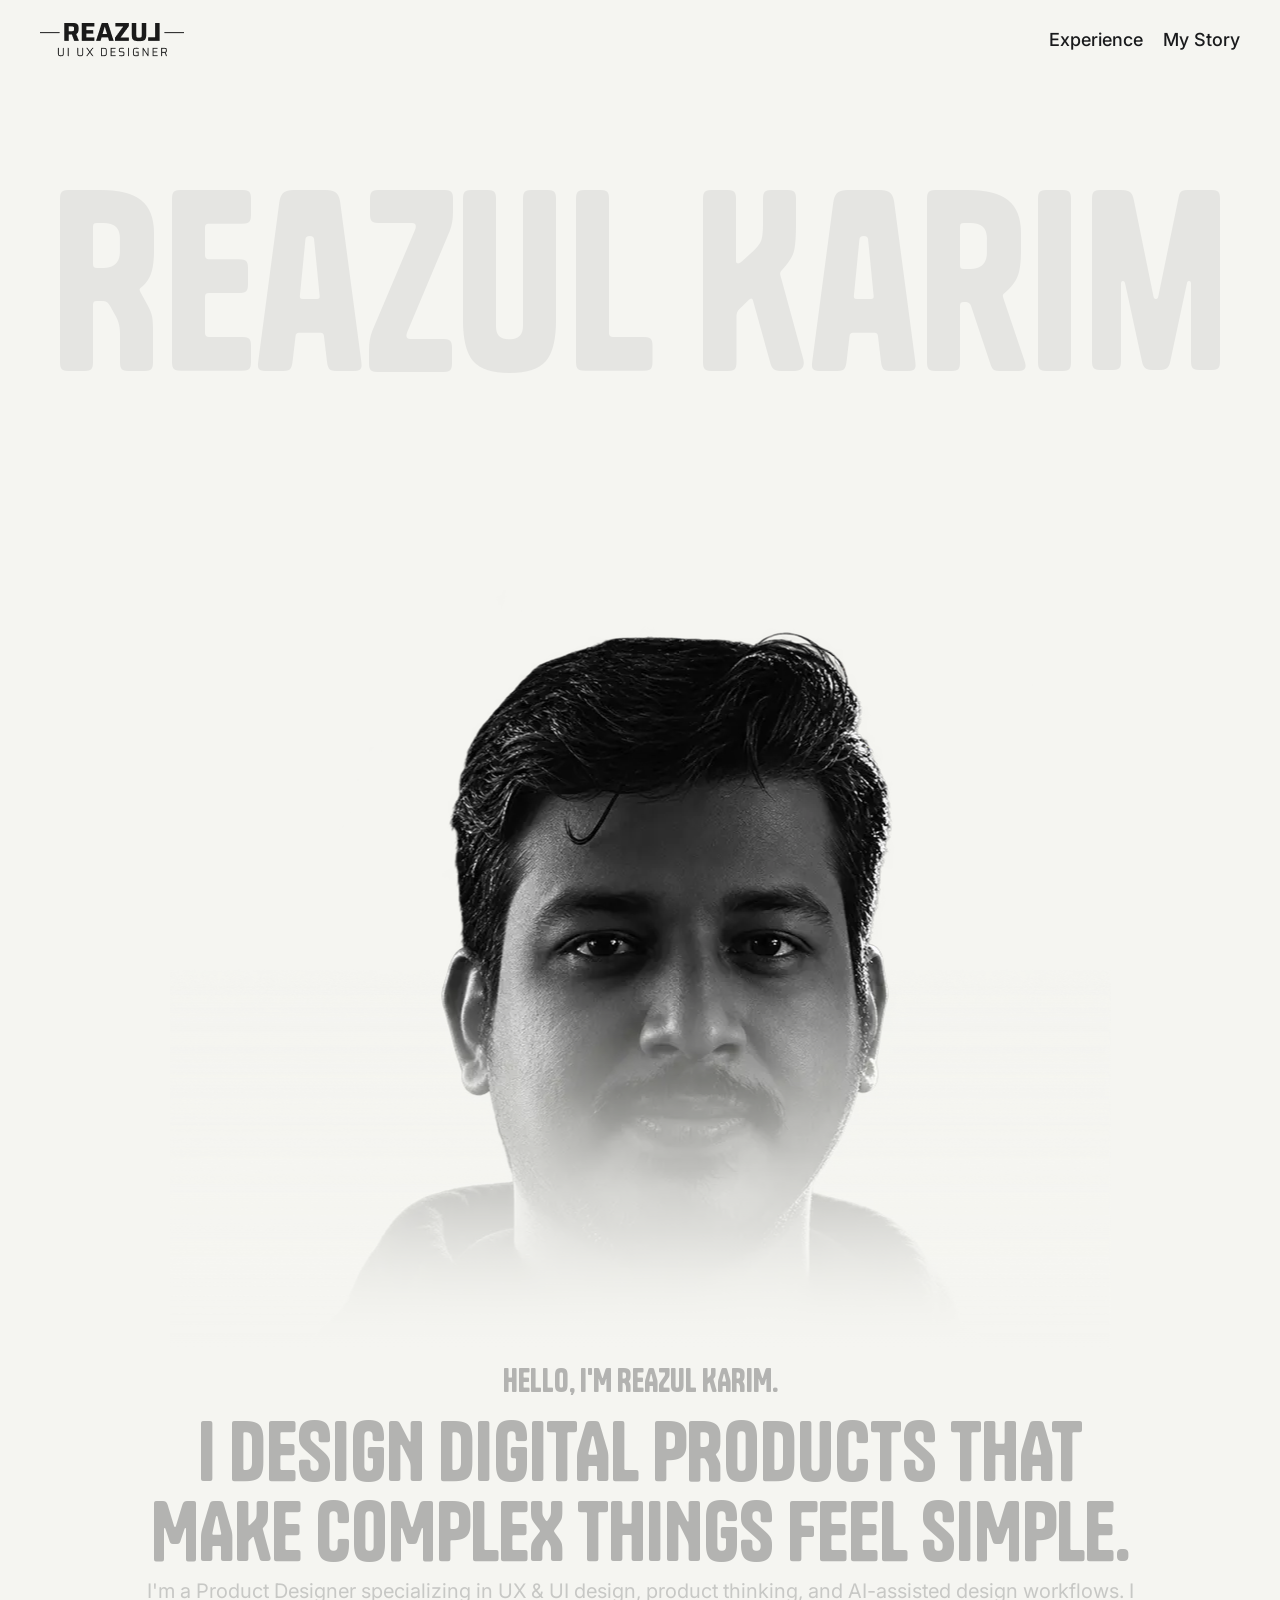
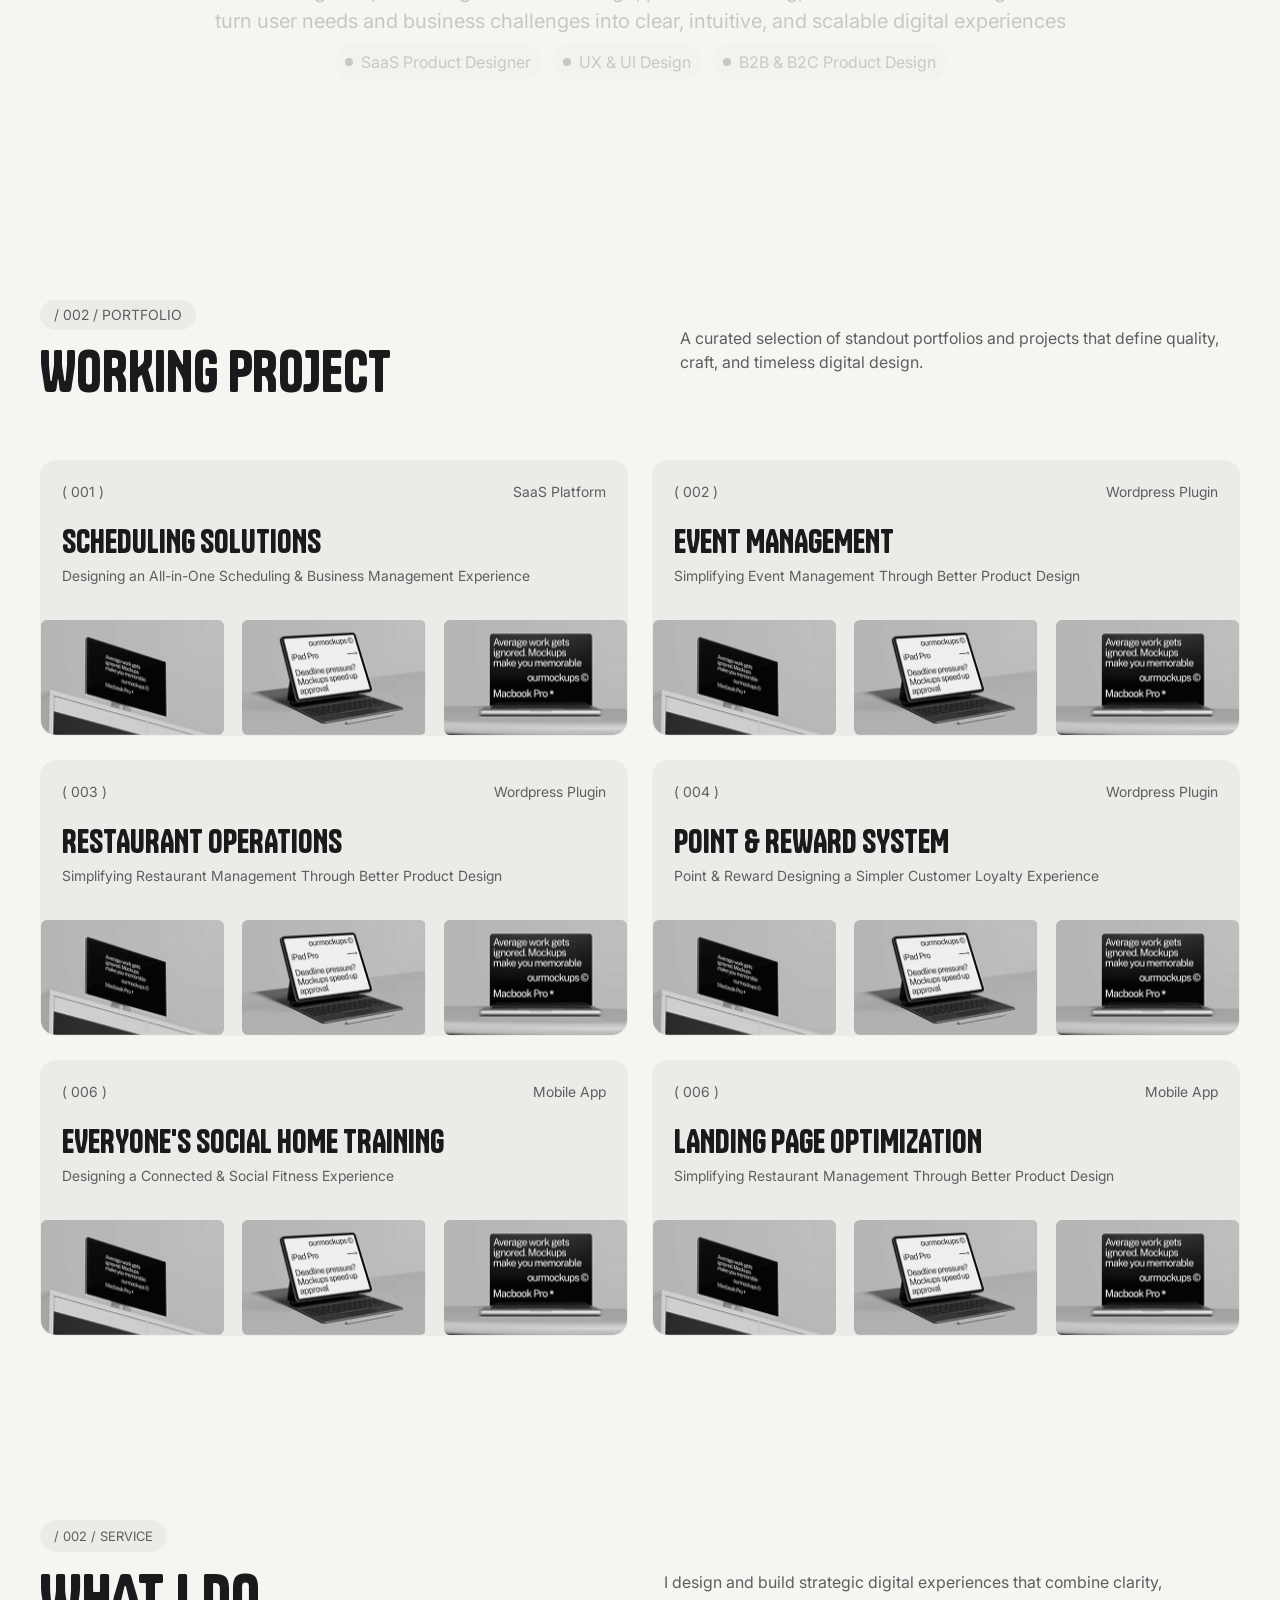
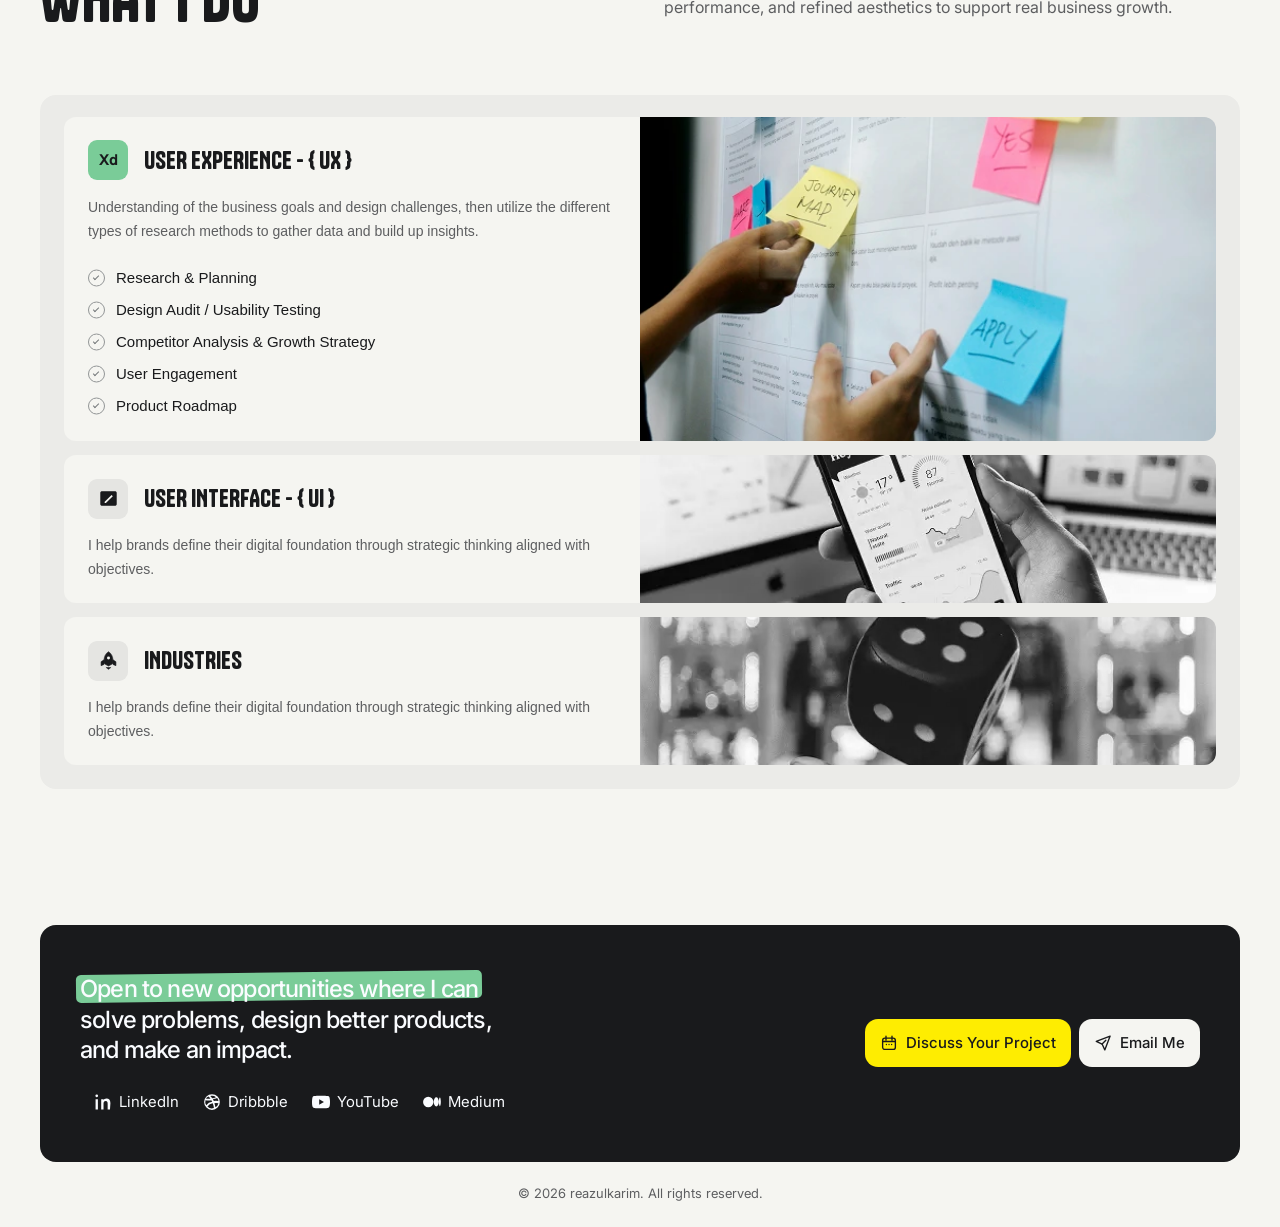
<file: index.html>
<!doctype html>
<html lang="en">
<head>
    <meta charset="utf-8">
    <meta name="viewport" content="width=device-width, initial-scale=1">
    <meta name="theme-color" content="#F5F5F1">
    <title>Reazul Karim | Product Designer | UI UX Designer</title>
    <meta name="description" content="Explore the portfolio of Reazul Karim, a Senior Product Designer specializing in UX/UI, design systems, product thinking, and AI-assisted design workflows.">
    <meta name="keywords" content="Reazul Karim, Product Designer, UX Design, UI Design, Design Systems, Product Thinking, AI-assisted Design Workflows">
    <meta name="author" content="Reazul Karim">
    <meta name="image" content="images/meta_descriptions_image.png">   
    <link rel="icon" type="image/png" href="images/favicon_dark.png">
    <link rel="stylesheet" href="css/style.css">
    <script src="script/main.js" defer></script>
</head>
<body>
    <div class="site-preloader" id="site-preloader" role="status" aria-label="Loading website">
        <div class="site-preloader__inner">
            <div class="site-preloader__services" aria-hidden="true">
                <span class="site-preloader__service">Product Design</span>
                <span class="site-preloader__service">UI UX Design</span>
                <span class="site-preloader__service">AI Automation</span>
            </div>
            <p class="site-preloader__url" aria-hidden="true">www.helloreazul.com</p>
        </div>
    </div>
    <header class="site-header">
        <nav class="navbar container" aria-label="Main navigation">
            <a class="navbar__brand" href="index.html" aria-label="Reazul — Home">
                <img
                    class="navbar__logo"
                    src="images/logo_reazul.png"
                    alt="Reazul — UI UX Designer"
                    width="144"
                    height="34"
                >
            </a>

            <ul class="navbar__menu">
                <li class="navbar__item">
                    <a class="navbar__link" href="experience.html">Experience</a>
                </li>
                <li class="navbar__item">
                    <a class="navbar__link" href="mystory.html">My Story</a>
                </li>
            </ul>
        </nav>
    </header>

    <main>
        <section class="hero-section" aria-labelledby="hero-title">
            <div class="hero-section__visual" aria-hidden="true">
                <p class="hero-section__backdrop-name">Reazul Karim</p>
                <div class="hero-section__portrait">
                    <img
                        class="hero-section__portrait-image"
                        src="images/main_image.webp"
                        alt=""
                        width="941"
                        height="760"
                        fetchpriority="high"
                    >
                    <span class="hero-section__portrait-fade"></span>
                </div>
            </div>

            <div class="hero-section__content container">
                <p class="hero-section__greeting">Hello, I'm Reazul Karim.</p>

                <h1 class="hero-section__title" id="hero-title">
                    I design digital products that make complex things feel simple.
                </h1>

                <p class="hero-section__description">
                    I'm a Product Designer specializing in UX &amp; UI design, product thinking,
                    and AI-assisted design workflows. I turn user needs and business challenges
                    into clear, intuitive, and scalable digital experiences
                </p>

                <ul class="hero-section__tags" aria-label="Areas of expertise">
                    <li class="hero-section__tag">
                        <span class="hero-section__tag-dot" aria-hidden="true"></span>
                        <span>SaaS Product Designer</span>
                    </li>
                    <li class="hero-section__tag">
                        <span class="hero-section__tag-dot" aria-hidden="true"></span>
                        <span>UX &amp; UI Design</span>
                    </li>
                    <li class="hero-section__tag">
                        <span class="hero-section__tag-dot" aria-hidden="true"></span>
                        <span>B2B &amp; B2C Product Design</span>
                    </li>
                </ul>
            </div>
        </section>
    
        <section class="projects-section" id="projects" aria-labelledby="projects-title">
            <div class="projects-section__container container">
                <header class="projects-section__header">
                    <div class="projects-section__heading-group">
                        <p class="projects-section__eyebrow">/ 002 / Portfolio</p>
                        <h2 class="projects-section__title" id="projects-title">Working Project</h2>
                    </div>
                    <p class="projects-section__intro">
                        A curated selection of standout portfolios and projects that define quality,
                        craft, and timeless digital design.
                    </p>
                </header>

                <div class="projects-grid">
                    <a class="project-card" href="project/timetics.html" aria-label="View Scheduling Solutions project">
                        <div class="project-card__content">
                            <div class="project-card__meta">
                                <span>( 001 )</span>
                                <span>SaaS Platform</span>
                            </div>
                            <h3 class="project-card__title">Scheduling Solutions</h3>
                            <p class="project-card__description">Designing an All-in-One Scheduling &amp; Business Management Experience</p>
                        </div>
                        <div class="project-card__gallery" aria-label="Project image previews">
                            <div class="project-card__track">

                            <div class="project-card__slide is-active">
                                <img src="images/project-previews/studio-display.png" alt="Studio display interface mockup" loading="lazy">
                            </div>
                            <div class="project-card__slide">
                                <img src="images/project-previews/ipad.png" alt="Tablet interface mockup" loading="lazy">
                            </div>
                            <div class="project-card__slide">
                                <img src="images/project-previews/macbook.png" alt="Laptop interface mockup" loading="lazy">
                            </div>
                        
                            </div>
                        </div>
                    </a>

                    <a class="project-card" href="project/eventin.html" aria-label="View Event Management project">
                        <div class="project-card__content">
                            <div class="project-card__meta">
                                <span>( 002 )</span>
                                <span>Wordpress Plugin</span>
                            </div>
                            <h3 class="project-card__title">Event Management</h3>
                            <p class="project-card__description">Simplifying Event Management Through Better Product Design</p>
                        </div>
                        <div class="project-card__gallery" aria-label="Project image previews">
                            <div class="project-card__track">

                            <div class="project-card__slide is-active">
                                <img src="images/project-previews/studio-display.png" alt="Studio display interface mockup" loading="lazy">
                            </div>
                            <div class="project-card__slide">
                                <img src="images/project-previews/ipad.png" alt="Tablet interface mockup" loading="lazy">
                            </div>
                            <div class="project-card__slide">
                                <img src="images/project-previews/macbook.png" alt="Laptop interface mockup" loading="lazy">
                            </div>
                        
                            </div>
                        </div>
                    </a>

                    <a class="project-card" href="project/wpcafe.html" aria-label="View Restaurant Operations project">
                        <div class="project-card__content">
                            <div class="project-card__meta">
                                <span>( 003 )</span>
                                <span>Wordpress Plugin</span>
                            </div>
                            <h3 class="project-card__title">Restaurant Operations</h3>
                            <p class="project-card__description">Simplifying Restaurant Management Through Better Product Design</p>
                        </div>
                        <div class="project-card__gallery" aria-label="Project image previews">
                            <div class="project-card__track">

                            <div class="project-card__slide is-active">
                                <img src="images/project-previews/studio-display.png" alt="Studio display interface mockup" loading="lazy">
                            </div>
                            <div class="project-card__slide">
                                <img src="images/project-previews/ipad.png" alt="Tablet interface mockup" loading="lazy">
                            </div>
                            <div class="project-card__slide">
                                <img src="images/project-previews/macbook.png" alt="Laptop interface mockup" loading="lazy">
                            </div>
                        
                            </div>
                        </div>
                    </a>

                    <a class="project-card" href="project/pointics.html" aria-label="View Point and Reward System project">
                        <div class="project-card__content">
                            <div class="project-card__meta">
                                <span>( 004 )</span>
                                <span>Wordpress Plugin</span>
                            </div>
                            <h3 class="project-card__title">Point &amp; Reward System</h3>
                            <p class="project-card__description">Point &amp; Reward Designing a Simpler Customer Loyalty Experience</p>
                        </div>
                        <div class="project-card__gallery" aria-label="Project image previews">
                            <div class="project-card__track">

                            <div class="project-card__slide is-active">
                                <img src="images/project-previews/studio-display.png" alt="Studio display interface mockup" loading="lazy">
                            </div>
                            <div class="project-card__slide">
                                <img src="images/project-previews/ipad.png" alt="Tablet interface mockup" loading="lazy">
                            </div>
                            <div class="project-card__slide">
                                <img src="images/project-previews/macbook.png" alt="Laptop interface mockup" loading="lazy">
                            </div>
                        
                            </div>
                        </div>
                    </a>

                    <a class="project-card" href="project/social-fitness.html" aria-label="View Everyone's Social Home Training project">
                        <div class="project-card__content">
                            <div class="project-card__meta">
                                <span>( 006 )</span>
                                <span>Mobile App</span>
                            </div>
                            <h3 class="project-card__title">Everyone's Social Home Training</h3>
                            <p class="project-card__description">Designing a Connected &amp; Social Fitness Experience</p>
                        </div>
                        <div class="project-card__gallery" aria-label="Project image previews">
                            <div class="project-card__track">

                            <div class="project-card__slide is-active">
                                <img src="images/project-previews/studio-display.png" alt="Studio display interface mockup" loading="lazy">
                            </div>
                            <div class="project-card__slide">
                                <img src="images/project-previews/ipad.png" alt="Tablet interface mockup" loading="lazy">
                            </div>
                            <div class="project-card__slide">
                                <img src="images/project-previews/macbook.png" alt="Laptop interface mockup" loading="lazy">
                            </div>
                        
                            </div>
                        </div>
                    </a>

                    <a class="project-card" href="project/eventin-optimization.html" aria-label="View Landing Page Optimization project">
                        <div class="project-card__content">
                            <div class="project-card__meta">
                                <span>( 006 )</span>
                                <span>Mobile App</span>
                            </div>
                            <h3 class="project-card__title">Landing Page Optimization</h3>
                            <p class="project-card__description">Simplifying Restaurant Management Through Better Product Design</p>
                        </div>
                        <div class="project-card__gallery" aria-label="Project image previews">
                            <div class="project-card__track">

                            <div class="project-card__slide is-active">
                                <img src="images/project-previews/studio-display.png" alt="Studio display interface mockup" loading="lazy">
                            </div>
                            <div class="project-card__slide">
                                <img src="images/project-previews/ipad.png" alt="Tablet interface mockup" loading="lazy">
                            </div>
                            <div class="project-card__slide">
                                <img src="images/project-previews/macbook.png" alt="Laptop interface mockup" loading="lazy">
                            </div>
                        
                            </div>
                        </div>
                    </a>
                </div>
            </div>
        </section>


        <section class="services-section" id="services" aria-labelledby="services-title">
            <div class="services-section__container container">
                <header class="services-section__header">
                    <div class="services-section__heading-group">
                        <p class="services-section__eyebrow">/ 002 / Service</p>
                        <h2 class="services-section__title" id="services-title">What I Do</h2>
                    </div>
                    <p class="services-section__intro">
                        I design and build strategic digital experiences that combine clarity,
                        performance, and refined aesthetics to support real business growth.
                    </p>
                </header>

                <div class="services-accordion" data-service-accordion>
                    <article class="service-item is-expanded">
                        <button class="service-item__toggle" type="button"
                            id="service-ux-trigger" aria-expanded="true"
                            aria-controls="service-ux-panel">
                            <span class="service-item__copy">
                                <span class="service-item__heading">
                                    <span class="service-item__icon service-item__icon--xd" aria-hidden="true">Xd</span>
                                    <span class="service-item__title">User Experience - { UX }</span>
                                </span>
                                <span class="service-item__description">
                                    Understanding of the business goals and design challenges, then utilize the
                                    different types of research methods to gather data and build up insights.
                                </span>
                                <span class="service-item__details" id="service-ux-panel" role="region"
                                    aria-labelledby="service-ux-trigger">
                                    <span class="service-item__detail">Research &amp; Planning</span>
                                    <span class="service-item__detail">Design Audit / Usability Testing</span>
                                    <span class="service-item__detail">Competitor Analysis &amp; Growth Strategy</span>
                                    <span class="service-item__detail">User Engagement</span>
                                    <span class="service-item__detail">Product Roadmap</span>
                                </span>
                            </span>
                            <span class="service-item__media">
                                <img src="images/services/user-experience.webp"
                                    alt="Hands-on user journey mapping and UX research workshop" loading="lazy">
                            </span>
                        </button>
                    </article>

                    <article class="service-item">
                        <button class="service-item__toggle" type="button"
                            id="service-ui-trigger" aria-expanded="false"
                            aria-controls="service-ui-panel">
                            <span class="service-item__copy">
                                <span class="service-item__heading">
                                    <span class="service-item__icon service-item__icon--ui" aria-hidden="true">
                                        <svg viewBox="0 0 24 24" focusable="false">
                                            <path d="M5 4.75h14A1.25 1.25 0 0 1 20.25 6v12A1.25 1.25 0 0 1 19 19.25H5A1.25 1.25 0 0 1 3.75 18V6A1.25 1.25 0 0 1 5 4.75Z"/>
                                            <path class="service-item__icon-mark" d="m8 15.5 7.2-7.2 1.3 1.3-7.2 7.2H8v-1.3Z"/>
                                        </svg>
                                    </span>
                                    <span class="service-item__title">User Interface - { UI }</span>
                                </span>
                                <span class="service-item__description">
                                    I help brands define their digital foundation through strategic thinking aligned
                                    with objectives.
                                </span>
                                <span class="service-item__details" id="service-ui-panel" role="region"
                                    aria-labelledby="service-ui-trigger" aria-hidden="true">
                                    <span class="service-item__detail">Design Thinking</span>
                                    <span class="service-item__detail">Interaction Design</span>
                                    <span class="service-item__detail">Digital Prototyping</span>
                                    <span class="service-item__detail">User Engagement</span>
                                    <span class="service-item__detail">Product Roadmap</span>
                                </span>
                            </span>
                            <span class="service-item__media">
                                <img src="images/services/user-interface.webp"
                                    alt="Mobile application interface displayed on a smartphone" loading="lazy">
                            </span>
                        </button>
                    </article>

                    <article class="service-item">
                        <button class="service-item__toggle" type="button"
                            id="service-industries-trigger" aria-expanded="false"
                            aria-controls="service-industries-panel">
                            <span class="service-item__copy">
                                <span class="service-item__heading">
                                    <span class="service-item__icon service-item__icon--industry" aria-hidden="true">
                                        <svg viewBox="0 0 24 24" focusable="false">
                                            <path d="M12 2.75c-3.1 2.1-4.65 5.2-4.65 9.3v3.2l4.65 2.5 4.65-2.5v-3.2c0-4.1-1.55-7.2-4.65-9.3Z"/>
                                            <path d="m7.35 11.2-3.1 2.1v4.1l3.1-1.3m9.3-4.9 3.1 2.1v4.1l-3.1-1.3M9.3 19.1l2.7 2.15 2.7-2.15" />
                                            <circle cx="12" cy="9.4" r="1.55" class="service-item__icon-cutout"/>
                                        </svg>
                                    </span>
                                    <span class="service-item__title">Industries</span>
                                </span>
                                <span class="service-item__description">
                                    I help brands define their digital foundation through strategic thinking aligned
                                    with objectives.
                                </span>
                                <span class="service-item__details" id="service-industries-panel" role="region"
                                    aria-labelledby="service-industries-trigger" aria-hidden="true">
                                    <span class="service-item__detail">B2B, B2C, B2G Industry</span>
                                    <span class="service-item__detail">E-commerce</span>
                                    <span class="service-item__detail">Real Estate &amp; Construction</span>
                                    <span class="service-item__detail">Finance &amp; Banking</span>
                                    <span class="service-item__detail">Medical &amp; Finance</span>
                                </span>
                            </span>
                            <span class="service-item__media">
                                <img src="images/services/industries.webp"
                                    alt="A dice representing different business industries and opportunities" loading="lazy">
                            </span>
                        </button>
                    </article>
                </div>
            </div>
        </section>

    </main>


        <footer class="site-footer" id="contact" aria-labelledby="footer-title">
            <div class="site-footer__container container">
                <div class="site-footer__panel">
                    <div class="site-footer__main">
                        <h2 class="site-footer__message" id="footer-title">
                            <span class="site-footer__highlight-wrap">
                                <span class="site-footer__highlight">Open to new opportunities where I can</span>
                            </span>
                            <span class="site-footer__message-line">solve problems, design better products,</span>
                            <span class="site-footer__message-line">and make an impact.</span>
                        </h2>

                        <nav class="site-footer__socials" aria-label="Social links">
                            <a class="site-footer__social-link" href="https://www.linkedin.com/" target="_blank" rel="noopener noreferrer" aria-label="LinkedIn">
                                <svg viewBox="0 0 24 24" aria-hidden="true"><path d="M5.2 8.4H2.1V22h3.1V8.4ZM3.65 2a1.8 1.8 0 1 0 0 3.6 1.8 1.8 0 0 0 0-3.6ZM21.9 13.2c0-4.1-2.2-6-5.1-6-2.4 0-3.5 1.3-4.1 2.2V8.4H9.6V22h3.1v-7.5c0-2 .4-3.9 2.9-3.9s2.6 2.3 2.6 4V22h3.1l.6-8.8Z"/></svg>
                                <span>LinkedIn</span>
                            </a>
                            <a class="site-footer__social-link site-footer__social-link--dribbble" href="https://dribbble.com/" target="_blank" rel="noopener noreferrer" aria-label="Dribbble">
                                <svg viewBox="0 0 24 24" aria-hidden="true"><path d="M12 1.5a10.5 10.5 0 1 0 0 21 10.5 10.5 0 0 0 0-21Zm6.9 5.1a8.2 8.2 0 0 1 1.7 4.1 19.2 19.2 0 0 0-6.2-.1 26 26 0 0 0-1.2-2.5 17.2 17.2 0 0 0 5.7-1.5ZM12 3.7a8.3 8.3 0 0 1 5.3 1.9 14.8 14.8 0 0 1-5.1 1.3 36.7 36.7 0 0 0-2.5-3 8.1 8.1 0 0 1 2.3-.2ZM7.5 4.8a31 31 0 0 1 2.4 2.8 25 25 0 0 1-6.2-.2 8.4 8.4 0 0 1 3.8-2.6ZM3.3 9.5c2.4.4 5.1.5 7.8.1.4.7.8 1.4 1.1 2.1a12.4 12.4 0 0 0-7.9 4.5 8.2 8.2 0 0 1-1-6.7Zm2.6 8.5a10.3 10.3 0 0 1 7.1-4.2 26 26 0 0 1 1.5 6.2 8.2 8.2 0 0 1-8.6-2Zm10.7 1.1a29.4 29.4 0 0 0-1.4-5.6 16.9 16.9 0 0 1 5.4.2 8.4 8.4 0 0 1-4 5.4Z"/></svg>
                                <span>Dribbble</span>
                            </a>
                            <a class="site-footer__social-link" href="https://www.youtube.com/" target="_blank" rel="noopener noreferrer" aria-label="YouTube">
                                <svg viewBox="0 0 24 24" aria-hidden="true"><path d="M23.5 6.2a3 3 0 0 0-2.1-2.1C19.5 3.6 12 3.6 12 3.6s-7.5 0-9.4.5A3 3 0 0 0 .5 6.2 31 31 0 0 0 0 12a31 31 0 0 0 .5 5.8 3 3 0 0 0 2.1 2.1c1.9.5 9.4.5 9.4.5s7.5 0 9.4-.5a3 3 0 0 0 2.1-2.1A31 31 0 0 0 24 12a31 31 0 0 0-.5-5.8ZM9.6 15.8V8.2l6.3 3.8-6.3 3.8Z"/></svg>
                                <span>YouTube</span>
                            </a>
                            <a class="site-footer__social-link" href="https://medium.com/" target="_blank" rel="noopener noreferrer" aria-label="Medium">
                                <svg viewBox="0 0 24 24" aria-hidden="true"><path d="M7 5.1a6.9 6.9 0 1 0 0 13.8A6.9 6.9 0 0 0 7 5.1Zm10.7.4c-1.9 0-3.4 2.8-3.4 6.3s1.5 6.3 3.4 6.3 3.4-2.8 3.4-6.3-1.5-6.3-3.4-6.3ZM22.5 6c-.7 0-1.3 2.6-1.3 5.8s.6 5.8 1.3 5.8 1.3-2.6 1.3-5.8S23.2 6 22.5 6Z"/></svg>
                                <span>Medium</span>
                            </a>
                        </nav>
                    </div>

                    <div class="site-footer__actions">
                        <button class="site-footer__button site-footer__button--primary" type="button" data-open-booking aria-haspopup="dialog" aria-controls="booking-modal">
                            <svg viewBox="0 0 24 24" aria-hidden="true"><rect x="3.5" y="5.5" width="17" height="15" rx="3"/><path d="M8 3v5m8-5v5M3.5 10h17"/><path d="M8.5 14h.01m3.5 0h.01m3.5 0h.01"/></svg>
                            <span>Discuss Your Project</span>
                        </button>
                        <a class="site-footer__button site-footer__button--secondary" href="mailto:" aria-label="Email me">
                            <svg viewBox="0 0 24 24" aria-hidden="true"><path d="m21.5 2.8-7.1 18.4-3.6-7.8-7.8-3.6 18.5-7Z"/><path d="m10.8 13.4 5-5"/></svg>
                            <span>Email Me</span>
                        </a>
                    </div>
                </div>
                <p class="site-footer__copyright">© 2026 reazulkarim. All rights reserved.</p>
            </div>
        </footer>

        <dialog class="booking-modal" id="booking-modal" aria-labelledby="booking-modal-title">
            <div class="booking-modal__panel">
                <div class="booking-modal__header">
                    <div>
                        <p class="booking-modal__eyebrow">LET'S CONNECT</p>
                        <h2 class="booking-modal__title" id="booking-modal-title">Discuss Your Project</h2>
                    </div>
                    <button class="booking-modal__close" type="button" data-close-booking aria-label="Close booking window">
                        <svg viewBox="0 0 24 24" aria-hidden="true"><path d="m6 6 12 12M18 6 6 18"/></svg>
                    </button>
                </div>
                <div class="booking-modal__content">
                    <div class="timetics-inline-embed" data-url="https://app.timetics.ai/helloreazul/book-a-meeting-with-reazul/embed?bc=%23FFFFFF&tc=%2371717A&bndc=%233B82F6" defaultHeight="500px"></div>
<script type="text/javascript" src="https://app.timetics.ai/script/embed.js" async></script>
                    <a class="booking-modal__fallback-link" href="https://app.timetics.ai/helloreazul/book-a-meeting-with-reazul" target="_blank" rel="noopener noreferrer">Having trouble viewing the booking form? Open it in a new tab <span aria-hidden="true">↗</span></a>
                </div>
            </div>
        </dialog>


</body>
</html>
</file>
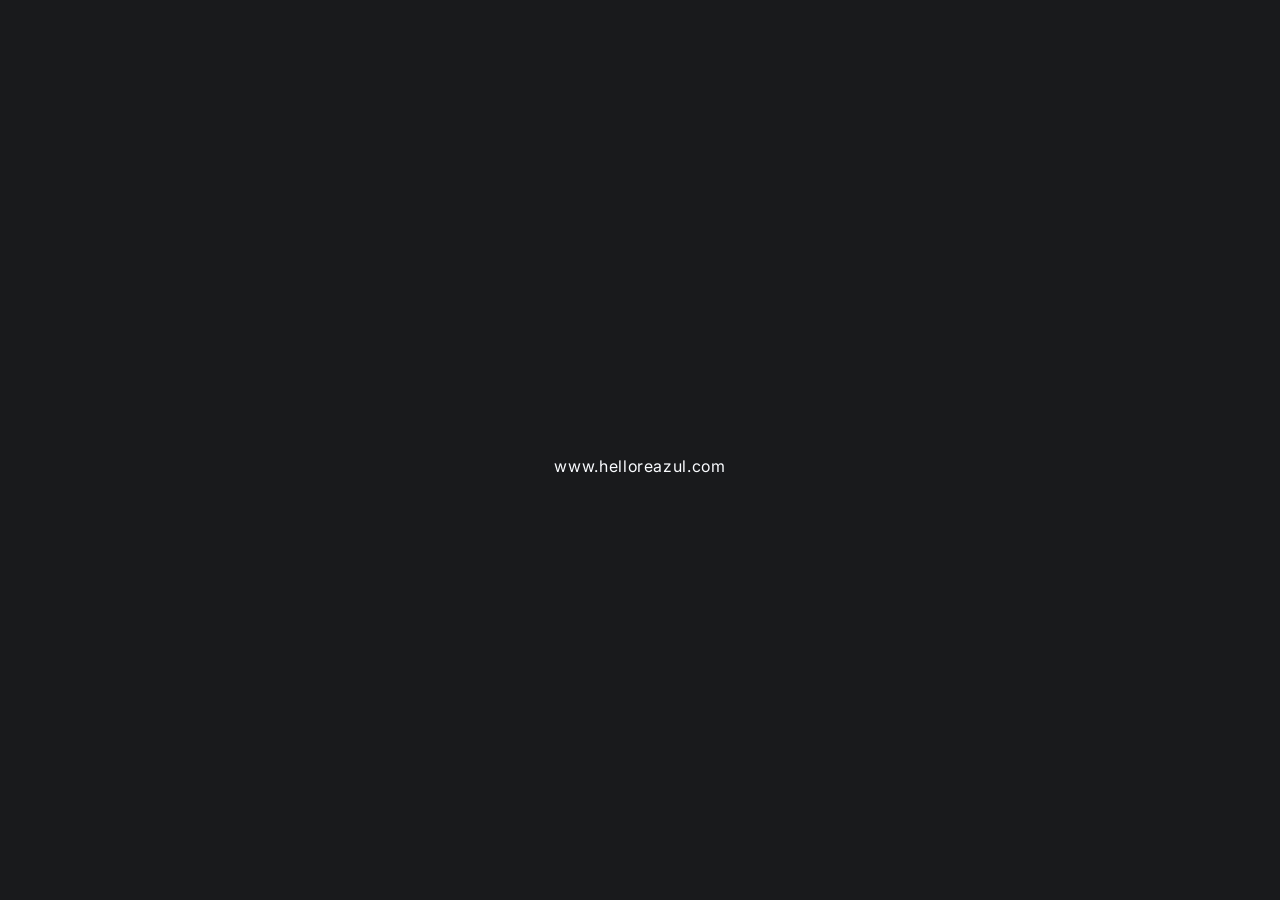
<file: mystory.html>
<!doctype html>
<html lang="en">
<head>
    <meta charset="utf-8">
    <meta name="viewport" content="width=device-width, initial-scale=1">
    <meta name="theme-color" content="#F5F5F1">
    <title>My Story | Reazul Karim — Product Designer</title>
    <meta name="description" content="Get to know Reazul Karim, a Product Designer focused on user-centered thinking, product strategy, and thoughtful digital experiences.">
    <meta name="author" content="Reazul Karim">
    <link rel="icon" type="image/png" href="images/favicon_dark.png">
    <link rel="stylesheet" href="css/style.css">
    <script src="script/main.js" defer></script>
</head>
<body class="mystory-page">
    <div class="site-preloader" id="site-preloader" role="status" aria-label="Loading website">
        <div class="site-preloader__inner">
            <div class="site-preloader__services" aria-hidden="true">
                <span class="site-preloader__service">Product Design</span>
                <span class="site-preloader__service">UI UX Design</span>
                <span class="site-preloader__service">AI Automation</span>
            </div>
            <p class="site-preloader__url" aria-hidden="true">www.helloreazul.com</p>
        </div>
    </div>

    <header class="site-header">
        <nav class="navbar container" aria-label="Main navigation">
            <a class="navbar__brand" href="index.html" aria-label="Reazul — Home">
                <img class="navbar__logo" src="images/logo_reazul.png" alt="Reazul — UI UX Designer" width="144" height="34">
            </a>
            <ul class="navbar__menu">
                <li class="navbar__item"><a class="navbar__link" href="experience.html">Experience</a></li>
                <li class="navbar__item"><a class="navbar__link" href="mystory.html" aria-current="page">My Story</a></li>
            </ul>
        </nav>
    </header>

    <main class="mystory-main">
        <div class="mystory-layout container">
            <aside class="mystory-profile" aria-label="Reazul Karim profile">
                <div class="mystory-profile__portrait-wrap">
                    <img class="mystory-profile__portrait" src="images/reazulkarim.webp" alt="Portrait of Reazul Karim" width="336" height="336">
                </div>
                <div class="mystory-profile__details">
                    <h1 class="mystory-profile__name">Reazul Karim</h1>
                    <p class="mystory-profile__description">A Product Designer who has design ne innovative solution</p>
                    <nav class="mystory-socials" aria-label="Social and professional links">
                        <a class="mystory-social" href="https://drive.google.com/file/d/1j3QwhcSVLlYdKYgDthJLpS2t5wWFf8ce/view" target="_blank" rel="noopener noreferrer" aria-label="Download My Resume" data-tooltip="Download My Resume">
                            <svg viewBox="0 0 24 24" aria-hidden="true"><path d="M12 3v11m0 0 4-4m-4 4-4-4M5 17v3h14v-3"/></svg>
                        </a>
                        <a class="mystory-social" href="https://www.linkedin.com/in/helloreazul/" target="_blank" rel="noopener noreferrer" aria-label="Connect on LinkedIn" data-tooltip="Connect on LinkedIn">
                            <svg viewBox="0 0 24 24" aria-hidden="true"><path d="M5.2 8.4H2.1V22h3.1V8.4ZM3.65 2a1.8 1.8 0 1 0 0 3.6 1.8 1.8 0 0 0 0-3.6ZM21.9 13.2c0-4.1-2.2-6-5.1-6-2.4 0-3.5 1.3-4.1 2.2V8.4H9.6V22h3.1v-7.5c0-2 .4-3.9 2.9-3.9s2.6 2.3 2.6 4V22h3.1l.6-8.8Z"/></svg>
                        </a>
                        <a class="mystory-social" href="https://x.com/helloreazul" target="_blank" rel="noopener noreferrer" aria-label="Use the provided X profile" data-tooltip="Use the provided X profile">
                            <svg viewBox="0 0 24 24" aria-hidden="true"><path d="M18.9 2H22l-6.8 7.8L23.2 22h-6.3L12 14.6 5.6 22H2.4l7.3-8.4L1.9 2h6.5l4.5 6.7L18.9 2Zm-1.1 18h1.7L7.4 3.9H5.6L17.8 20Z"/></svg>
                        </a>
                        <a class="mystory-social" href="https://www.facebook.com/helloreazul/" target="_blank" rel="noopener noreferrer" aria-label="Use the provided Facebook profile" data-tooltip="Use the provided Facebook profile">
                            <svg viewBox="0 0 24 24" aria-hidden="true"><path d="M13.5 22v-9h3l.5-3.5h-3.5V7.3c0-1 .3-1.7 1.8-1.7h1.9V2.5c-.9-.1-1.8-.2-2.7-.2-2.7 0-4.6 1.6-4.6 4.7v2.5H7v3.5h2.9v9h3.6Z"/></svg>
                        </a>
                        <a class="mystory-social" href="https://dribbble.com/helloreazul/" target="_blank" rel="noopener noreferrer" aria-label="Explore My Dribbble" data-tooltip="Explore My Dribbble">
                            <svg viewBox="0 0 24 24" aria-hidden="true"><path d="M12 1.5a10.5 10.5 0 1 0 0 21 10.5 10.5 0 0 0 0-21Zm6.9 5.1a8.2 8.2 0 0 1 1.7 4.1 19.2 19.2 0 0 0-6.2-.1 26 26 0 0 0-1.2-2.5 17.2 17.2 0 0 0 5.7-1.5ZM12 3.7a8.3 8.3 0 0 1 5.3 1.9 14.8 14.8 0 0 1-5.1 1.3 36.7 36.7 0 0 0-2.5-3 8.1 8.1 0 0 1 2.3-.2ZM7.5 4.8a31 31 0 0 1 2.4 2.8 25 25 0 0 1-6.2-.2 8.4 8.4 0 0 1 3.8-2.6ZM3.3 9.5c2.4.4 5.1.5 7.8.1.4.7.8 1.4 1.1 2.1a12.4 12.4 0 0 0-7.9 4.5 8.2 8.2 0 0 1-1-6.7Zm2.6 8.5a10.3 10.3 0 0 1 7.1-4.2 26 26 0 0 1 1.5 6.2 8.2 8.2 0 0 1-8.6-2Zm10.7 1.1a29.4 29.4 0 0 0-1.4-5.6 16.9 16.9 0 0 1 5.4.2 8.4 8.4 0 0 1-4 5.4Z"/></svg>
                        </a>
                        <span class="mystory-social mystory-social--unavailable" tabindex="0" role="img" aria-label="Explore My Figma — profile link not found in the project" data-tooltip="Explore My Figma">
                            <svg viewBox="0 0 24 24" aria-hidden="true"><path d="M8 2h8a4 4 0 0 1 0 8h-4a4 4 0 0 1 0 8h-4a4 4 0 0 1 0-8h4a4 4 0 0 1 0-8Zm0 0a4 4 0 0 0 0 8h4V2H8Zm8 8a4 4 0 1 0 0 8 4 4 0 0 0 0-8Zm-8 8a4 4 0 0 0 0 8h4v-8H8Z"/></svg>
                        </span>
                        <a class="mystory-social" href="https://helloreazul.medium.com/" target="_blank" rel="noopener noreferrer" aria-label="Medium Articles" data-tooltip="Medium Articles">
                            <svg viewBox="0 0 24 24" aria-hidden="true"><path d="M7 5.1a6.9 6.9 0 1 0 0 13.8A6.9 6.9 0 0 0 7 5.1Zm10.7.4c-1.9 0-3.4 2.8-3.4 6.3s1.5 6.3 3.4 6.3 3.4-2.8 3.4-6.3-1.5-6.3-3.4-6.3ZM22.5 6c-.7 0-1.3 2.6-1.3 5.8s.6 5.8 1.3 5.8 1.3-2.6 1.3-5.8S23.2 6 22.5 6Z"/></svg>
                        </a>
                    </nav>
                </div>
            </aside>

            <div class="mystory-content" id="mystory-content" tabindex="0" aria-label="My Story content">
                <section class="mystory-section mystory-intro" aria-labelledby="mystory-intro-title">
                    <h2 class="mystory-heading" id="mystory-intro-title">Design with purpose. Build with clarity.</h2>
                    <div class="mystory-copy">
                        <p>I turn complex problems into simple, meaningful digital experiences. I combine user needs, thoughtful design, and business goals to create products that are intuitive and easy to use.</p>
                        <p class="mystory-copy__lead">Hey, I’m Reazul Karim</p>
                        <p>I’m a Product Designer with 5 years of experience creating user-friendly digital products. I enjoy solving problems, exploring ideas, &amp; turning them into experiences people love to use.</p>
                    </div>
                </section>

                <section class="mystory-section" aria-labelledby="mystory-experience-title">
                    <h2 class="mystory-heading" id="mystory-experience-title">Experience</h2>
                    <div class="mystory-timeline">
                        <article class="mystory-timeline__item"><p class="mystory-timeline__date">2023 — Running</p><div><h3>Senior Product Designer at Arraytice</h3><p>Software Development</p></div></article>
                        <article class="mystory-timeline__item"><p class="mystory-timeline__date">2021 — 2023</p><div><h3>Senior UIUX Designer at Pixency</h3><p>Design Agency</p></div></article>
                        <article class="mystory-timeline__item"><p class="mystory-timeline__date">2021 — 2023</p><div><h3>Project Instructor at LEDP and LICT</h3><p>Bangladesh Govt. Project</p></div></article>
                        <article class="mystory-timeline__item"><p class="mystory-timeline__date">2021 — 2023</p><div><h3>Software QA Engineer at Isoft</h3><p>Software Development</p></div></article>
                    </div>
                </section>

                <section class="mystory-section" aria-labelledby="mystory-bring-title">
                    <h2 class="mystory-heading" id="mystory-bring-title">What I Bring to a Product</h2>
                    <div class="mystory-copy mystory-process">
                        <p>I believe good product design starts with understanding the problem and exploring practical solutions. I follow a structured design process, combining research, strategy, creativity, and collaboration to create intuitive experiences that solve real problems.</p>
                        <ol>
                            <li><strong>Research &amp; Discovery</strong> <span>(Discover)</span></li>
                        </ol><p>Understanding user needs, business goals, market opportunities, and existing challenges to identify the right problems to solve.</p>
                        <ol start="2"><li><strong>Product Thinking &amp; Strategy</strong> <span>(Define)</span></li></ol>
                        <p>Defining problems, mapping user journeys, exploring opportunities, and aligning product decisions with user needs and business objectives.</p>
                        <ol start="3"><li><strong>Ideation &amp; AI-Assisted Exploration</strong> <span>(Explore)</span></li></ol>
                        <p>Exploring creative concepts, generating ideas, and using AI-assisted tools to speed up ideation and discover practical design solutions.</p>
                        <ol start="4"><li><strong>UX/UI &amp; Interaction Design</strong> <span>(Design)</span></li></ol>
                        <p>Creating information architecture, user flows, wireframes, high-fidelity interfaces, and interactive prototypes that deliver intuitive experiences.</p>
                        <ol start="5"><li><strong>Design Systems &amp; Validation</strong> <span>(Validate)</span></li></ol>
                        <p>Building reusable components, consistent design patterns, and scalable design systems while validating ideas through feedback and usability reviews.</p>
                        <ol start="6"><li><strong>Collaboration &amp; Delivery</strong> <span>(Deliver)</span></li></ol>
                        <p>Working closely with developers, product managers, and stakeholders to refine designs, ensure technical feasibility, and deliver implementation-ready solutions.</p>
                    </div>
                </section>

                <section class="mystory-section" aria-labelledby="mystory-skills-title">
                    <h2 class="mystory-heading" id="mystory-skills-title">Core Design Skills</h2>
                    <div class="mystory-skill-group">
                        <h3>Design Processes</h3>
                        <ul class="mystory-tags">
                            <li>Design Thinking</li><li>Double Diamond</li><li>Agile UX</li><li>User-Centered Design</li><li>Hooked Model</li><li>The Fogg Behavior Model</li>
                        </ul>
                    </div>
                    <div class="mystory-skill-group">
                        <h3>Tools</h3>
                        <ul class="mystory-tags">
                            <li>Figma</li><li>FigJam</li><li>Photoshop</li><li>Illustrator</li><li>ChatGPT</li><li>Claude</li><li>Notion</li><li>Jira</li><li>Clickup</li>
                        </ul>
                    </div>
                </section>

                <section class="mystory-section" aria-labelledby="mystory-education-title">
                    <h2 class="mystory-heading" id="mystory-education-title">Education &amp; Certifications</h2>
                    <div class="mystory-education">
                        <article><h3>Interaction-Design (IDF)</h3><p>Software Development</p></article>
                        <article><h3>Coursera (Google)</h3><p>Software Development</p></article>
                        <article><h3>Millionframes</h3><p>Software Development</p></article>
                        <article><h3>Shanto-Mariam University of Creative Technology</h3><p>Graphic Design &amp; Multimedia</p></article>
                    </div>
                </section>

                <section class="mystory-section mystory-connect" aria-labelledby="mystory-connect-title">
                    <h2 class="mystory-heading" id="mystory-connect-title">Let's connect</h2>
                    <div class="mystory-copy">
                        <p class="mystory-copy__lead">Have a product challenge in mind?</p>
                        <p>I'm open to connecting with product teams, recruiters, and people building useful digital experiences. If you're looking for a designer who combines user-centered thinking, product design, and technical awareness</p>
                    </div>
                    <button class="mystory-talk-button" type="button" data-open-booking aria-haspopup="dialog" aria-controls="booking-modal">
                        <svg viewBox="0 0 24 24" aria-hidden="true"><rect x="3.5" y="5.5" width="17" height="15" rx="3"/><path d="M8 3v5m8-5v5M3.5 10h17"/><path d="M8.5 14h.01m3.5 0h.01m3.5 0h.01"/></svg>
                        <span>Let's Talk</span>
                    </button>
                </section>
            </div>
        </div>
    </main>

    <dialog class="booking-modal" id="booking-modal" aria-labelledby="booking-modal-title">
        <div class="booking-modal__panel">
            <div class="booking-modal__header">
                <div><p class="booking-modal__eyebrow">LET'S CONNECT</p><h2 class="booking-modal__title" id="booking-modal-title">Discuss Your Project</h2></div>
                <button class="booking-modal__close" type="button" data-close-booking aria-label="Close booking window"><svg viewBox="0 0 24 24" aria-hidden="true"><path d="m6 6 12 12M18 6 6 18"/></svg></button>
            </div>
            <div class="booking-modal__content">
                <div class="timetics-inline-embed" data-url="https://app.timetics.ai/helloreazul/book-a-meeting-with-reazul/embed?bc=%23FFFFFF&amp;tc=%2371717A&amp;bndc=%233B82F6" defaultHeight="500px"></div>
                <a class="booking-modal__fallback-link" href="https://app.timetics.ai/helloreazul/book-a-meeting-with-reazul" target="_blank" rel="noopener noreferrer">Having trouble viewing the booking form? Open it in a new tab <span aria-hidden="true">↗</span></a>
            </div>
        </div>
    </dialog>
</body>
</html>
</file>
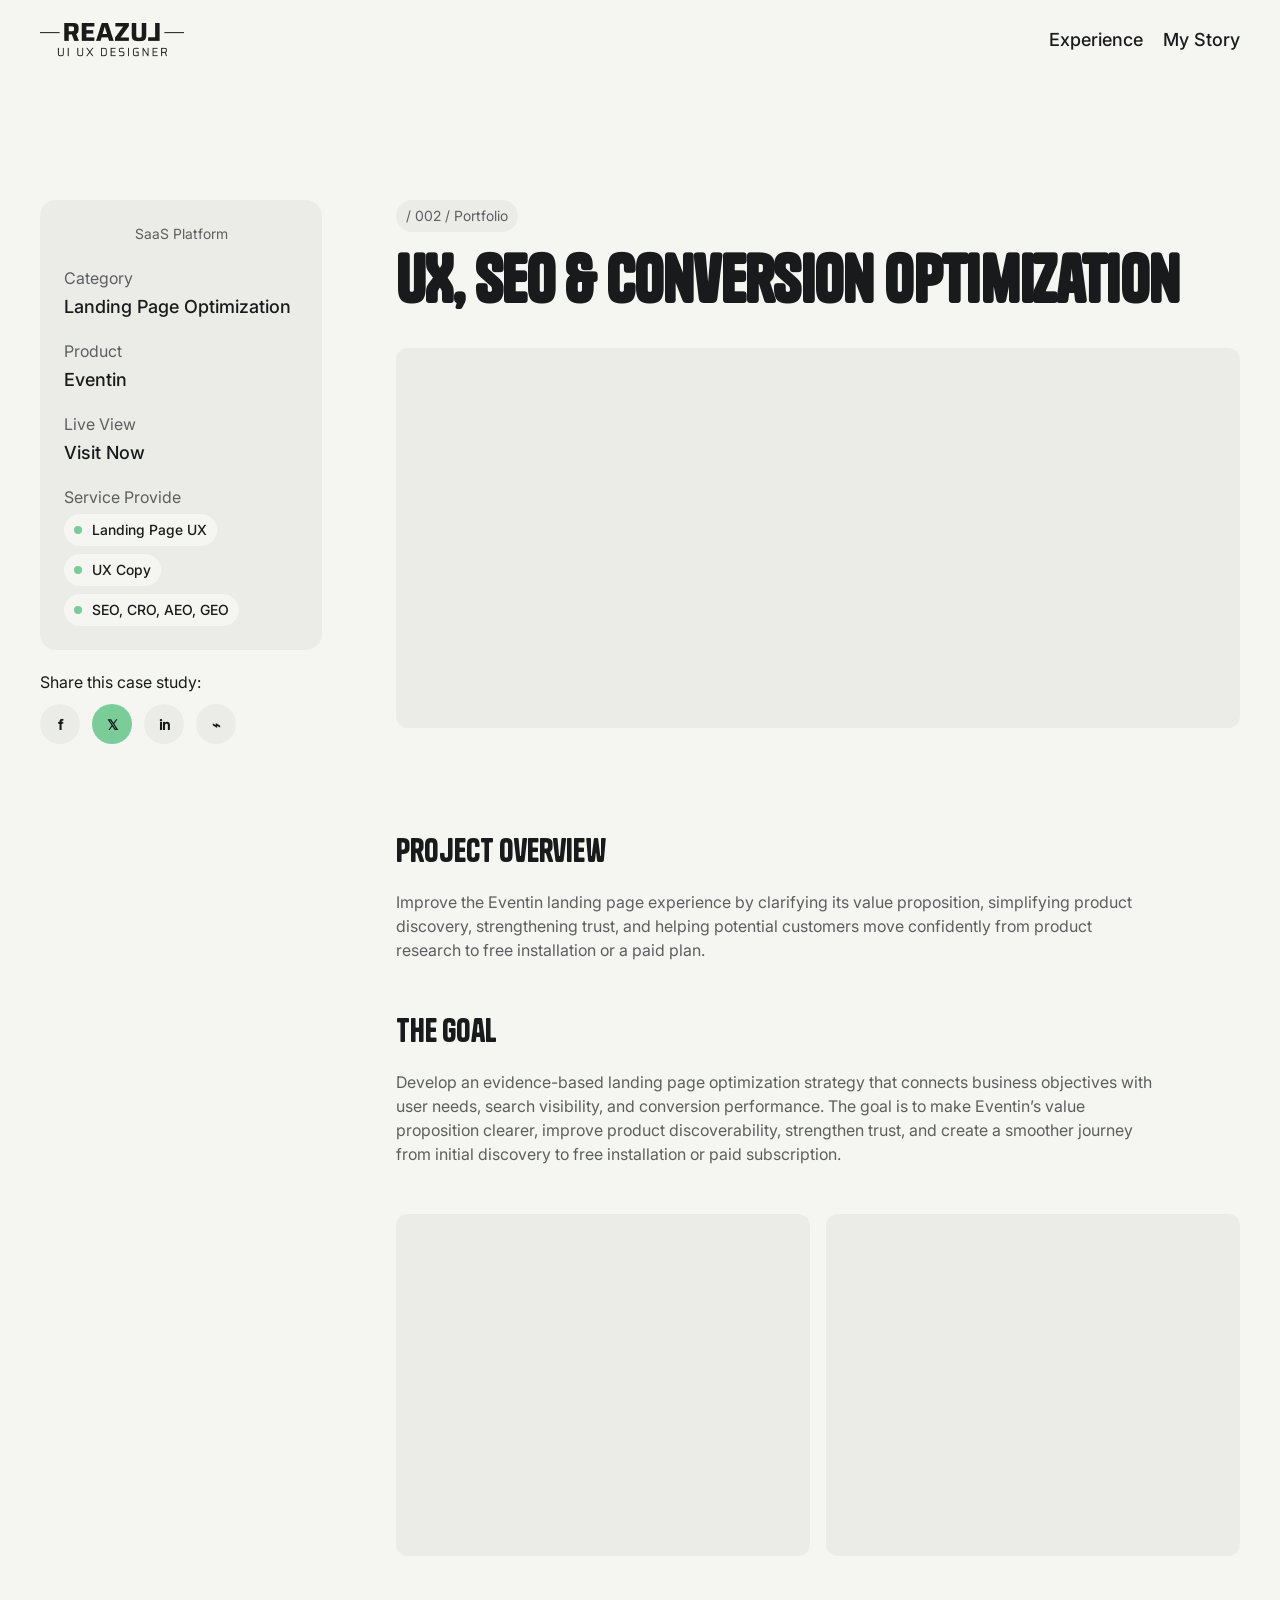
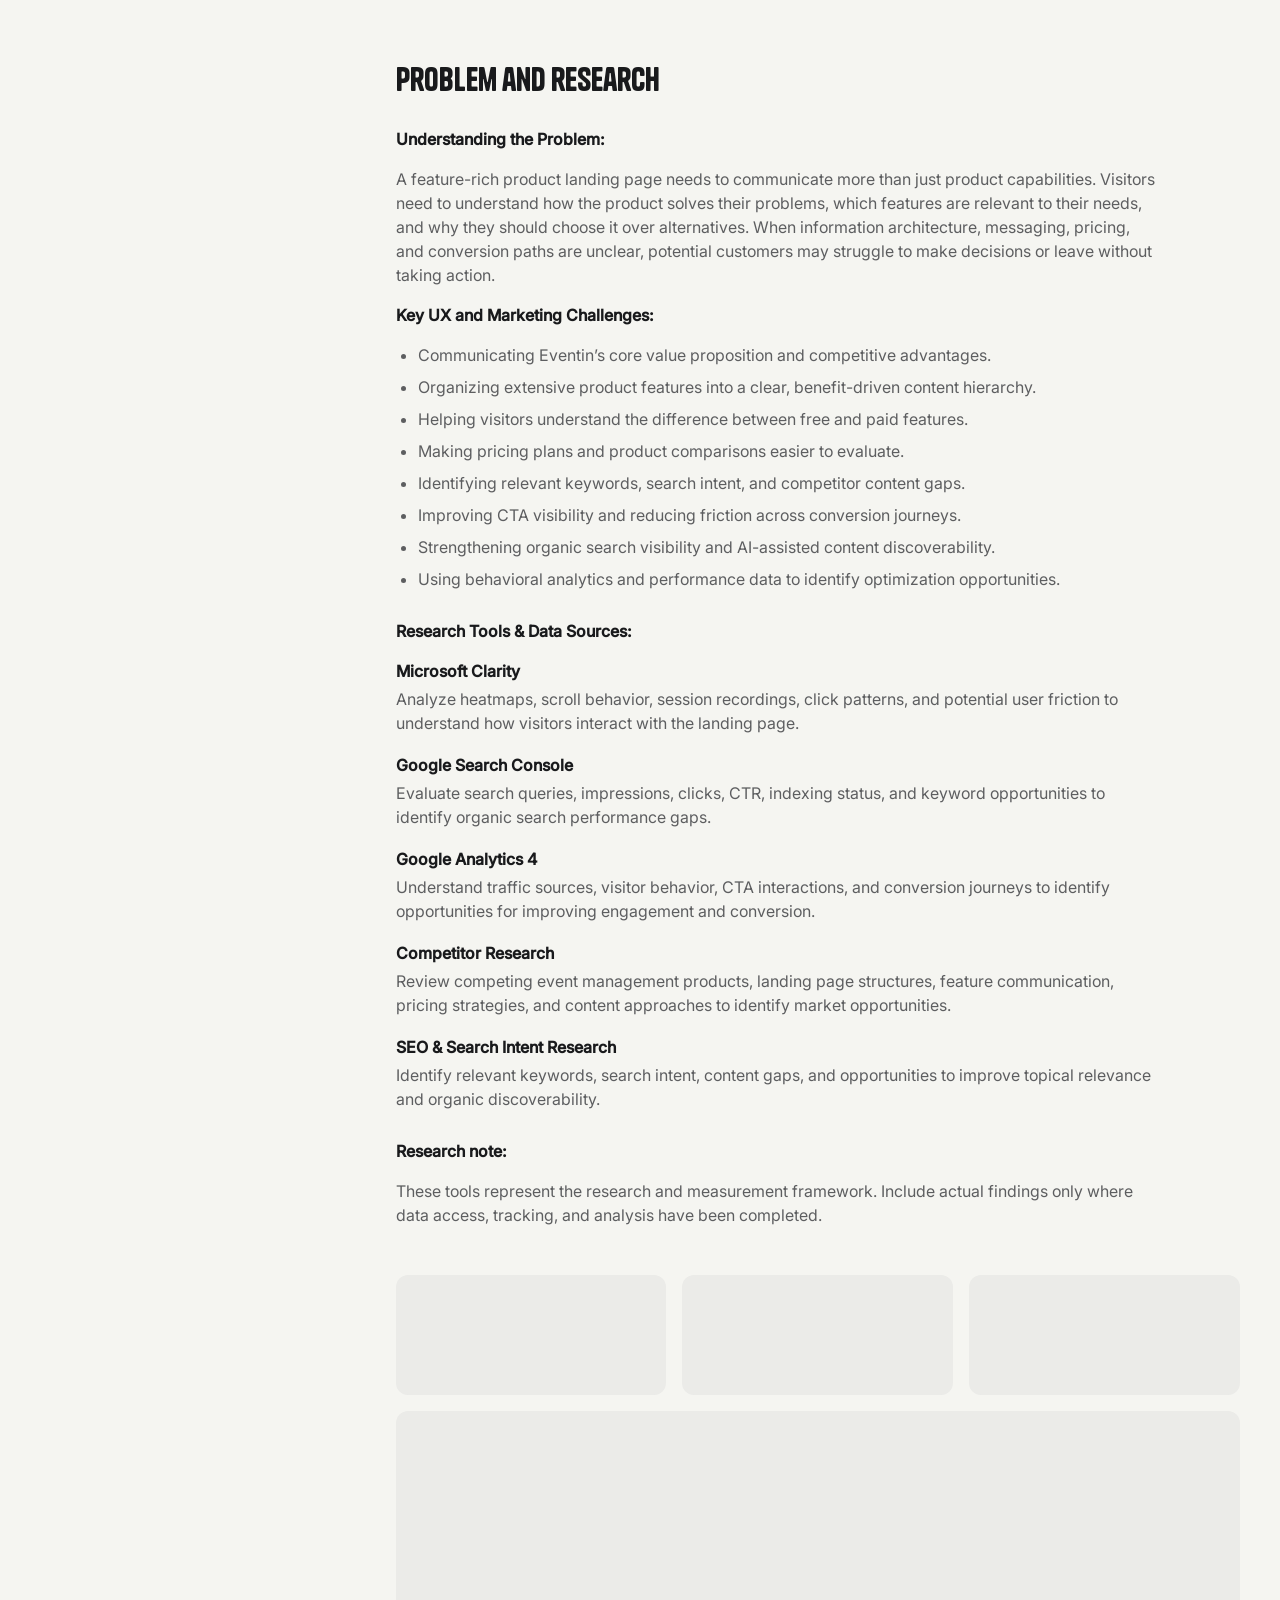
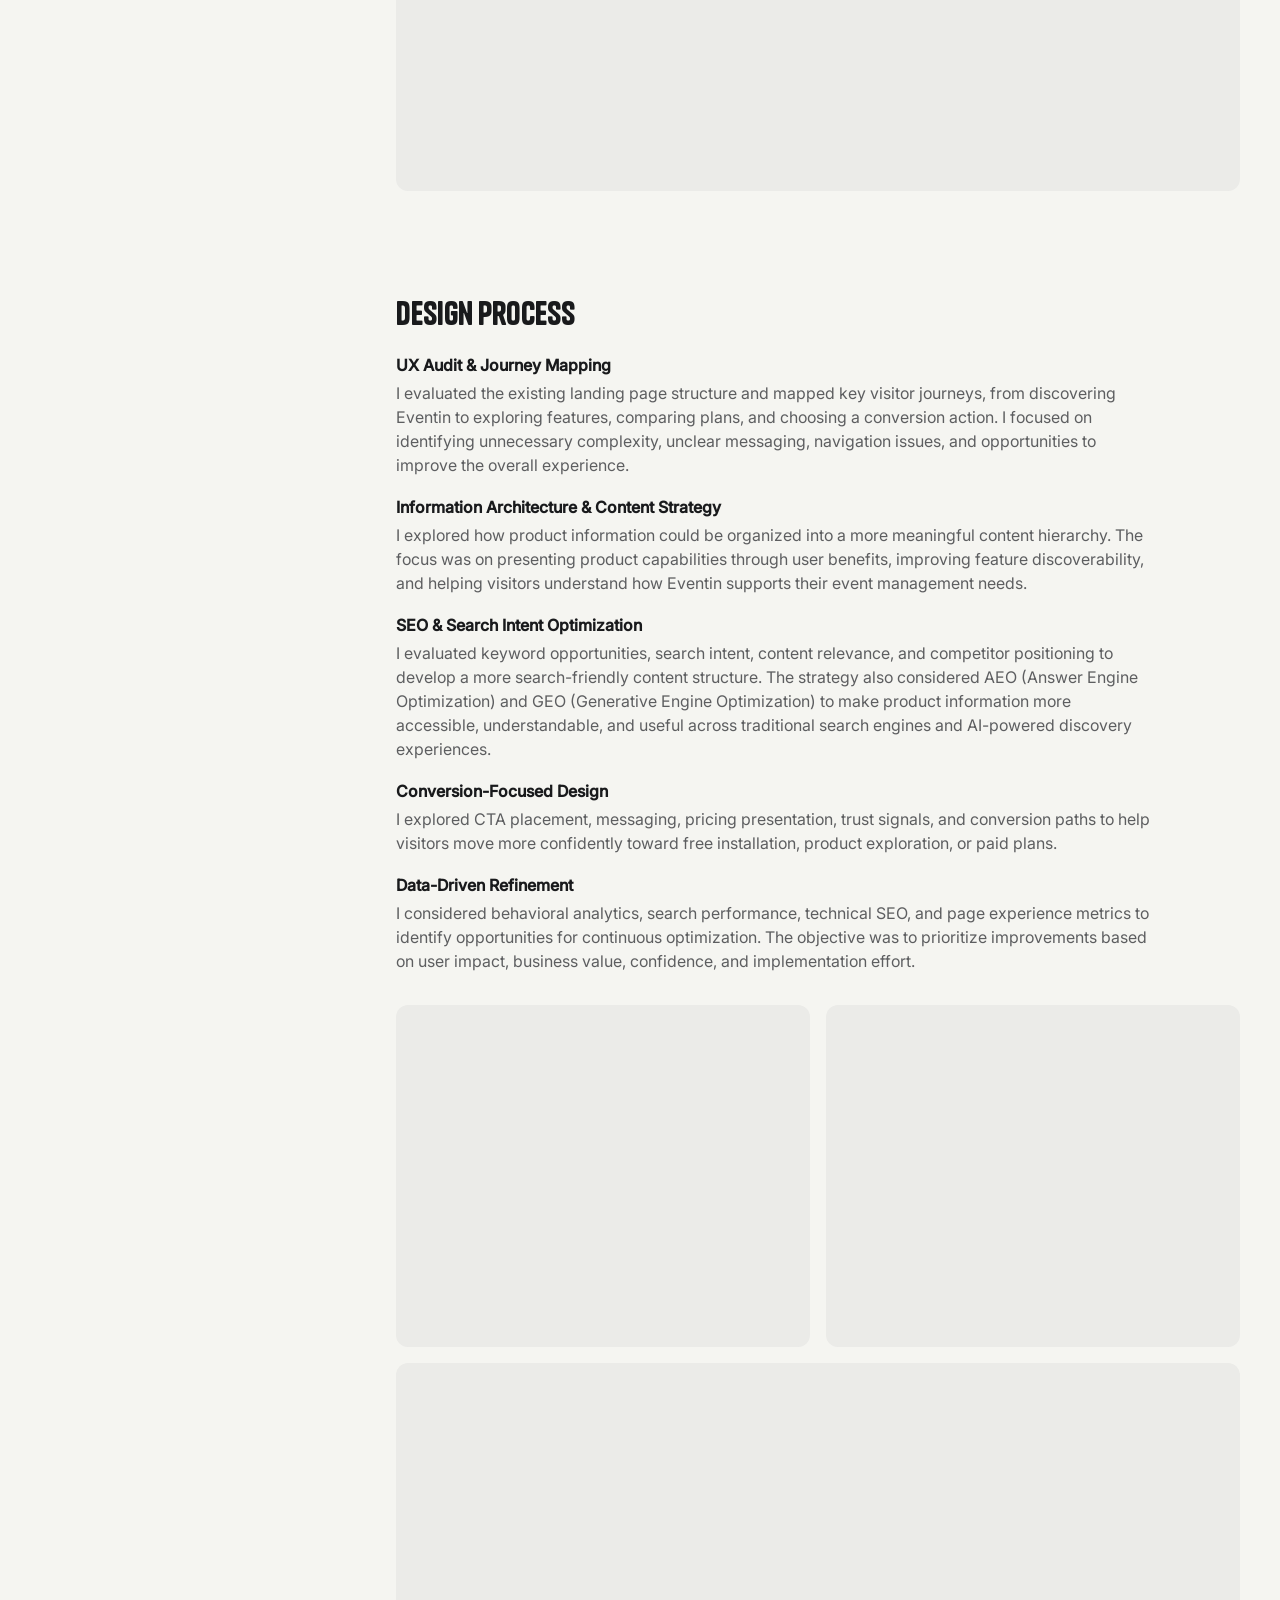
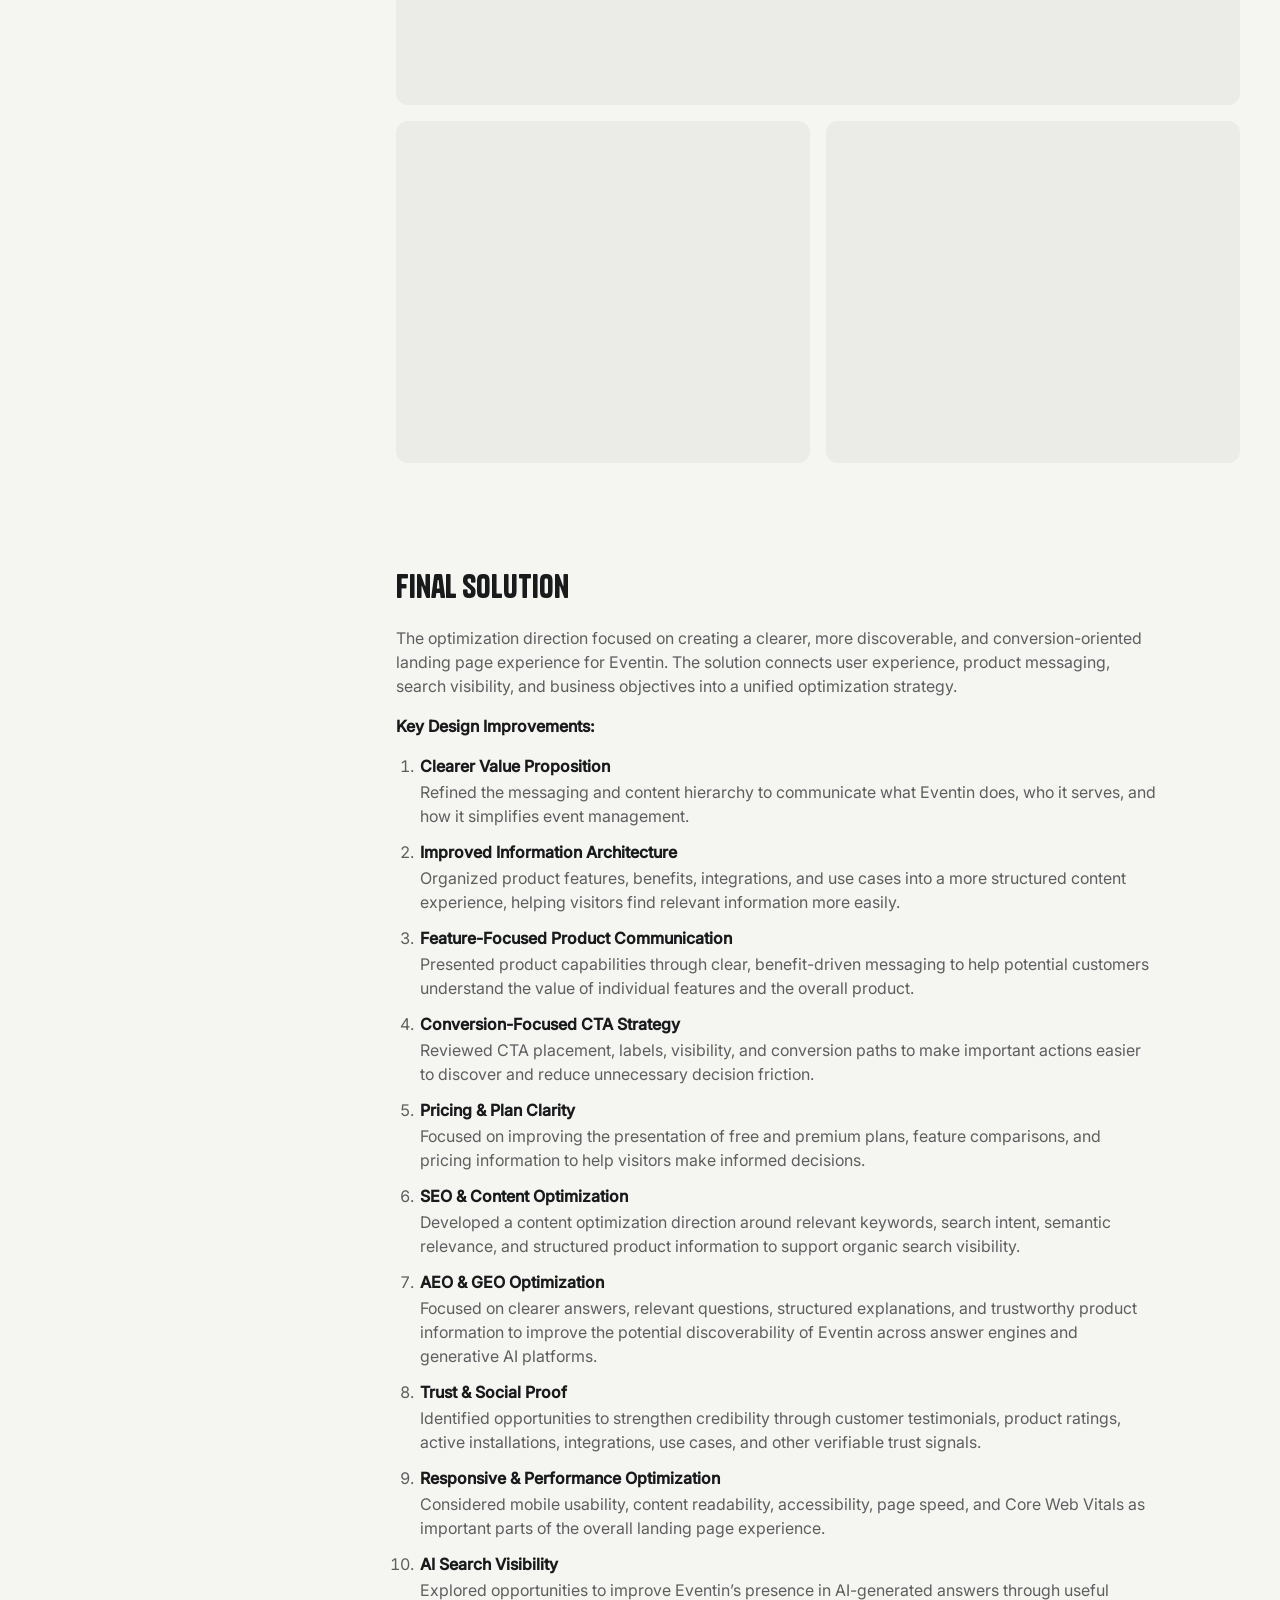
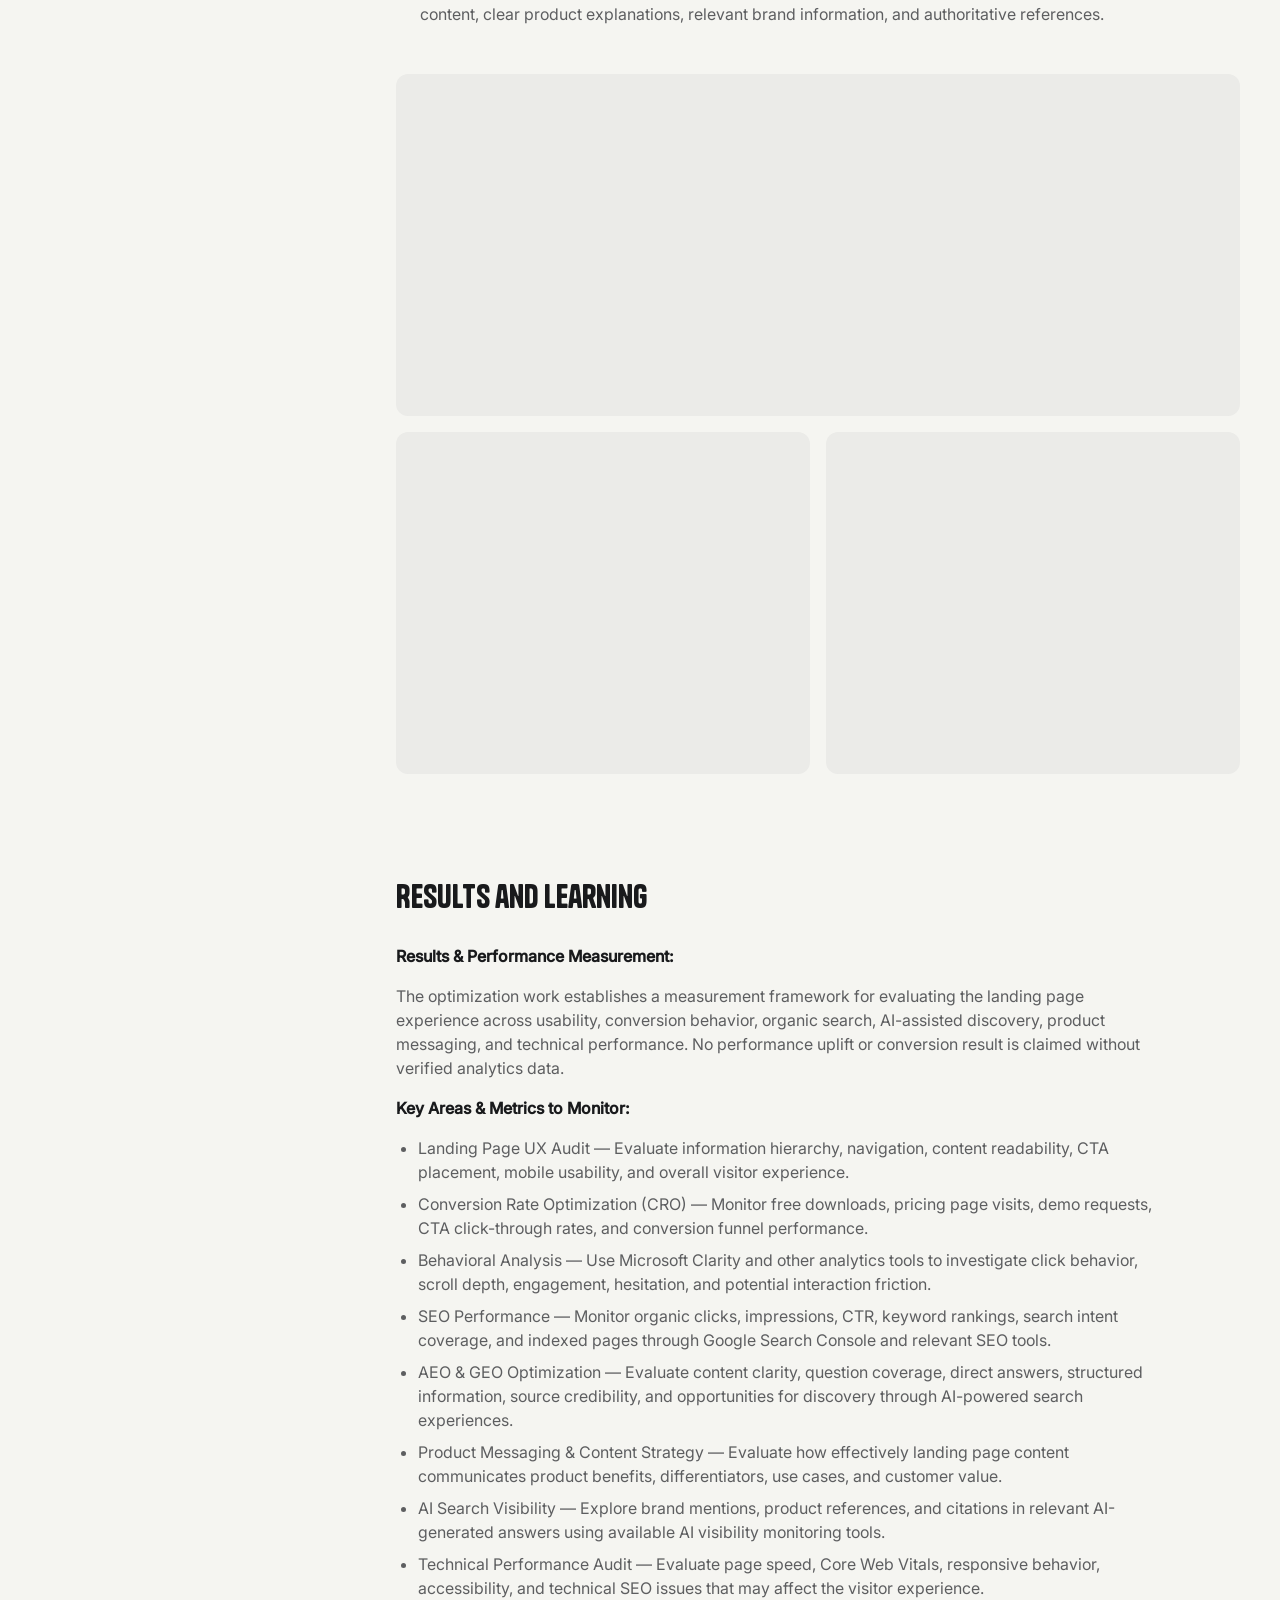
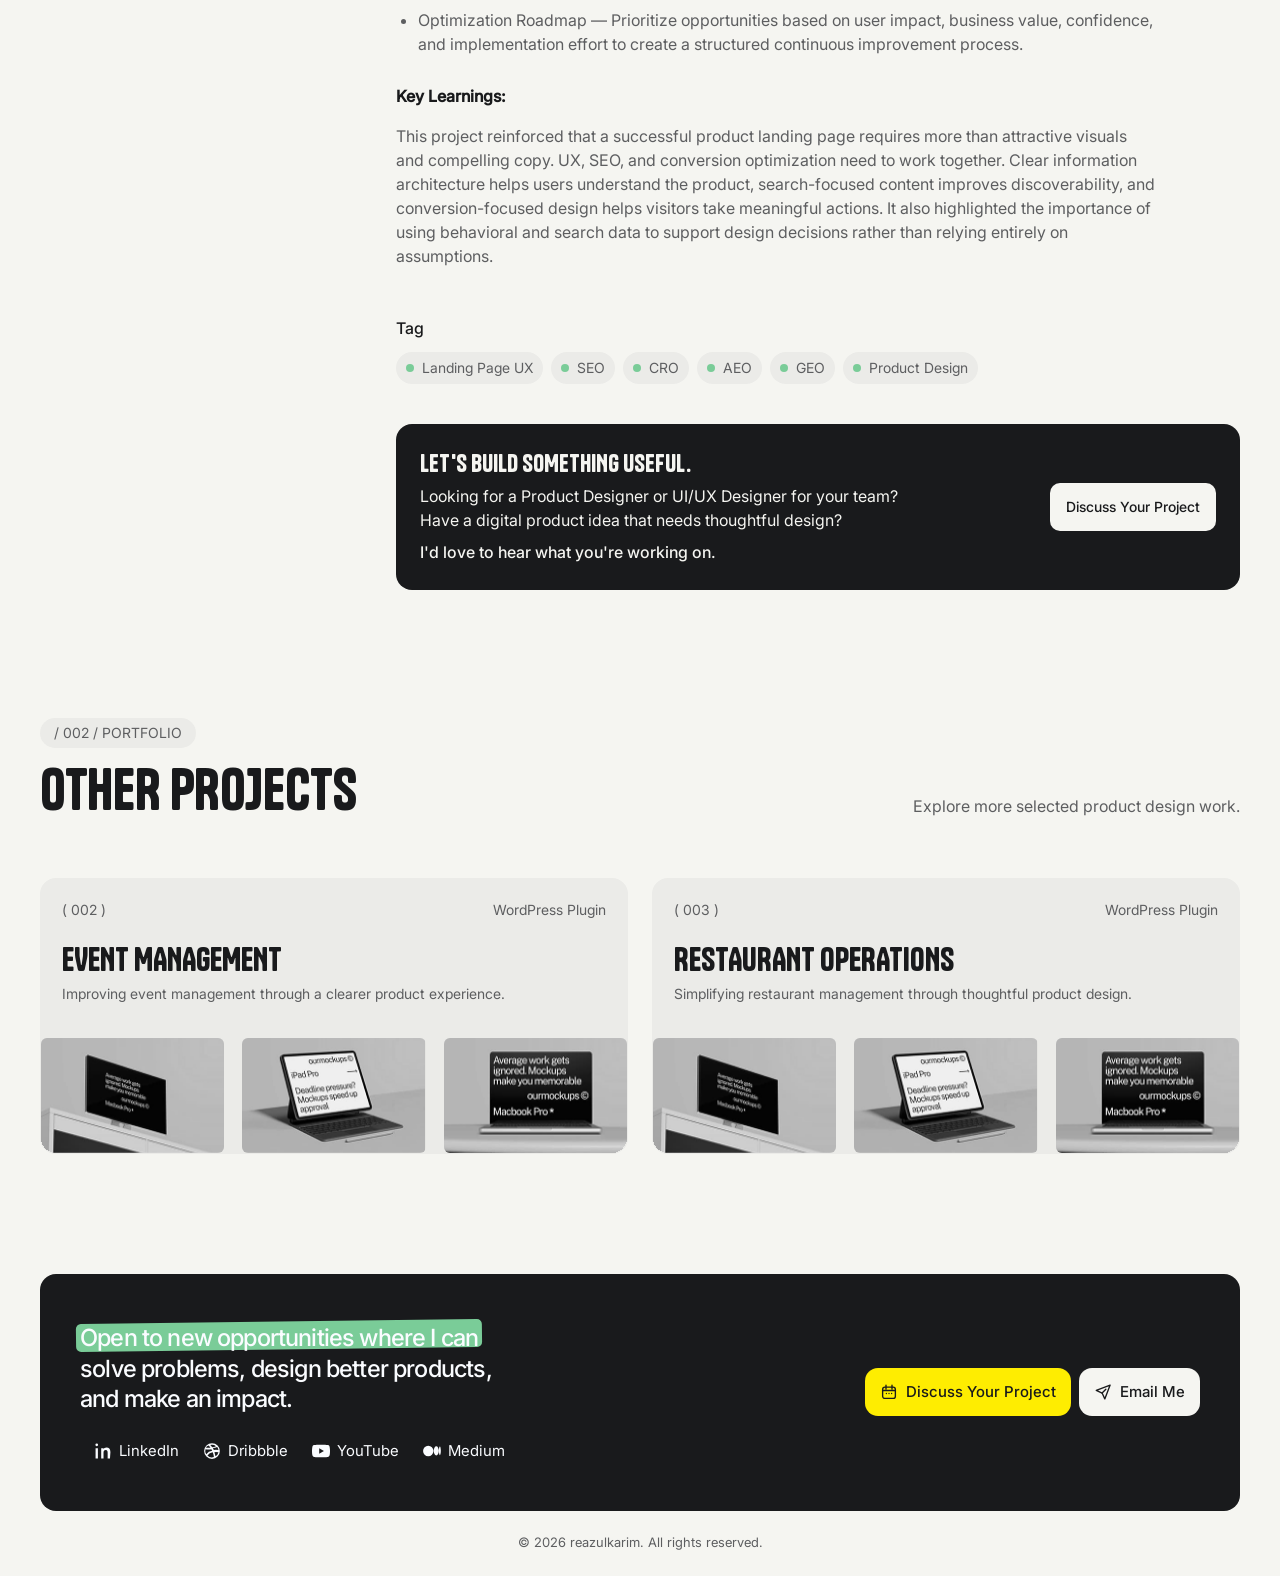
<file: project/eventin-optimization.html>
<!doctype html>
<html lang="en">
<head>
    <meta charset="utf-8">
    <meta name="viewport" content="width=device-width, initial-scale=1">
    <meta name="theme-color" content="#F5F5F1">
    <title>UX, SEO &amp; Conversion Optimization | Reazul Karim</title>
    <meta name="description" content="A case study exploring Eventin landing page UX, SEO, and conversion optimization.">
    <meta name="author" content="Reazul Karim">
    <link rel="icon" type="image/png" href="../images/favicon_dark.png">
    <link rel="stylesheet" href="../css/style.css">
    <script src="../script/main.js" defer></script>
    <script src="../script/projects.js" defer></script>
    <script src="../script/project.js" defer></script>
</head>
<body class="project-view-page">
    <header class="site-header">
        <nav class="navbar container" aria-label="Main navigation">
            <a class="navbar__brand" href="../index.html" aria-label="Reazul — Home">
                <img
                    class="navbar__logo"
                    src="../images/logo_reazul.png"
                    alt="Reazul — UI UX Designer"
                    width="144"
                    height="34"
                >
            </a>

            <ul class="navbar__menu">
                <li class="navbar__item">
                    <a class="navbar__link" href="../experience.html">Experience</a>
                </li>
                <li class="navbar__item">
                    <a class="navbar__link" href="../mystory.html">My Story</a>
                </li>
            </ul>
        </nav>
    </header>
    <main>
        <section class="project-view" data-project-slug="eventinOptimization" aria-label="Eventin landing page optimization case study">
            <div class="project-view__layout">
                <aside class="project-sidebar" aria-label="Project information">
                    <div class="project-sidebar__card" id="project-information"></div>
                    <div class="project-sidebar__share">
                        <p class="project-sidebar__share-title">Share this case study:</p>
                        <div class="project-sidebar__socials" id="project-social-links"></div>
                    </div>
                </aside>
                <article class="project-content" id="project-content" tabindex="0" aria-label="Case study content">
                    <p class="project-content__loading">Loading project…</p>
                </article>
            </div>
        </section>
        <section class="project-other-projects projects-section" aria-labelledby="other-projects-title">
            <div class="projects-section__container container">
                <header class="projects-section__header">
                    <div class="projects-section__heading-group">
                        <p class="projects-section__eyebrow">/ 002 / Portfolio</p>
                        <h2 class="projects-section__title" id="other-projects-title">Other Projects</h2>
                    </div>
                    <p class="projects-section__intro">Explore more selected product design work.</p>
                </header>
                <div class="projects-grid">
                    <a class="project-card" href="eventin.html" aria-label="View Eventin product design project">
                        <div class="project-card__content">
                            <div class="project-card__meta"><span>( 002 )</span><span>WordPress Plugin</span></div>
                            <h3 class="project-card__title">Event Management</h3>
                            <p class="project-card__description">Improving event management through a clearer product experience.</p>
                        </div>
                        <div class="project-card__gallery" aria-label="Project image previews">
                            <div class="project-card__track">
                                <div class="project-card__slide is-active"><img src="../images/project-previews/studio-display.png" alt="Studio display interface mockup" loading="lazy"></div>
                                <div class="project-card__slide"><img src="../images/project-previews/ipad.png" alt="Tablet interface mockup" loading="lazy"></div>
                                <div class="project-card__slide"><img src="../images/project-previews/macbook.png" alt="Laptop interface mockup" loading="lazy"></div>
                            </div>
                        </div>
                    </a>
                    <a class="project-card" href="wpcafe.html" aria-label="View WPCafe restaurant operations project">
                        <div class="project-card__content">
                            <div class="project-card__meta"><span>( 003 )</span><span>WordPress Plugin</span></div>
                            <h3 class="project-card__title">Restaurant Operations</h3>
                            <p class="project-card__description">Simplifying restaurant management through thoughtful product design.</p>
                        </div>
                        <div class="project-card__gallery" aria-label="Project image previews">
                            <div class="project-card__track">
                                <div class="project-card__slide is-active"><img src="../images/project-previews/studio-display.png" alt="Studio display interface mockup" loading="lazy"></div>
                                <div class="project-card__slide"><img src="../images/project-previews/ipad.png" alt="Tablet interface mockup" loading="lazy"></div>
                                <div class="project-card__slide"><img src="../images/project-previews/macbook.png" alt="Laptop interface mockup" loading="lazy"></div>
                            </div>
                        </div>
                    </a>
                </div>
            </div>
        </section>
    </main>
        <footer class="site-footer" id="contact" aria-labelledby="footer-title">
            <div class="site-footer__container container">
                <div class="site-footer__panel">
                    <div class="site-footer__main">
                        <h2 class="site-footer__message" id="footer-title">
                            <span class="site-footer__highlight-wrap">
                                <span class="site-footer__highlight">Open to new opportunities where I can</span>
                            </span>
                            <span class="site-footer__message-line">solve problems, design better products,</span>
                            <span class="site-footer__message-line">and make an impact.</span>
                        </h2>

                        <nav class="site-footer__socials" aria-label="Social links">
                            <a class="site-footer__social-link" href="https://www.linkedin.com/" target="_blank" rel="noopener noreferrer" aria-label="LinkedIn">
                                <svg viewBox="0 0 24 24" aria-hidden="true"><path d="M5.2 8.4H2.1V22h3.1V8.4ZM3.65 2a1.8 1.8 0 1 0 0 3.6 1.8 1.8 0 0 0 0-3.6ZM21.9 13.2c0-4.1-2.2-6-5.1-6-2.4 0-3.5 1.3-4.1 2.2V8.4H9.6V22h3.1v-7.5c0-2 .4-3.9 2.9-3.9s2.6 2.3 2.6 4V22h3.1l.6-8.8Z"/></svg>
                                <span>LinkedIn</span>
                            </a>
                            <a class="site-footer__social-link site-footer__social-link--dribbble" href="https://dribbble.com/" target="_blank" rel="noopener noreferrer" aria-label="Dribbble">
                                <svg viewBox="0 0 24 24" aria-hidden="true"><path d="M12 1.5a10.5 10.5 0 1 0 0 21 10.5 10.5 0 0 0 0-21Zm6.9 5.1a8.2 8.2 0 0 1 1.7 4.1 19.2 19.2 0 0 0-6.2-.1 26 26 0 0 0-1.2-2.5 17.2 17.2 0 0 0 5.7-1.5ZM12 3.7a8.3 8.3 0 0 1 5.3 1.9 14.8 14.8 0 0 1-5.1 1.3 36.7 36.7 0 0 0-2.5-3 8.1 8.1 0 0 1 2.3-.2ZM7.5 4.8a31 31 0 0 1 2.4 2.8 25 25 0 0 1-6.2-.2 8.4 8.4 0 0 1 3.8-2.6ZM3.3 9.5c2.4.4 5.1.5 7.8.1.4.7.8 1.4 1.1 2.1a12.4 12.4 0 0 0-7.9 4.5 8.2 8.2 0 0 1-1-6.7Zm2.6 8.5a10.3 10.3 0 0 1 7.1-4.2 26 26 0 0 1 1.5 6.2 8.2 8.2 0 0 1-8.6-2Zm10.7 1.1a29.4 29.4 0 0 0-1.4-5.6 16.9 16.9 0 0 1 5.4.2 8.4 8.4 0 0 1-4 5.4Z"/></svg>
                                <span>Dribbble</span>
                            </a>
                            <a class="site-footer__social-link" href="https://www.youtube.com/" target="_blank" rel="noopener noreferrer" aria-label="YouTube">
                                <svg viewBox="0 0 24 24" aria-hidden="true"><path d="M23.5 6.2a3 3 0 0 0-2.1-2.1C19.5 3.6 12 3.6 12 3.6s-7.5 0-9.4.5A3 3 0 0 0 .5 6.2 31 31 0 0 0 0 12a31 31 0 0 0 .5 5.8 3 3 0 0 0 2.1 2.1c1.9.5 9.4.5 9.4.5s7.5 0 9.4-.5a3 3 0 0 0 2.1-2.1A31 31 0 0 0 24 12a31 31 0 0 0-.5-5.8ZM9.6 15.8V8.2l6.3 3.8-6.3 3.8Z"/></svg>
                                <span>YouTube</span>
                            </a>
                            <a class="site-footer__social-link" href="https://medium.com/" target="_blank" rel="noopener noreferrer" aria-label="Medium">
                                <svg viewBox="0 0 24 24" aria-hidden="true"><path d="M7 5.1a6.9 6.9 0 1 0 0 13.8A6.9 6.9 0 0 0 7 5.1Zm10.7.4c-1.9 0-3.4 2.8-3.4 6.3s1.5 6.3 3.4 6.3 3.4-2.8 3.4-6.3-1.5-6.3-3.4-6.3ZM22.5 6c-.7 0-1.3 2.6-1.3 5.8s.6 5.8 1.3 5.8 1.3-2.6 1.3-5.8S23.2 6 22.5 6Z"/></svg>
                                <span>Medium</span>
                            </a>
                        </nav>
                    </div>

                    <div class="site-footer__actions">
                        <button class="site-footer__button site-footer__button--primary" type="button" data-open-booking aria-haspopup="dialog" aria-controls="booking-modal">
                            <svg viewBox="0 0 24 24" aria-hidden="true"><rect x="3.5" y="5.5" width="17" height="15" rx="3"/><path d="M8 3v5m8-5v5M3.5 10h17"/><path d="M8.5 14h.01m3.5 0h.01m3.5 0h.01"/></svg>
                            <span>Discuss Your Project</span>
                        </button>
                        <a class="site-footer__button site-footer__button--secondary" href="mailto:" aria-label="Email me">
                            <svg viewBox="0 0 24 24" aria-hidden="true"><path d="m21.5 2.8-7.1 18.4-3.6-7.8-7.8-3.6 18.5-7Z"/><path d="m10.8 13.4 5-5"/></svg>
                            <span>Email Me</span>
                        </a>
                    </div>
                </div>
                <p class="site-footer__copyright">© 2026 reazulkarim. All rights reserved.</p>
            </div>
        </footer>

        <dialog class="booking-modal" id="booking-modal" aria-labelledby="booking-modal-title">
            <div class="booking-modal__panel">
                <div class="booking-modal__header">
                    <div>
                        <p class="booking-modal__eyebrow">LET'S CONNECT</p>
                        <h2 class="booking-modal__title" id="booking-modal-title">Discuss Your Project</h2>
                    </div>
                    <button class="booking-modal__close" type="button" data-close-booking aria-label="Close booking window">
                        <svg viewBox="0 0 24 24" aria-hidden="true"><path d="m6 6 12 12M18 6 6 18"/></svg>
                    </button>
                </div>
                <div class="booking-modal__content">
                    <div class="timetics-inline-embed" data-url="https://app.timetics.ai/helloreazul/book-a-meeting-with-reazul/embed?bc=%23FFFFFF&tc=%2371717A&bndc=%233B82F6" defaultHeight="500px"></div>
<script type="text/javascript" src="https://app.timetics.ai/script/embed.js" async></script>
                    <a class="booking-modal__fallback-link" href="https://app.timetics.ai/helloreazul/book-a-meeting-with-reazul" target="_blank" rel="noopener noreferrer">Having trouble viewing the booking form? Open it in a new tab <span aria-hidden="true">↗</span></a>
                </div>
            </div>
        </dialog>
</body>
</html>
</file>
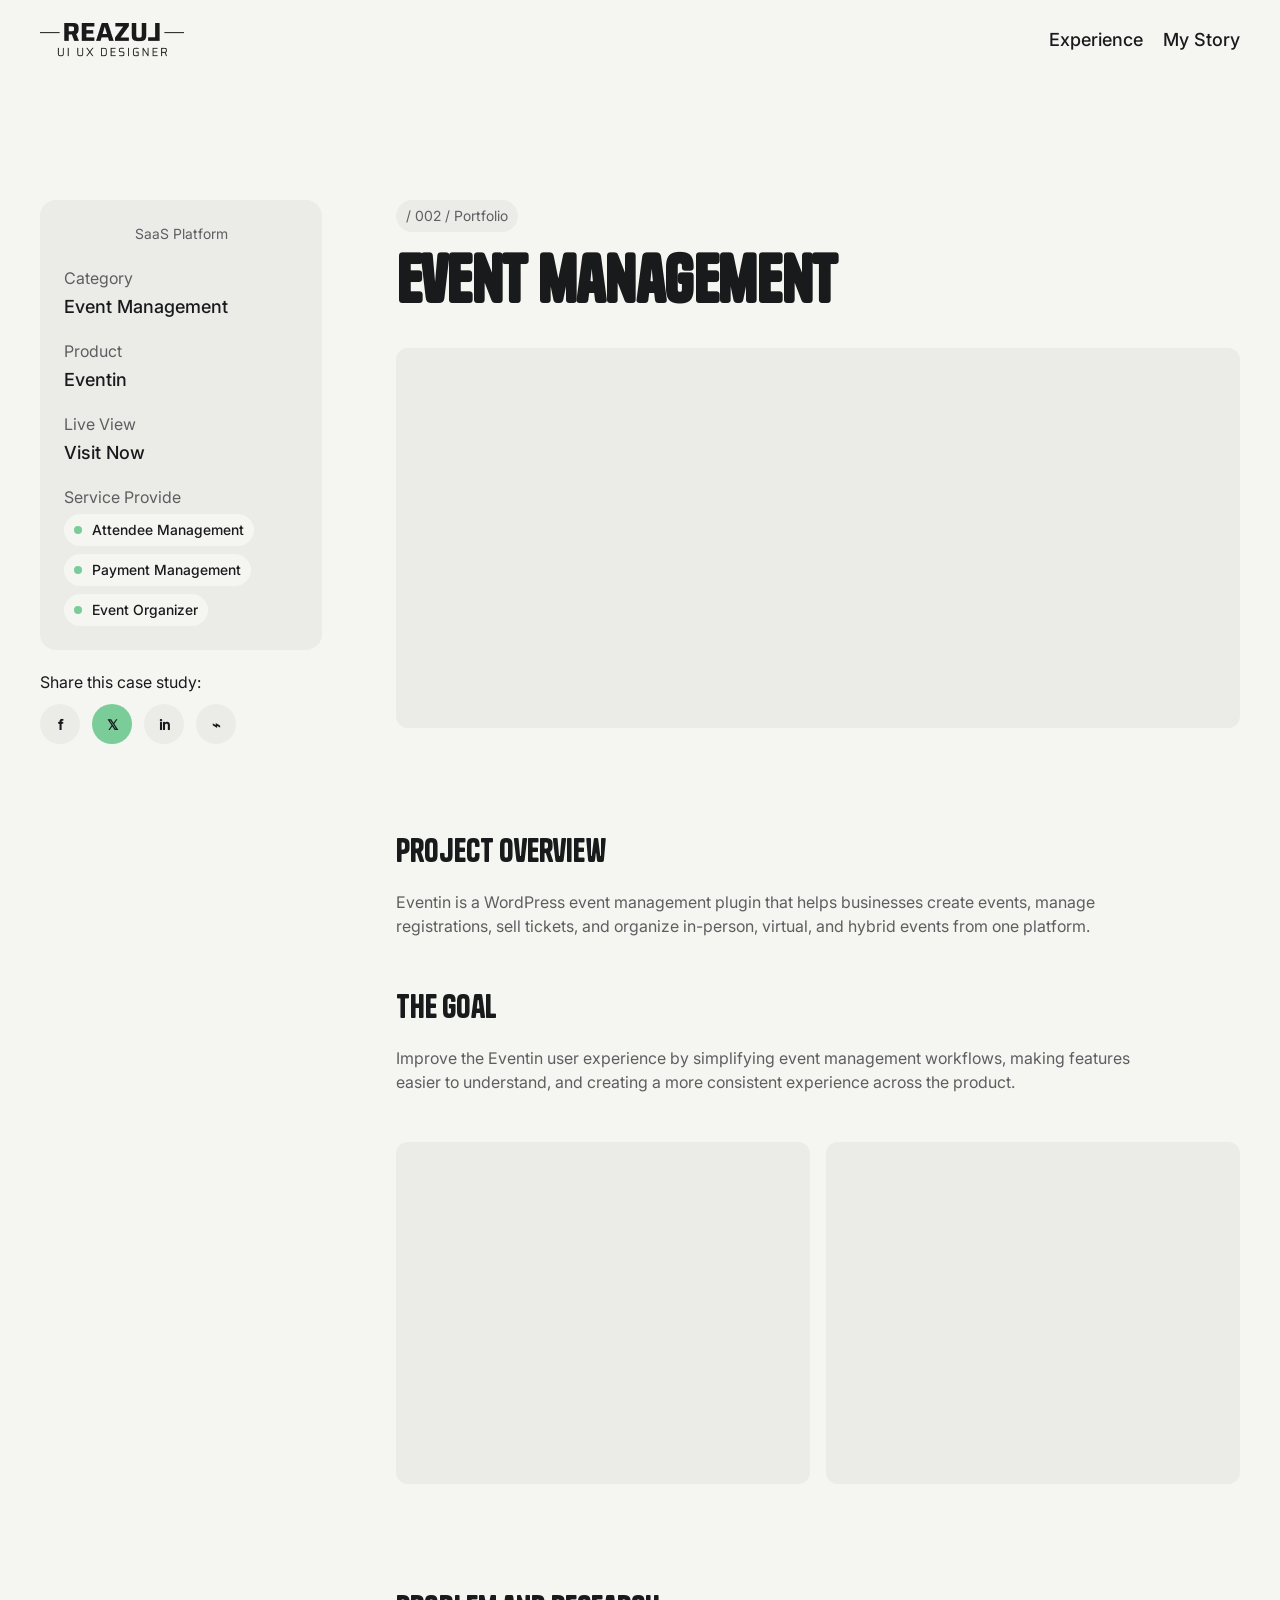
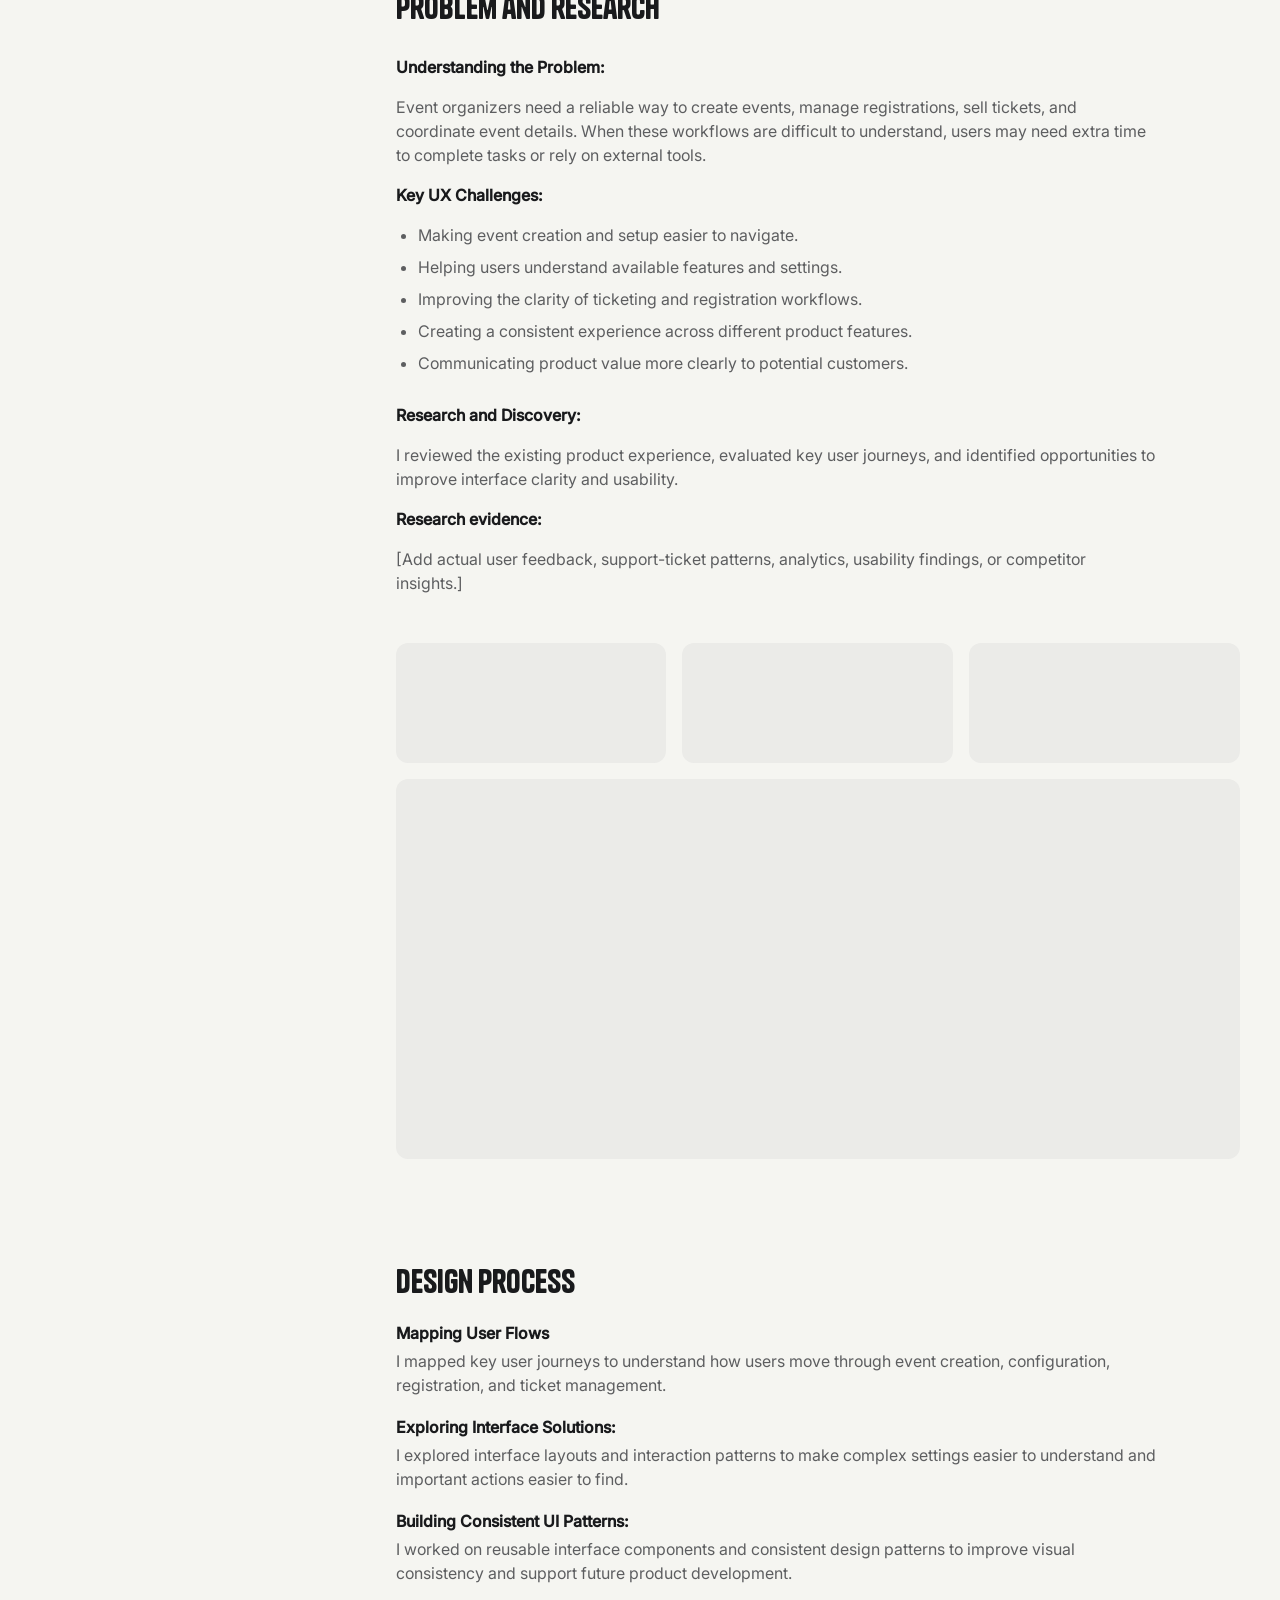
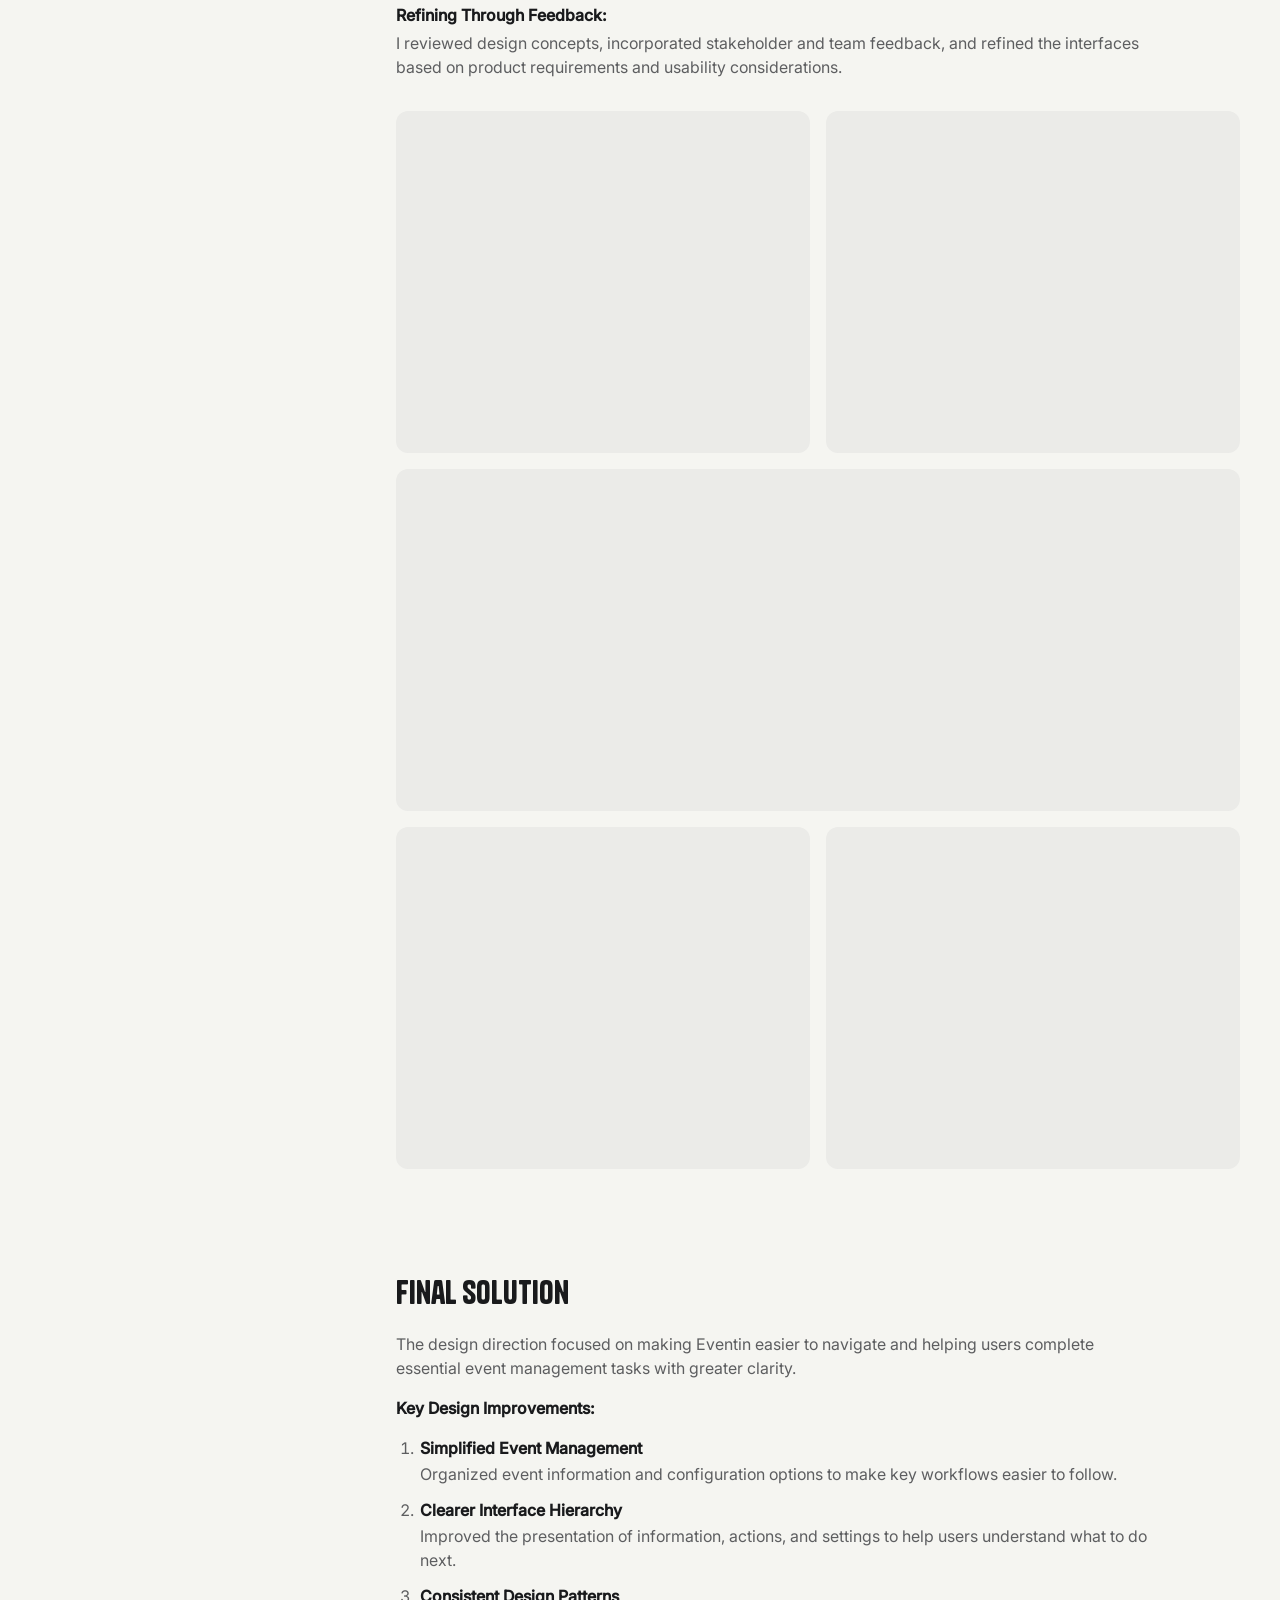
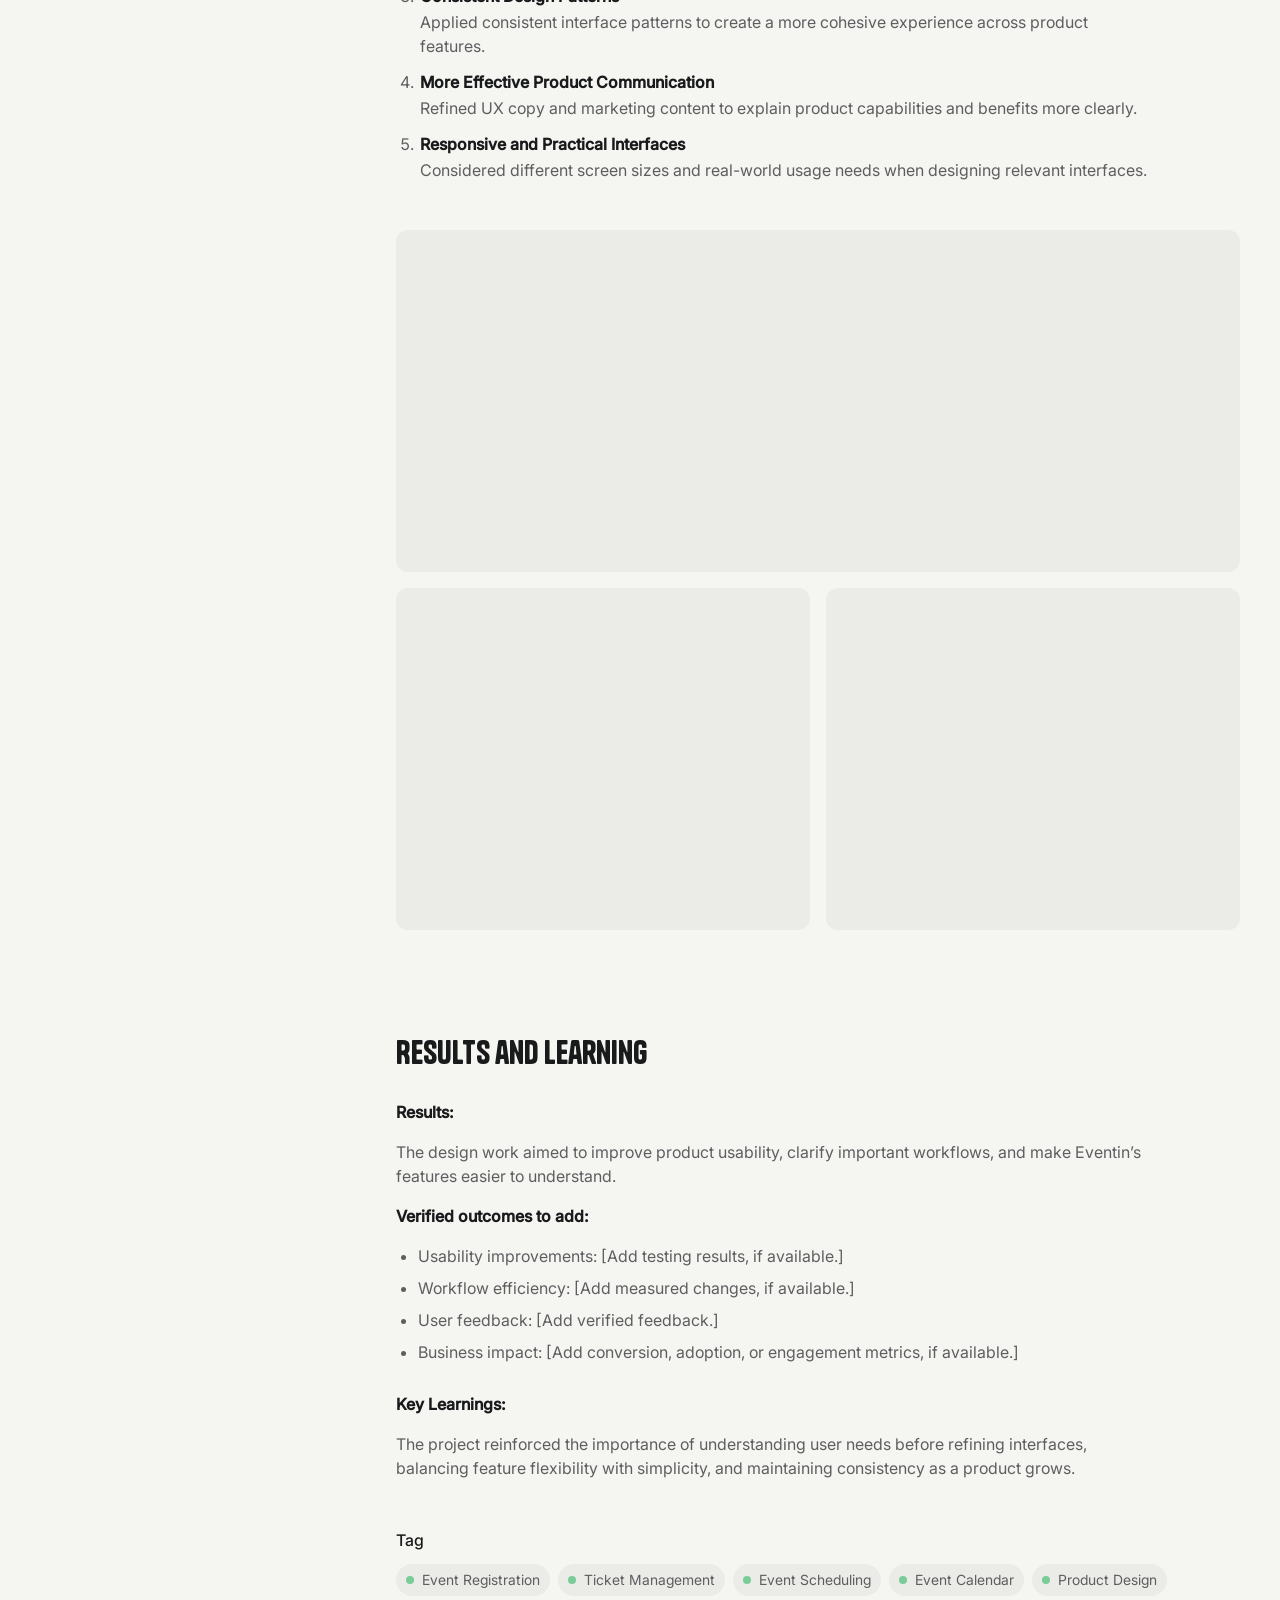
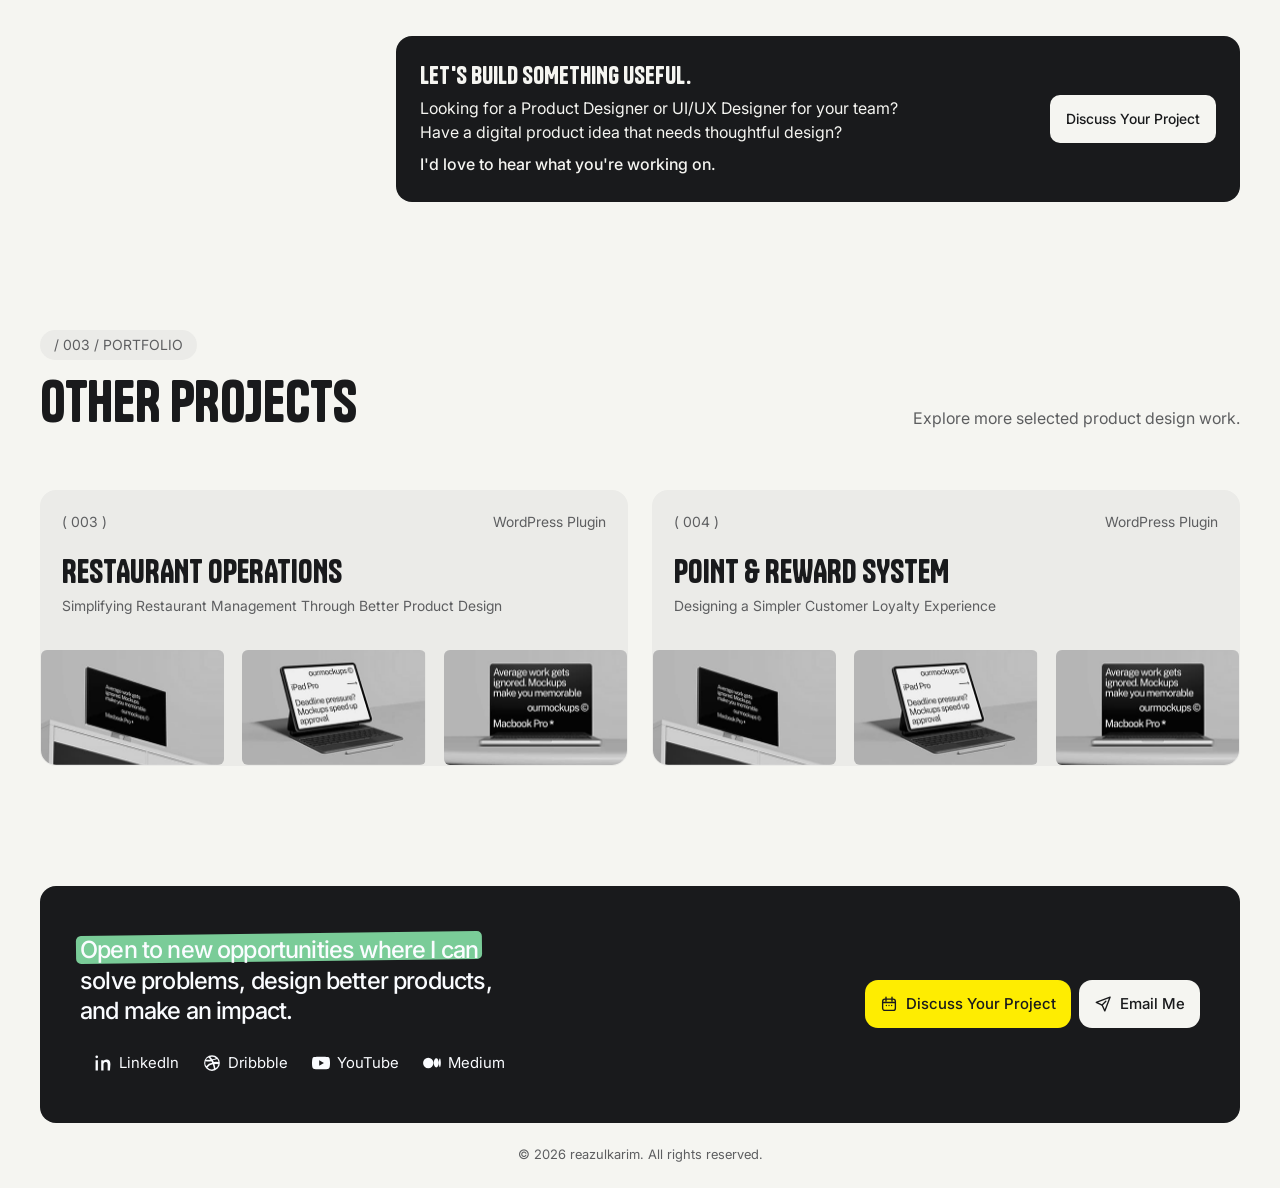
<file: project/eventin.html>
<!doctype html>
<html lang="en">
<head>
    <meta charset="utf-8">
    <meta name="viewport" content="width=device-width, initial-scale=1">
    <meta name="theme-color" content="#F5F5F1">
    <title>Event management | Reazul Karim</title>
    <meta name="description" content="A product design case study exploring Eventin, an event management plugin.">
    <meta name="author" content="Reazul Karim">
    <link rel="icon" type="image/png" href="../images/favicon_dark.png">
    <link rel="stylesheet" href="../css/style.css">
    <script src="../script/main.js" defer></script>
    <script src="../script/projects.js" defer></script>
    <script src="../script/project.js" defer></script>
</head>
<body class="project-view-page">
    <header class="site-header">
        <nav class="navbar container" aria-label="Main navigation">
            <a class="navbar__brand" href="../index.html" aria-label="Reazul — Home">
                <img
                    class="navbar__logo"
                    src="../images/logo_reazul.png"
                    alt="Reazul — UI UX Designer"
                    width="144"
                    height="34"
                >
            </a>

            <ul class="navbar__menu">
                <li class="navbar__item">
                    <a class="navbar__link" href="../experience.html">Experience</a>
                </li>
                <li class="navbar__item">
                    <a class="navbar__link" href="../mystory.html">My Story</a>
                </li>
            </ul>
        </nav>
    </header>
    <main>
        <section class="project-view" data-project-slug="eventin" aria-label="Eventin case study">
            <div class="project-view__layout">
                <aside class="project-sidebar" aria-label="Project information">
                    <div class="project-sidebar__card" id="project-information"></div>
                    <div class="project-sidebar__share">
                        <p class="project-sidebar__share-title">Share this case study:</p>
                        <div class="project-sidebar__socials" id="project-social-links"></div>
                    </div>
                </aside>
                <article class="project-content" id="project-content" tabindex="0" aria-label="Case study content">
                    <p class="project-content__loading">Loading project…</p>
                </article>
            </div>
        </section>
        <section class="project-other-projects projects-section" aria-labelledby="other-projects-title">
            <div class="projects-section__container container">
                <header class="projects-section__header">
                    <div class="projects-section__heading-group">
                        <p class="projects-section__eyebrow">/ 003 / Portfolio</p>
                        <h2 class="projects-section__title" id="other-projects-title">Other Projects</h2>
                    </div>
                    <p class="projects-section__intro">Explore more selected product design work.</p>
                </header>
                <div class="projects-grid">
                    <a class="project-card" href="wpcafe.html" aria-label="View Restaurant Operations project">
                        <div class="project-card__content"><div class="project-card__meta"><span>( 003 )</span><span>WordPress Plugin</span></div><h3 class="project-card__title">Restaurant Operations</h3><p class="project-card__description">Simplifying Restaurant Management Through Better Product Design</p></div>
                        <div class="project-card__gallery" aria-label="Project image previews"><div class="project-card__track"><div class="project-card__slide is-active"><img src="../images/project-previews/studio-display.png" alt="Studio display interface mockup" loading="lazy"></div><div class="project-card__slide"><img src="../images/project-previews/ipad.png" alt="Tablet interface mockup" loading="lazy"></div><div class="project-card__slide"><img src="../images/project-previews/macbook.png" alt="Laptop interface mockup" loading="lazy"></div></div></div>
                    </a>
                    <a class="project-card" href="pointics.html" aria-label="View Point and Reward System project">
                        <div class="project-card__content"><div class="project-card__meta"><span>( 004 )</span><span>WordPress Plugin</span></div><h3 class="project-card__title">Point &amp; Reward System</h3><p class="project-card__description">Designing a Simpler Customer Loyalty Experience</p></div>
                        <div class="project-card__gallery" aria-label="Project image previews"><div class="project-card__track"><div class="project-card__slide is-active"><img src="../images/project-previews/studio-display.png" alt="Studio display interface mockup" loading="lazy"></div><div class="project-card__slide"><img src="../images/project-previews/ipad.png" alt="Tablet interface mockup" loading="lazy"></div><div class="project-card__slide"><img src="../images/project-previews/macbook.png" alt="Laptop interface mockup" loading="lazy"></div></div></div>
                    </a>
                </div>
            </div>
        </section>
    </main>
        <footer class="site-footer" id="contact" aria-labelledby="footer-title">
            <div class="site-footer__container container">
                <div class="site-footer__panel">
                    <div class="site-footer__main">
                        <h2 class="site-footer__message" id="footer-title">
                            <span class="site-footer__highlight-wrap">
                                <span class="site-footer__highlight">Open to new opportunities where I can</span>
                            </span>
                            <span class="site-footer__message-line">solve problems, design better products,</span>
                            <span class="site-footer__message-line">and make an impact.</span>
                        </h2>

                        <nav class="site-footer__socials" aria-label="Social links">
                            <a class="site-footer__social-link" href="https://www.linkedin.com/" target="_blank" rel="noopener noreferrer" aria-label="LinkedIn">
                                <svg viewBox="0 0 24 24" aria-hidden="true"><path d="M5.2 8.4H2.1V22h3.1V8.4ZM3.65 2a1.8 1.8 0 1 0 0 3.6 1.8 1.8 0 0 0 0-3.6ZM21.9 13.2c0-4.1-2.2-6-5.1-6-2.4 0-3.5 1.3-4.1 2.2V8.4H9.6V22h3.1v-7.5c0-2 .4-3.9 2.9-3.9s2.6 2.3 2.6 4V22h3.1l.6-8.8Z"/></svg>
                                <span>LinkedIn</span>
                            </a>
                            <a class="site-footer__social-link site-footer__social-link--dribbble" href="https://dribbble.com/" target="_blank" rel="noopener noreferrer" aria-label="Dribbble">
                                <svg viewBox="0 0 24 24" aria-hidden="true"><path d="M12 1.5a10.5 10.5 0 1 0 0 21 10.5 10.5 0 0 0 0-21Zm6.9 5.1a8.2 8.2 0 0 1 1.7 4.1 19.2 19.2 0 0 0-6.2-.1 26 26 0 0 0-1.2-2.5 17.2 17.2 0 0 0 5.7-1.5ZM12 3.7a8.3 8.3 0 0 1 5.3 1.9 14.8 14.8 0 0 1-5.1 1.3 36.7 36.7 0 0 0-2.5-3 8.1 8.1 0 0 1 2.3-.2ZM7.5 4.8a31 31 0 0 1 2.4 2.8 25 25 0 0 1-6.2-.2 8.4 8.4 0 0 1 3.8-2.6ZM3.3 9.5c2.4.4 5.1.5 7.8.1.4.7.8 1.4 1.1 2.1a12.4 12.4 0 0 0-7.9 4.5 8.2 8.2 0 0 1-1-6.7Zm2.6 8.5a10.3 10.3 0 0 1 7.1-4.2 26 26 0 0 1 1.5 6.2 8.2 8.2 0 0 1-8.6-2Zm10.7 1.1a29.4 29.4 0 0 0-1.4-5.6 16.9 16.9 0 0 1 5.4.2 8.4 8.4 0 0 1-4 5.4Z"/></svg>
                                <span>Dribbble</span>
                            </a>
                            <a class="site-footer__social-link" href="https://www.youtube.com/" target="_blank" rel="noopener noreferrer" aria-label="YouTube">
                                <svg viewBox="0 0 24 24" aria-hidden="true"><path d="M23.5 6.2a3 3 0 0 0-2.1-2.1C19.5 3.6 12 3.6 12 3.6s-7.5 0-9.4.5A3 3 0 0 0 .5 6.2 31 31 0 0 0 0 12a31 31 0 0 0 .5 5.8 3 3 0 0 0 2.1 2.1c1.9.5 9.4.5 9.4.5s7.5 0 9.4-.5a3 3 0 0 0 2.1-2.1A31 31 0 0 0 24 12a31 31 0 0 0-.5-5.8ZM9.6 15.8V8.2l6.3 3.8-6.3 3.8Z"/></svg>
                                <span>YouTube</span>
                            </a>
                            <a class="site-footer__social-link" href="https://medium.com/" target="_blank" rel="noopener noreferrer" aria-label="Medium">
                                <svg viewBox="0 0 24 24" aria-hidden="true"><path d="M7 5.1a6.9 6.9 0 1 0 0 13.8A6.9 6.9 0 0 0 7 5.1Zm10.7.4c-1.9 0-3.4 2.8-3.4 6.3s1.5 6.3 3.4 6.3 3.4-2.8 3.4-6.3-1.5-6.3-3.4-6.3ZM22.5 6c-.7 0-1.3 2.6-1.3 5.8s.6 5.8 1.3 5.8 1.3-2.6 1.3-5.8S23.2 6 22.5 6Z"/></svg>
                                <span>Medium</span>
                            </a>
                        </nav>
                    </div>

                    <div class="site-footer__actions">
                        <button class="site-footer__button site-footer__button--primary" type="button" data-open-booking aria-haspopup="dialog" aria-controls="booking-modal">
                            <svg viewBox="0 0 24 24" aria-hidden="true"><rect x="3.5" y="5.5" width="17" height="15" rx="3"/><path d="M8 3v5m8-5v5M3.5 10h17"/><path d="M8.5 14h.01m3.5 0h.01m3.5 0h.01"/></svg>
                            <span>Discuss Your Project</span>
                        </button>
                        <a class="site-footer__button site-footer__button--secondary" href="mailto:" aria-label="Email me">
                            <svg viewBox="0 0 24 24" aria-hidden="true"><path d="m21.5 2.8-7.1 18.4-3.6-7.8-7.8-3.6 18.5-7Z"/><path d="m10.8 13.4 5-5"/></svg>
                            <span>Email Me</span>
                        </a>
                    </div>
                </div>
                <p class="site-footer__copyright">© 2026 reazulkarim. All rights reserved.</p>
            </div>
        </footer>

        <dialog class="booking-modal" id="booking-modal" aria-labelledby="booking-modal-title">
            <div class="booking-modal__panel">
                <div class="booking-modal__header">
                    <div>
                        <p class="booking-modal__eyebrow">LET'S CONNECT</p>
                        <h2 class="booking-modal__title" id="booking-modal-title">Discuss Your Project</h2>
                    </div>
                    <button class="booking-modal__close" type="button" data-close-booking aria-label="Close booking window">
                        <svg viewBox="0 0 24 24" aria-hidden="true"><path d="m6 6 12 12M18 6 6 18"/></svg>
                    </button>
                </div>
                <div class="booking-modal__content">
                    <div class="timetics-inline-embed" data-url="https://app.timetics.ai/helloreazul/book-a-meeting-with-reazul/embed?bc=%23FFFFFF&tc=%2371717A&bndc=%233B82F6" defaultHeight="500px"></div>
<script type="text/javascript" src="https://app.timetics.ai/script/embed.js" async></script>
                    <a class="booking-modal__fallback-link" href="https://app.timetics.ai/helloreazul/book-a-meeting-with-reazul" target="_blank" rel="noopener noreferrer">Having trouble viewing the booking form? Open it in a new tab <span aria-hidden="true">↗</span></a>
                </div>
            </div>
        </dialog>
</body>
</html>
</file>
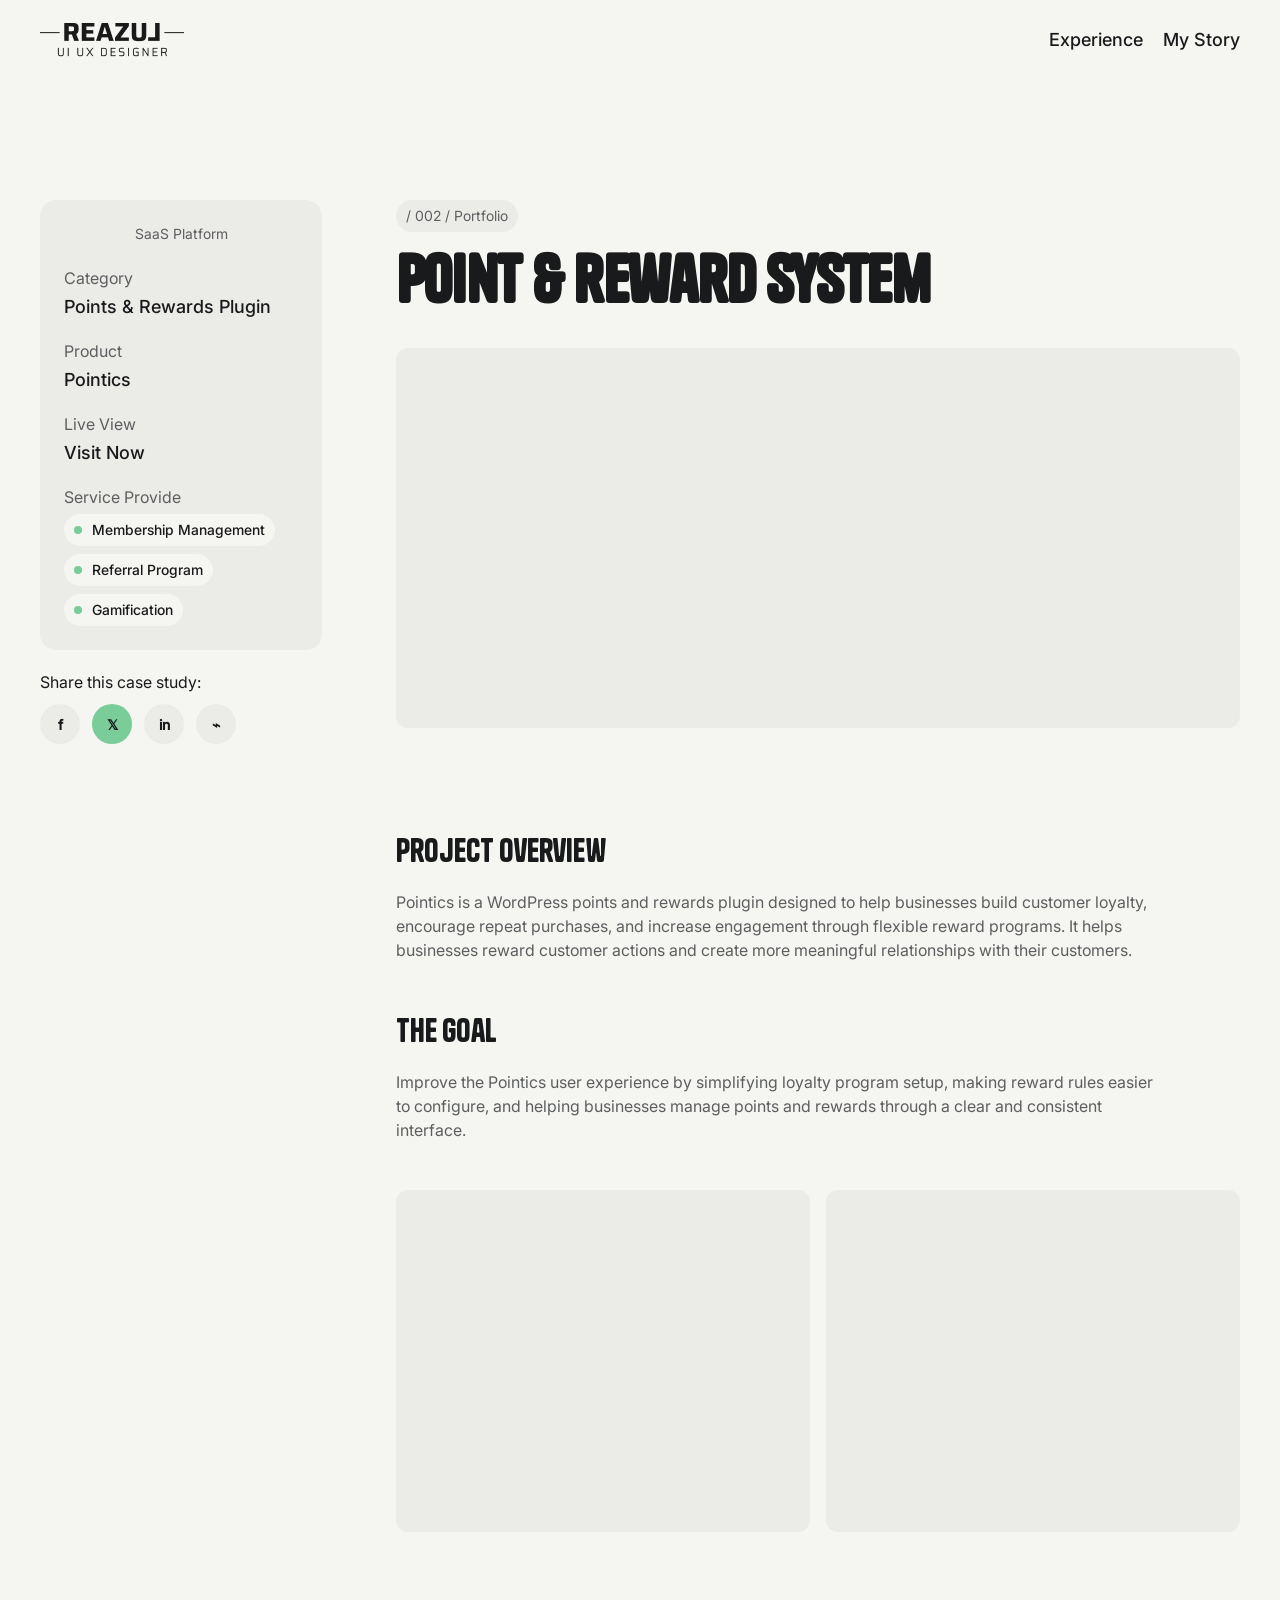
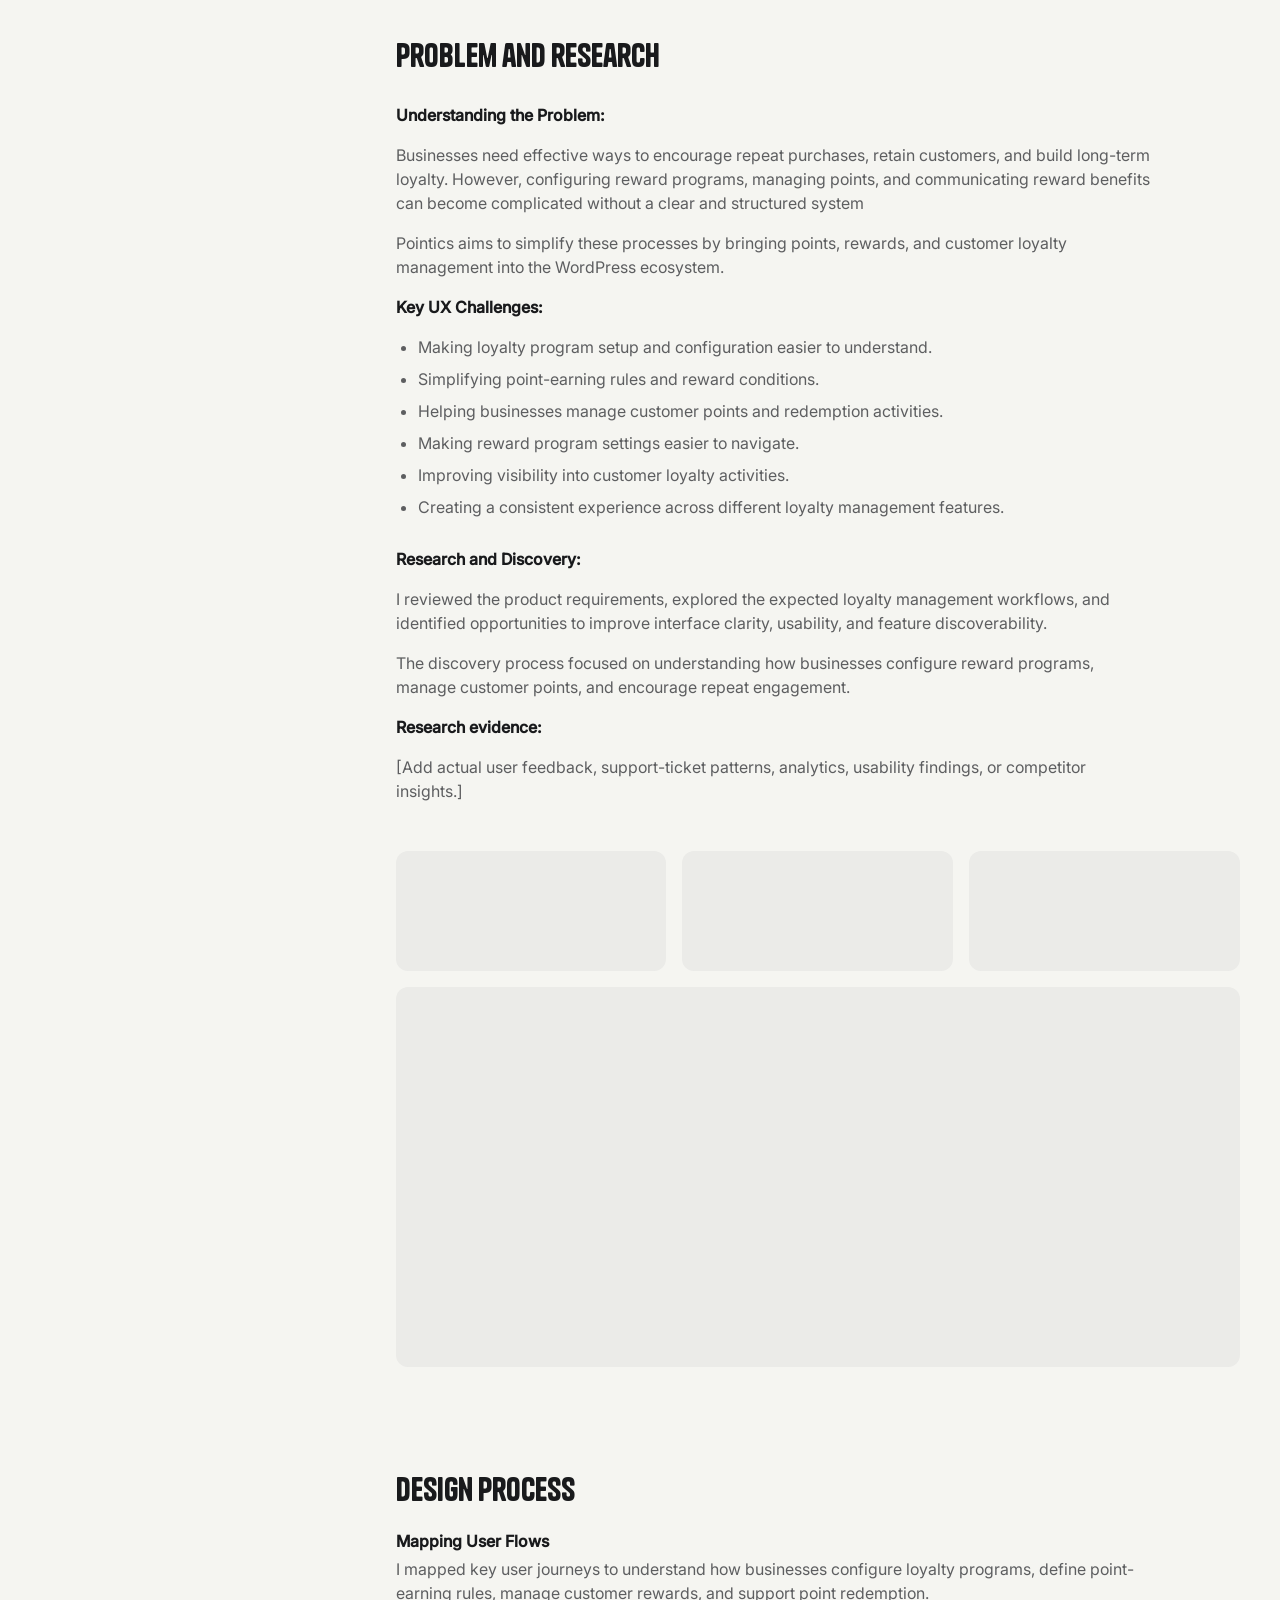
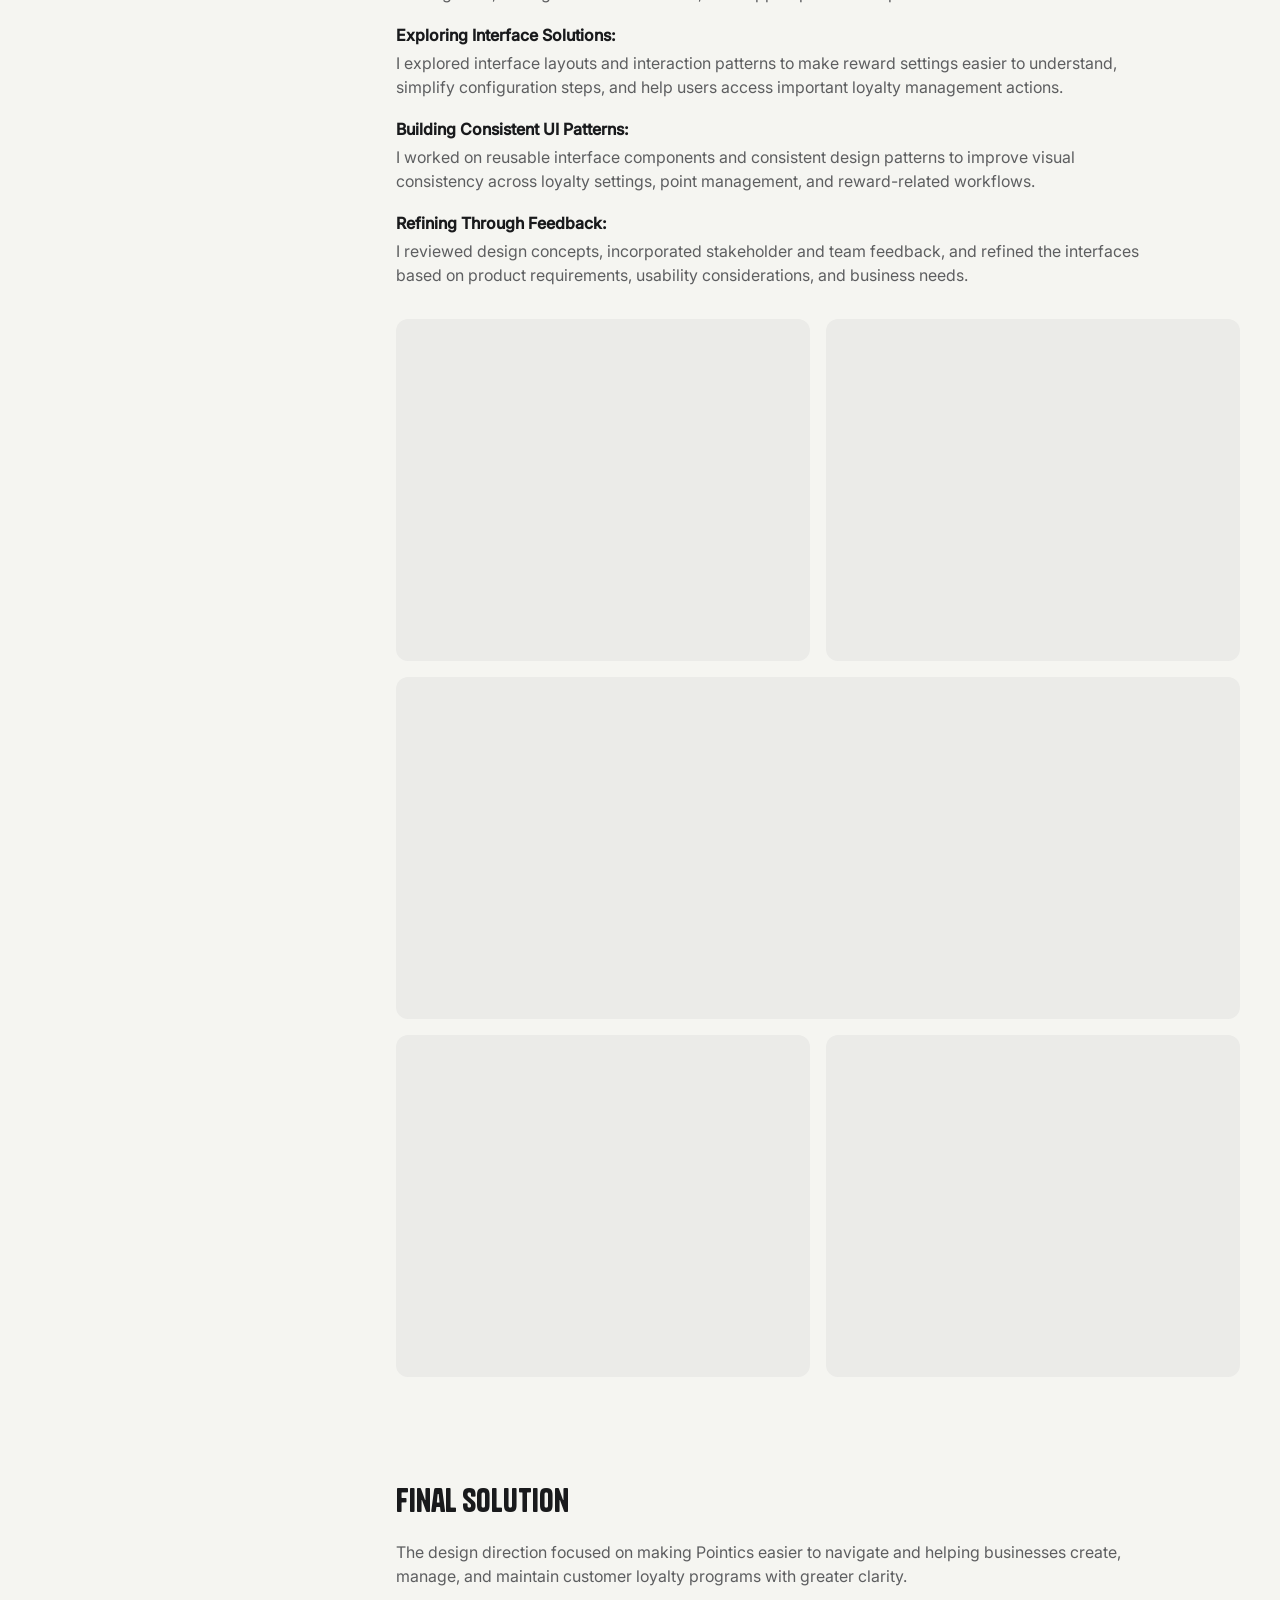
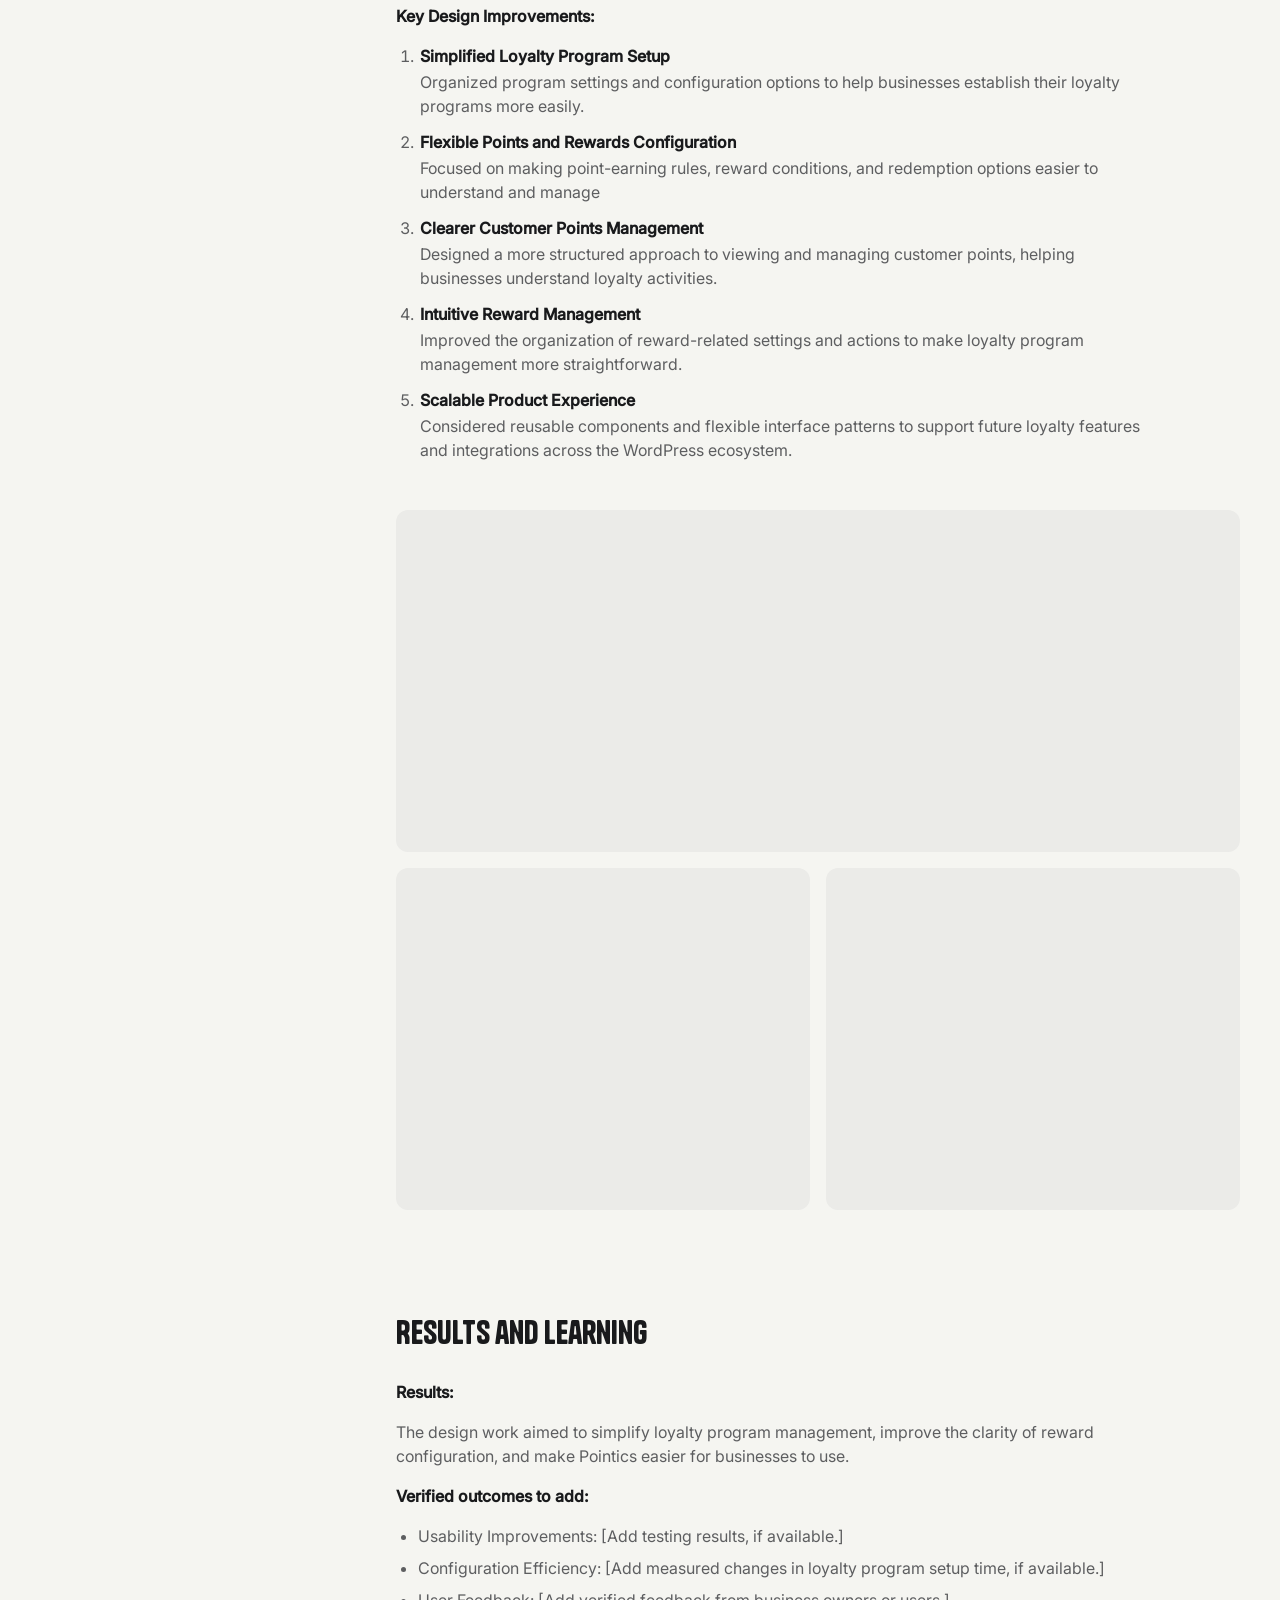
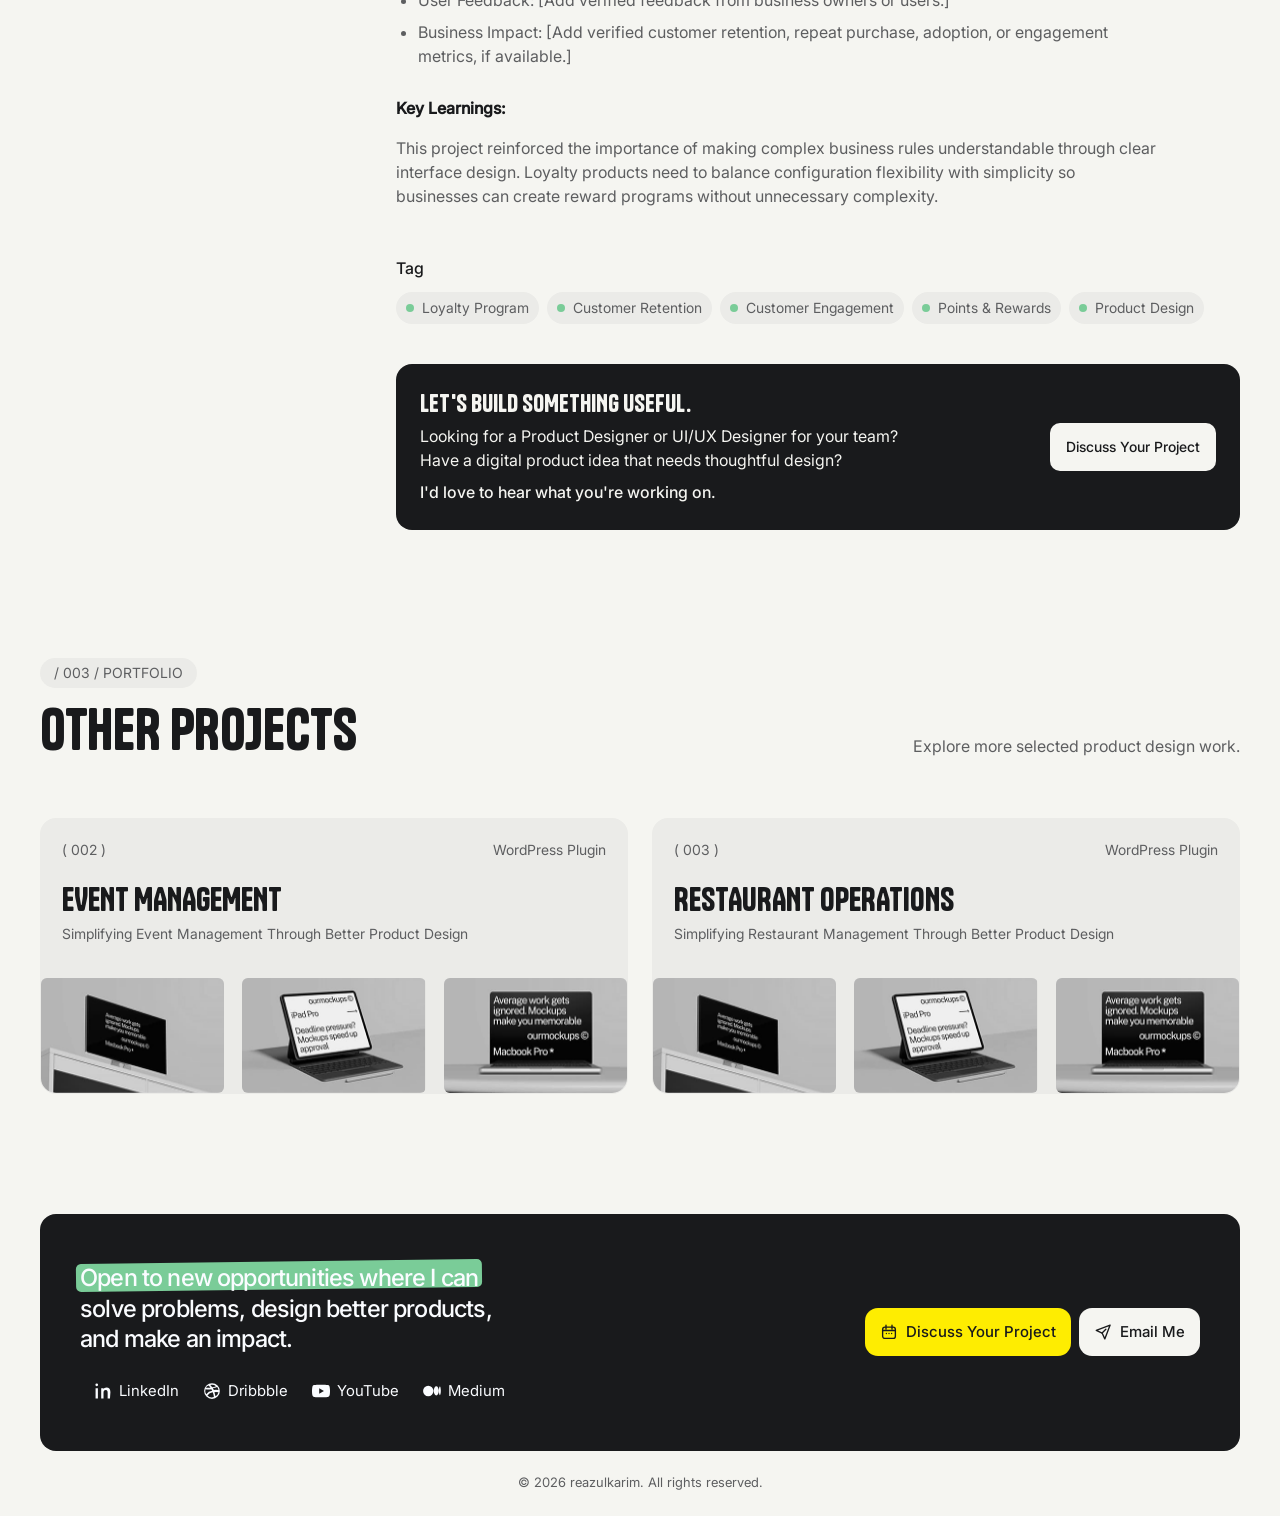
<file: project/pointics.html>
<!doctype html>
<html lang="en">
<head>
    <meta charset="utf-8">
    <meta name="viewport" content="width=device-width, initial-scale=1">
    <meta name="theme-color" content="#F5F5F1">
    <title>Point & Reward System | Reazul Karim</title>
    <meta name="description" content="A product design case study exploring Pointics, a WordPress points and rewards plugin.">
    <meta name="author" content="Reazul Karim">
    <link rel="icon" type="image/png" href="../images/favicon_dark.png">
    <link rel="stylesheet" href="../css/style.css">
    <script src="../script/main.js" defer></script>
    <script src="../script/projects.js" defer></script>
    <script src="../script/project.js" defer></script>
</head>
<body class="project-view-page">
    <header class="site-header">
        <nav class="navbar container" aria-label="Main navigation">
            <a class="navbar__brand" href="../index.html" aria-label="Reazul — Home">
                <img
                    class="navbar__logo"
                    src="../images/logo_reazul.png"
                    alt="Reazul — UI UX Designer"
                    width="144"
                    height="34"
                >
            </a>

            <ul class="navbar__menu">
                <li class="navbar__item">
                    <a class="navbar__link" href="../experience.html">Experience</a>
                </li>
                <li class="navbar__item">
                    <a class="navbar__link" href="../mystory.html">My Story</a>
                </li>
            </ul>
        </nav>
    </header>
    <main>
        <section class="project-view" data-project-slug="pointics" aria-label="Pointics case study">
            <div class="project-view__layout">
                <aside class="project-sidebar" aria-label="Project information">
                    <div class="project-sidebar__card" id="project-information"></div>
                    <div class="project-sidebar__share">
                        <p class="project-sidebar__share-title">Share this case study:</p>
                        <div class="project-sidebar__socials" id="project-social-links"></div>
                    </div>
                </aside>
                <article class="project-content" id="project-content" tabindex="0" aria-label="Case study content">
                    <p class="project-content__loading">Loading project…</p>
                </article>
            </div>
        </section>
        <section class="project-other-projects projects-section" aria-labelledby="other-projects-title">
            <div class="projects-section__container container">
                <header class="projects-section__header">
                    <div class="projects-section__heading-group">
                        <p class="projects-section__eyebrow">/ 003 / Portfolio</p>
                        <h2 class="projects-section__title" id="other-projects-title">Other Projects</h2>
                    </div>
                    <p class="projects-section__intro">Explore more selected product design work.</p>
                </header>
                <div class="projects-grid">
                    <a class="project-card" href="eventin.html" aria-label="View Eventin project">
                        <div class="project-card__content">
                            <div class="project-card__meta"><span>( 002 )</span><span>WordPress Plugin</span></div>
                            <h3 class="project-card__title">Event Management</h3>
                            <p class="project-card__description">Simplifying Event Management Through Better Product Design</p>
                        </div>
                        <div class="project-card__gallery" aria-label="Project image previews">
                            <div class="project-card__track">
                                <div class="project-card__slide is-active"><img src="../images/project-previews/studio-display.png" alt="Studio display interface mockup" loading="lazy"></div>
                                <div class="project-card__slide"><img src="../images/project-previews/ipad.png" alt="Tablet interface mockup" loading="lazy"></div>
                                <div class="project-card__slide"><img src="../images/project-previews/macbook.png" alt="Laptop interface mockup" loading="lazy"></div>
                            </div>
                        </div>
                    </a>
                    <a class="project-card" href="wpcafe.html" aria-label="View WPCafe project">
                        <div class="project-card__content">
                            <div class="project-card__meta"><span>( 003 )</span><span>WordPress Plugin</span></div>
                            <h3 class="project-card__title">Restaurant Operations</h3>
                            <p class="project-card__description">Simplifying Restaurant Management Through Better Product Design</p>
                        </div>
                        <div class="project-card__gallery" aria-label="Project image previews">
                            <div class="project-card__track">
                                <div class="project-card__slide is-active"><img src="../images/project-previews/studio-display.png" alt="Studio display interface mockup" loading="lazy"></div>
                                <div class="project-card__slide"><img src="../images/project-previews/ipad.png" alt="Tablet interface mockup" loading="lazy"></div>
                                <div class="project-card__slide"><img src="../images/project-previews/macbook.png" alt="Laptop interface mockup" loading="lazy"></div>
                            </div>
                        </div>
                    </a>
                </div>
            </div>
        </section>
    </main>
        <footer class="site-footer" id="contact" aria-labelledby="footer-title">
            <div class="site-footer__container container">
                <div class="site-footer__panel">
                    <div class="site-footer__main">
                        <h2 class="site-footer__message" id="footer-title">
                            <span class="site-footer__highlight-wrap">
                                <span class="site-footer__highlight">Open to new opportunities where I can</span>
                            </span>
                            <span class="site-footer__message-line">solve problems, design better products,</span>
                            <span class="site-footer__message-line">and make an impact.</span>
                        </h2>

                        <nav class="site-footer__socials" aria-label="Social links">
                            <a class="site-footer__social-link" href="https://www.linkedin.com/" target="_blank" rel="noopener noreferrer" aria-label="LinkedIn">
                                <svg viewBox="0 0 24 24" aria-hidden="true"><path d="M5.2 8.4H2.1V22h3.1V8.4ZM3.65 2a1.8 1.8 0 1 0 0 3.6 1.8 1.8 0 0 0 0-3.6ZM21.9 13.2c0-4.1-2.2-6-5.1-6-2.4 0-3.5 1.3-4.1 2.2V8.4H9.6V22h3.1v-7.5c0-2 .4-3.9 2.9-3.9s2.6 2.3 2.6 4V22h3.1l.6-8.8Z"/></svg>
                                <span>LinkedIn</span>
                            </a>
                            <a class="site-footer__social-link site-footer__social-link--dribbble" href="https://dribbble.com/" target="_blank" rel="noopener noreferrer" aria-label="Dribbble">
                                <svg viewBox="0 0 24 24" aria-hidden="true"><path d="M12 1.5a10.5 10.5 0 1 0 0 21 10.5 10.5 0 0 0 0-21Zm6.9 5.1a8.2 8.2 0 0 1 1.7 4.1 19.2 19.2 0 0 0-6.2-.1 26 26 0 0 0-1.2-2.5 17.2 17.2 0 0 0 5.7-1.5ZM12 3.7a8.3 8.3 0 0 1 5.3 1.9 14.8 14.8 0 0 1-5.1 1.3 36.7 36.7 0 0 0-2.5-3 8.1 8.1 0 0 1 2.3-.2ZM7.5 4.8a31 31 0 0 1 2.4 2.8 25 25 0 0 1-6.2-.2 8.4 8.4 0 0 1 3.8-2.6ZM3.3 9.5c2.4.4 5.1.5 7.8.1.4.7.8 1.4 1.1 2.1a12.4 12.4 0 0 0-7.9 4.5 8.2 8.2 0 0 1-1-6.7Zm2.6 8.5a10.3 10.3 0 0 1 7.1-4.2 26 26 0 0 1 1.5 6.2 8.2 8.2 0 0 1-8.6-2Zm10.7 1.1a29.4 29.4 0 0 0-1.4-5.6 16.9 16.9 0 0 1 5.4.2 8.4 8.4 0 0 1-4 5.4Z"/></svg>
                                <span>Dribbble</span>
                            </a>
                            <a class="site-footer__social-link" href="https://www.youtube.com/" target="_blank" rel="noopener noreferrer" aria-label="YouTube">
                                <svg viewBox="0 0 24 24" aria-hidden="true"><path d="M23.5 6.2a3 3 0 0 0-2.1-2.1C19.5 3.6 12 3.6 12 3.6s-7.5 0-9.4.5A3 3 0 0 0 .5 6.2 31 31 0 0 0 0 12a31 31 0 0 0 .5 5.8 3 3 0 0 0 2.1 2.1c1.9.5 9.4.5 9.4.5s7.5 0 9.4-.5a3 3 0 0 0 2.1-2.1A31 31 0 0 0 24 12a31 31 0 0 0-.5-5.8ZM9.6 15.8V8.2l6.3 3.8-6.3 3.8Z"/></svg>
                                <span>YouTube</span>
                            </a>
                            <a class="site-footer__social-link" href="https://medium.com/" target="_blank" rel="noopener noreferrer" aria-label="Medium">
                                <svg viewBox="0 0 24 24" aria-hidden="true"><path d="M7 5.1a6.9 6.9 0 1 0 0 13.8A6.9 6.9 0 0 0 7 5.1Zm10.7.4c-1.9 0-3.4 2.8-3.4 6.3s1.5 6.3 3.4 6.3 3.4-2.8 3.4-6.3-1.5-6.3-3.4-6.3ZM22.5 6c-.7 0-1.3 2.6-1.3 5.8s.6 5.8 1.3 5.8 1.3-2.6 1.3-5.8S23.2 6 22.5 6Z"/></svg>
                                <span>Medium</span>
                            </a>
                        </nav>
                    </div>

                    <div class="site-footer__actions">
                        <button class="site-footer__button site-footer__button--primary" type="button" data-open-booking aria-haspopup="dialog" aria-controls="booking-modal">
                            <svg viewBox="0 0 24 24" aria-hidden="true"><rect x="3.5" y="5.5" width="17" height="15" rx="3"/><path d="M8 3v5m8-5v5M3.5 10h17"/><path d="M8.5 14h.01m3.5 0h.01m3.5 0h.01"/></svg>
                            <span>Discuss Your Project</span>
                        </button>
                        <a class="site-footer__button site-footer__button--secondary" href="mailto:" aria-label="Email me">
                            <svg viewBox="0 0 24 24" aria-hidden="true"><path d="m21.5 2.8-7.1 18.4-3.6-7.8-7.8-3.6 18.5-7Z"/><path d="m10.8 13.4 5-5"/></svg>
                            <span>Email Me</span>
                        </a>
                    </div>
                </div>
                <p class="site-footer__copyright">© 2026 reazulkarim. All rights reserved.</p>
            </div>
        </footer>

        <dialog class="booking-modal" id="booking-modal" aria-labelledby="booking-modal-title">
            <div class="booking-modal__panel">
                <div class="booking-modal__header">
                    <div>
                        <p class="booking-modal__eyebrow">LET'S CONNECT</p>
                        <h2 class="booking-modal__title" id="booking-modal-title">Discuss Your Project</h2>
                    </div>
                    <button class="booking-modal__close" type="button" data-close-booking aria-label="Close booking window">
                        <svg viewBox="0 0 24 24" aria-hidden="true"><path d="m6 6 12 12M18 6 6 18"/></svg>
                    </button>
                </div>
                <div class="booking-modal__content">
                    <div class="timetics-inline-embed" data-url="https://app.timetics.ai/helloreazul/book-a-meeting-with-reazul/embed?bc=%23FFFFFF&tc=%2371717A&bndc=%233B82F6" defaultHeight="500px"></div>
<script type="text/javascript" src="https://app.timetics.ai/script/embed.js" async></script>
                    <a class="booking-modal__fallback-link" href="https://app.timetics.ai/helloreazul/book-a-meeting-with-reazul" target="_blank" rel="noopener noreferrer">Having trouble viewing the booking form? Open it in a new tab <span aria-hidden="true">↗</span></a>
                </div>
            </div>
        </dialog>
</body>
</html>
</file>
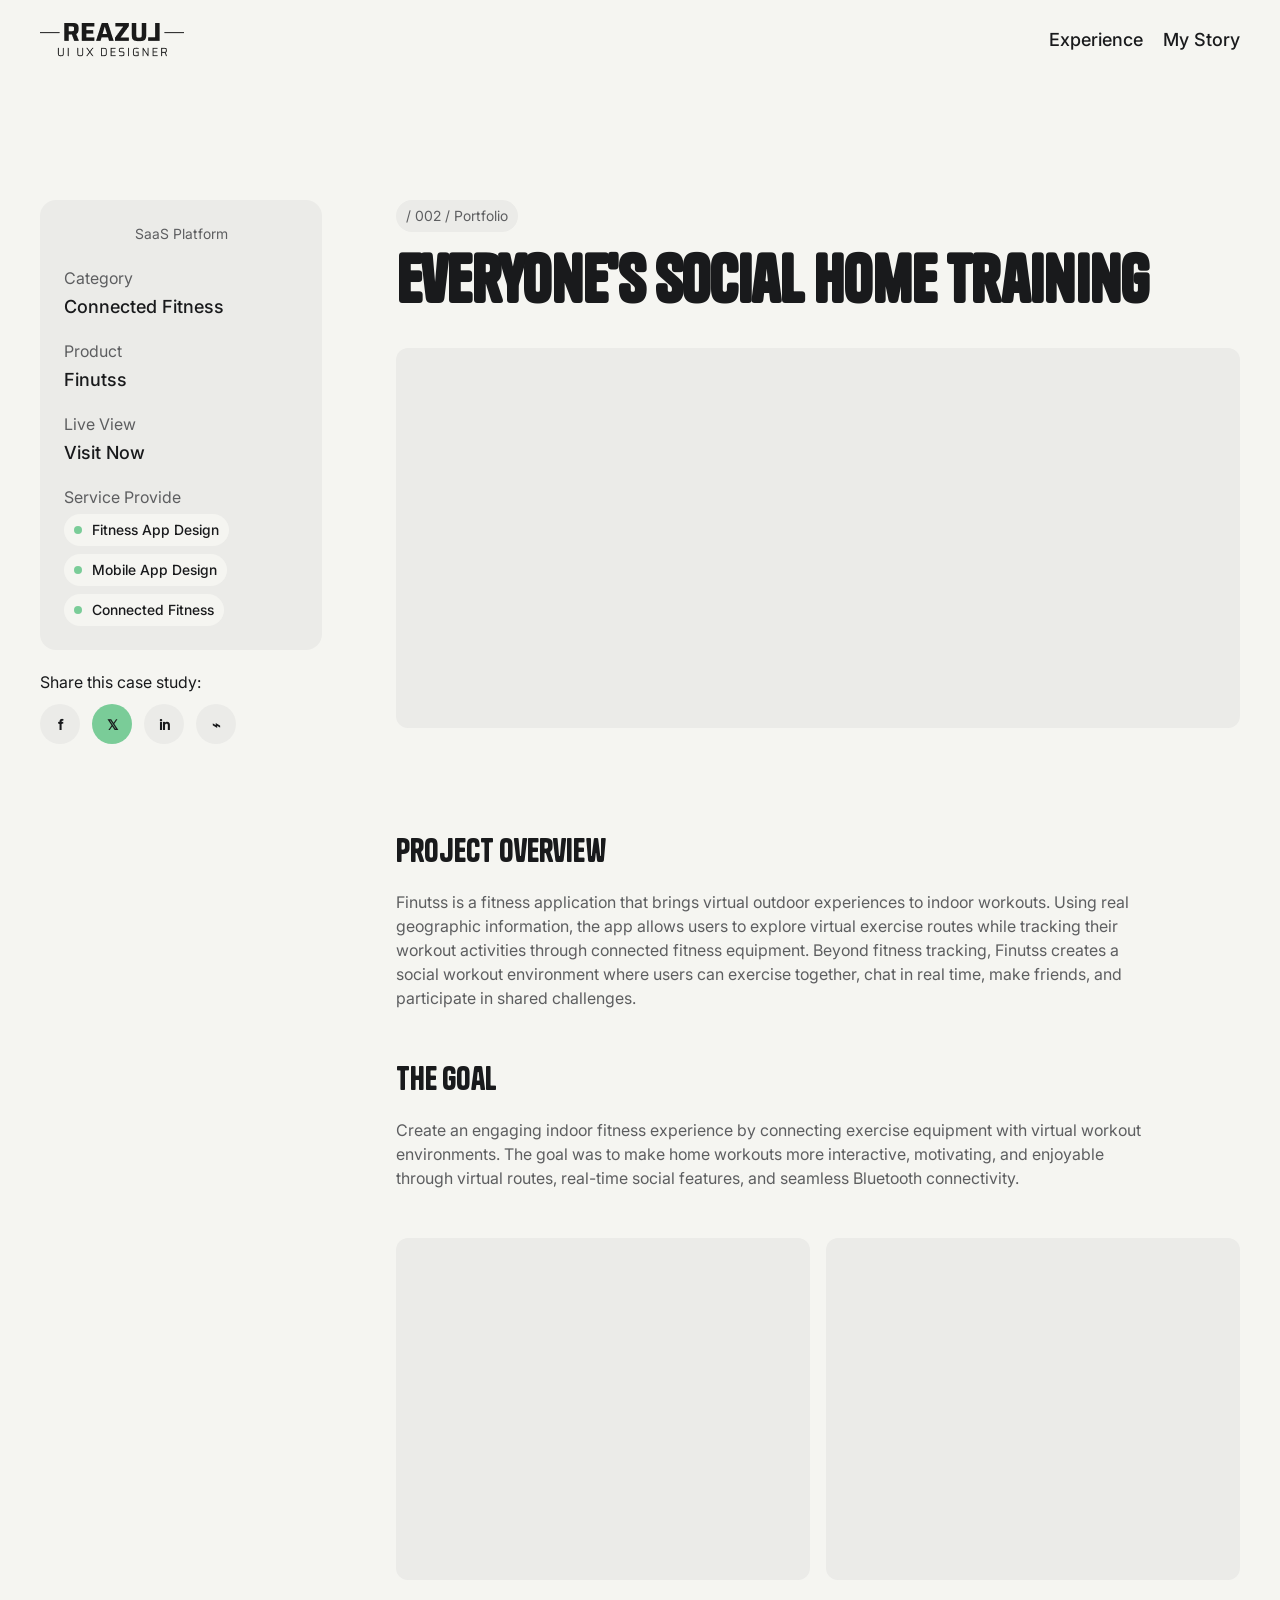
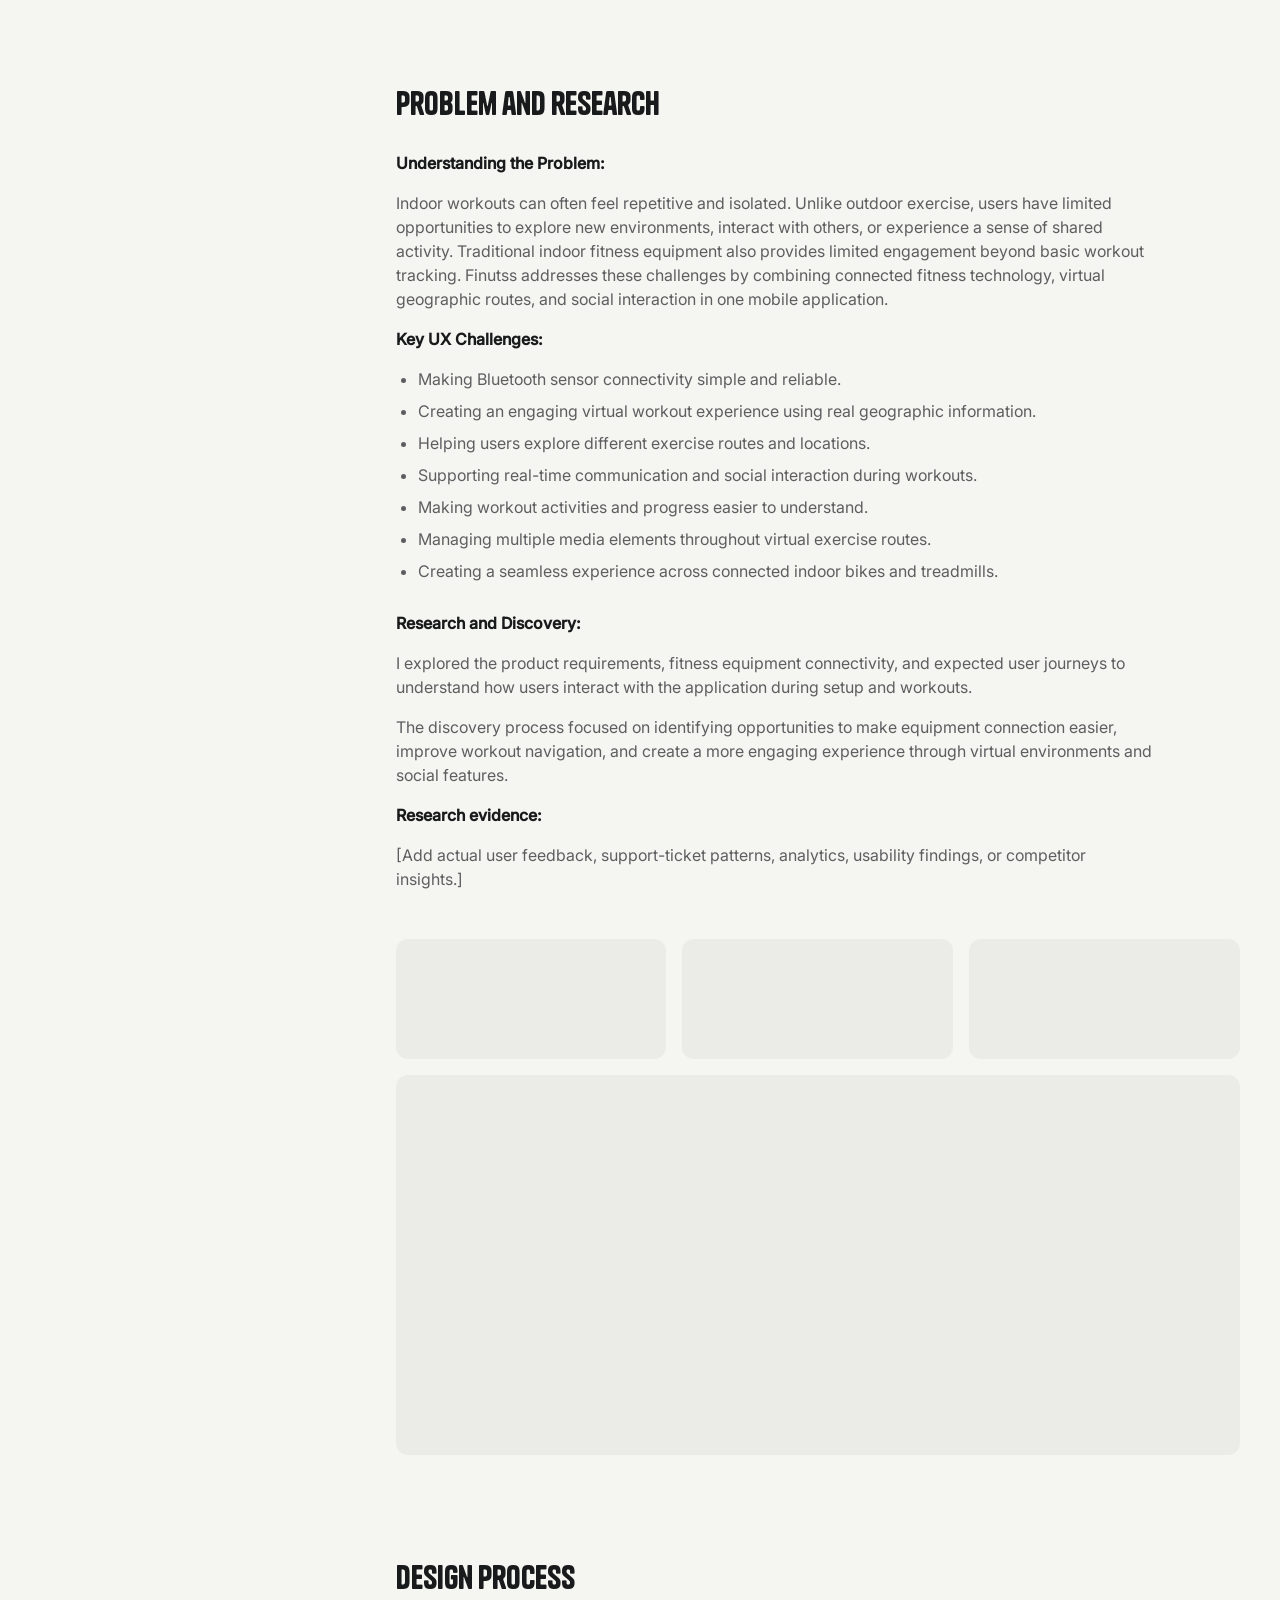
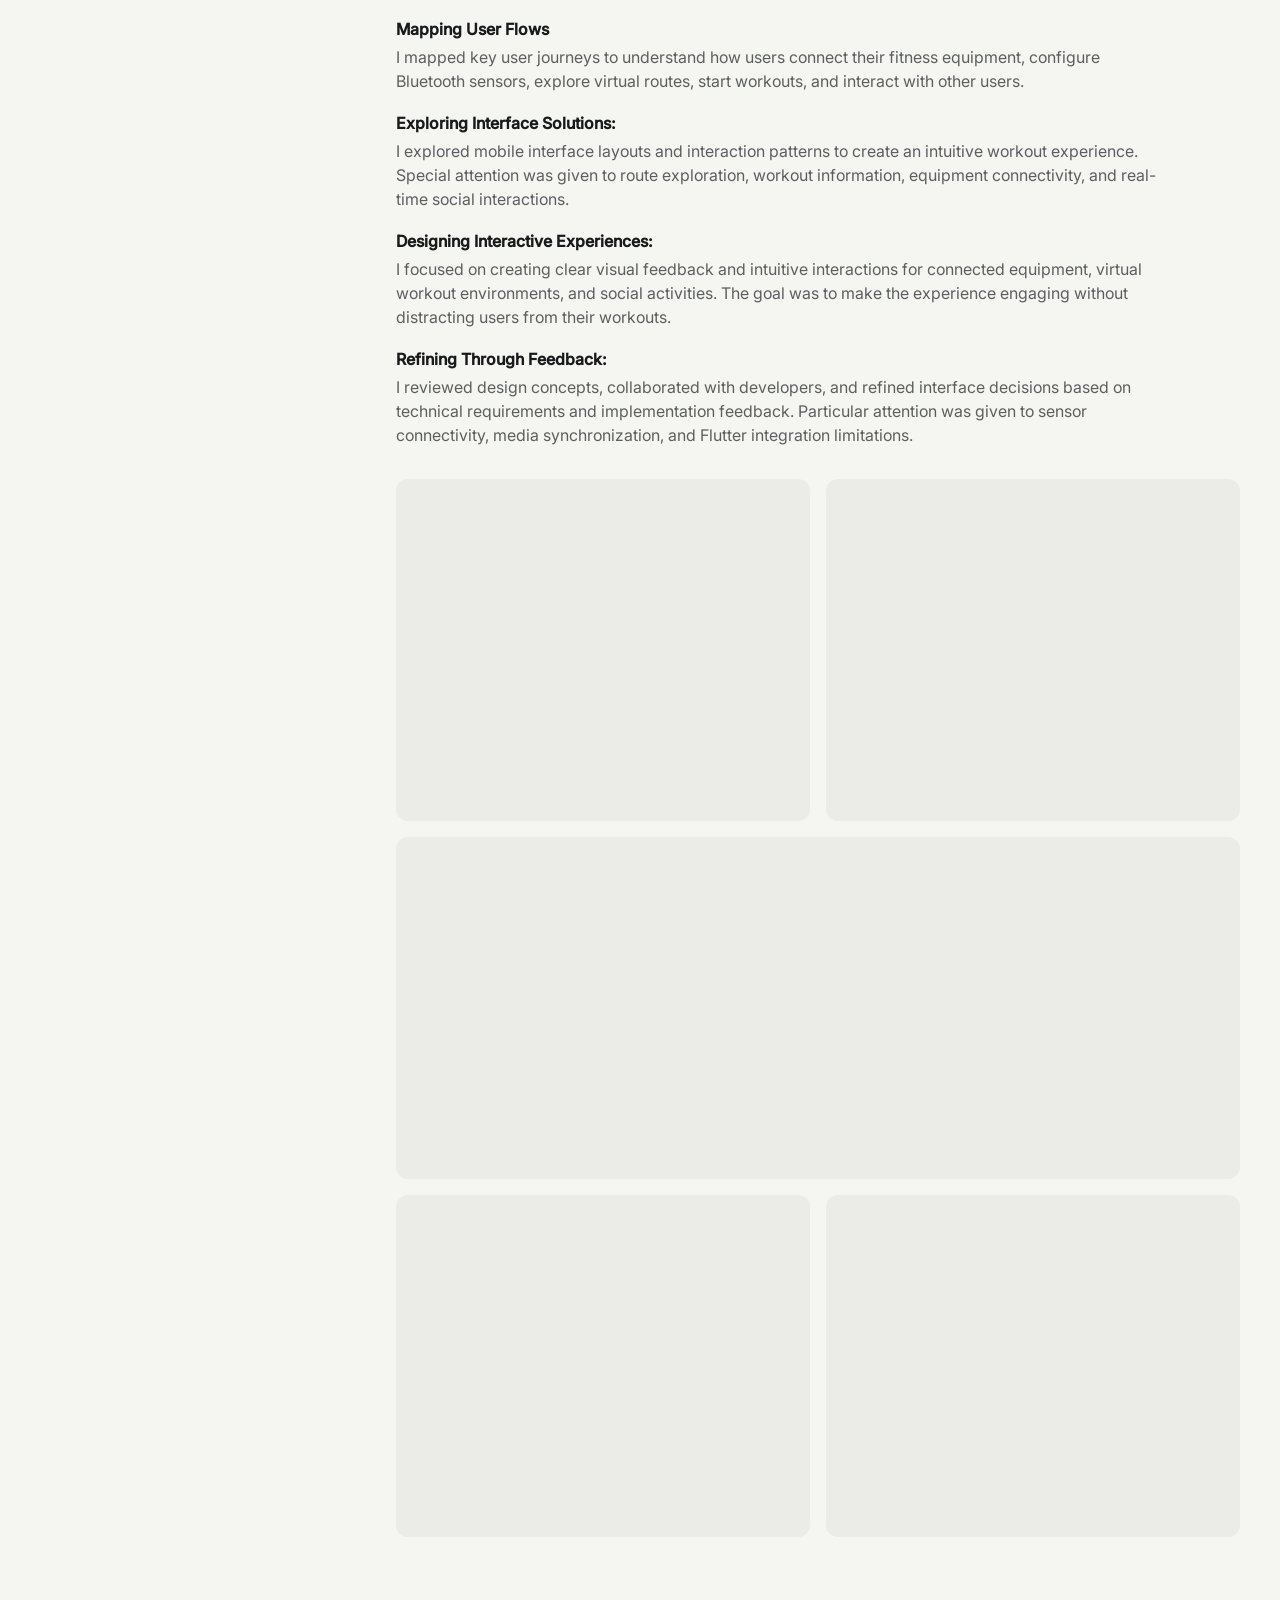
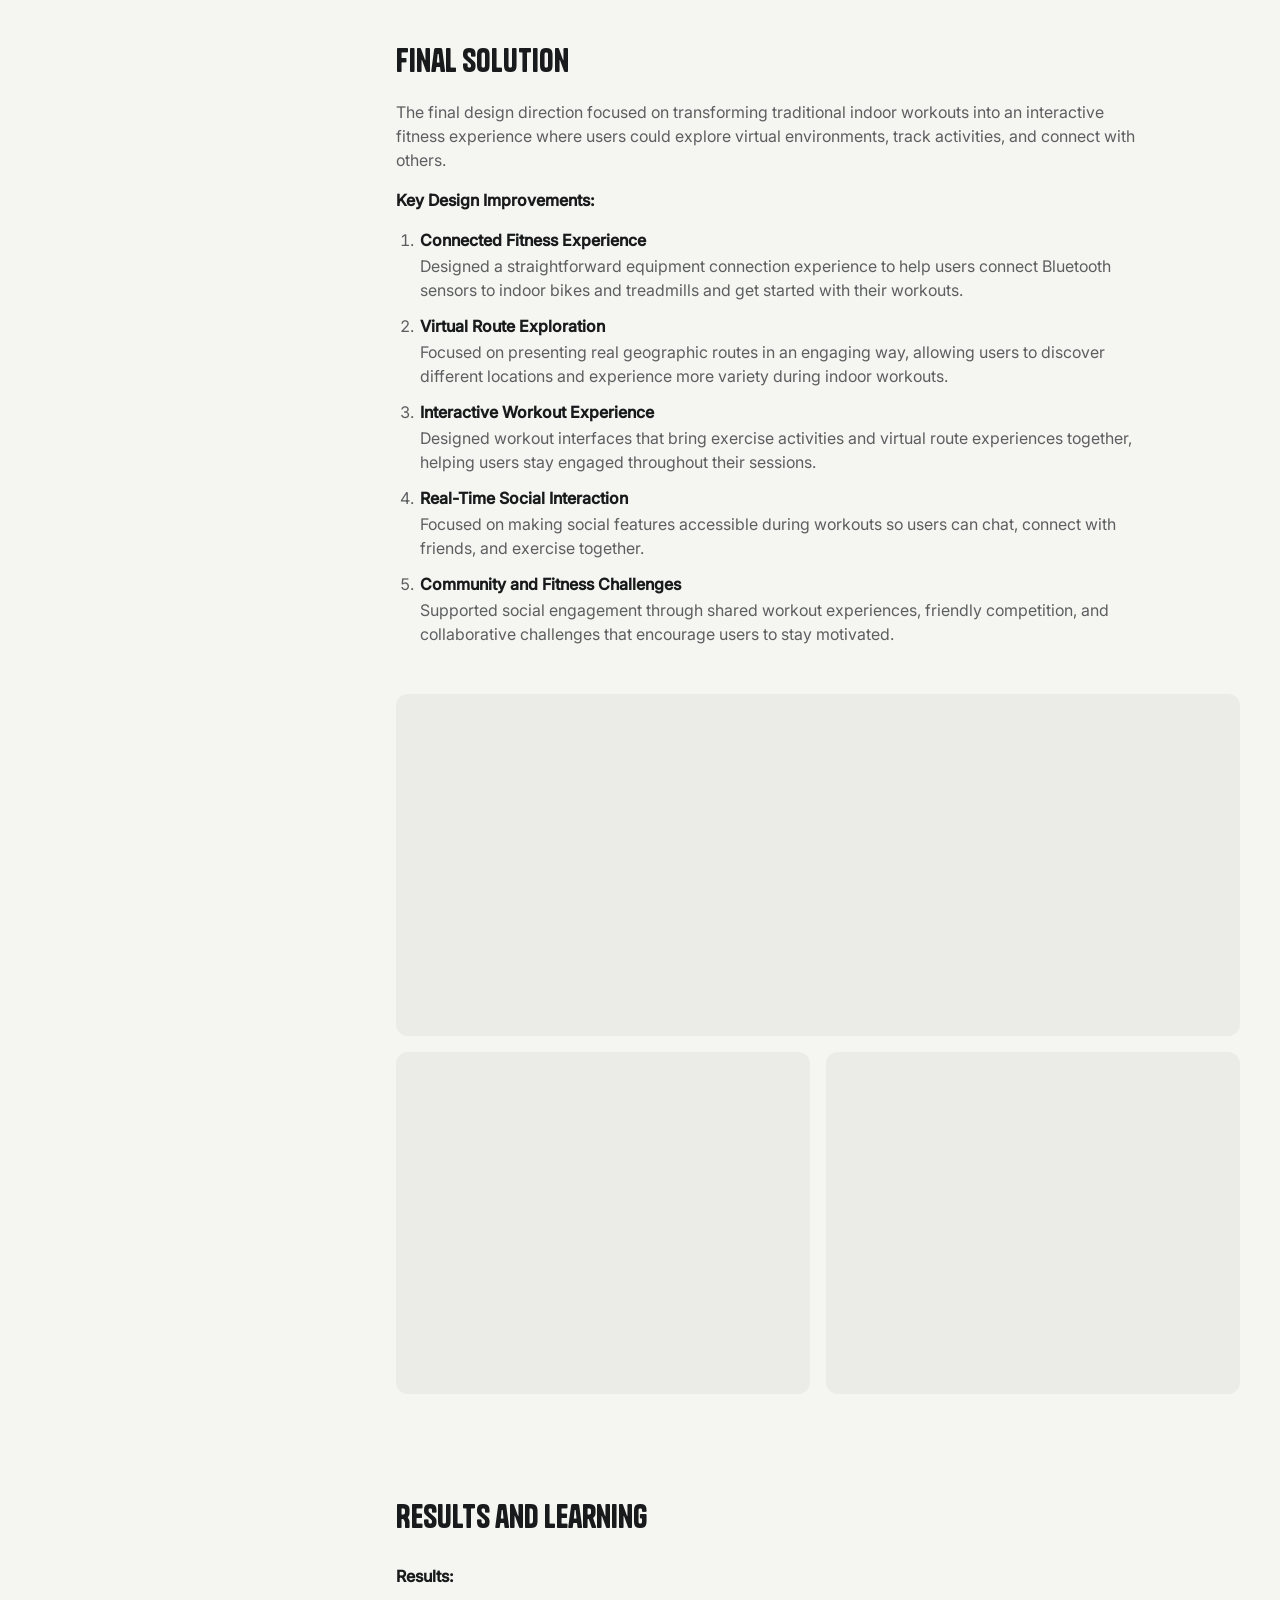
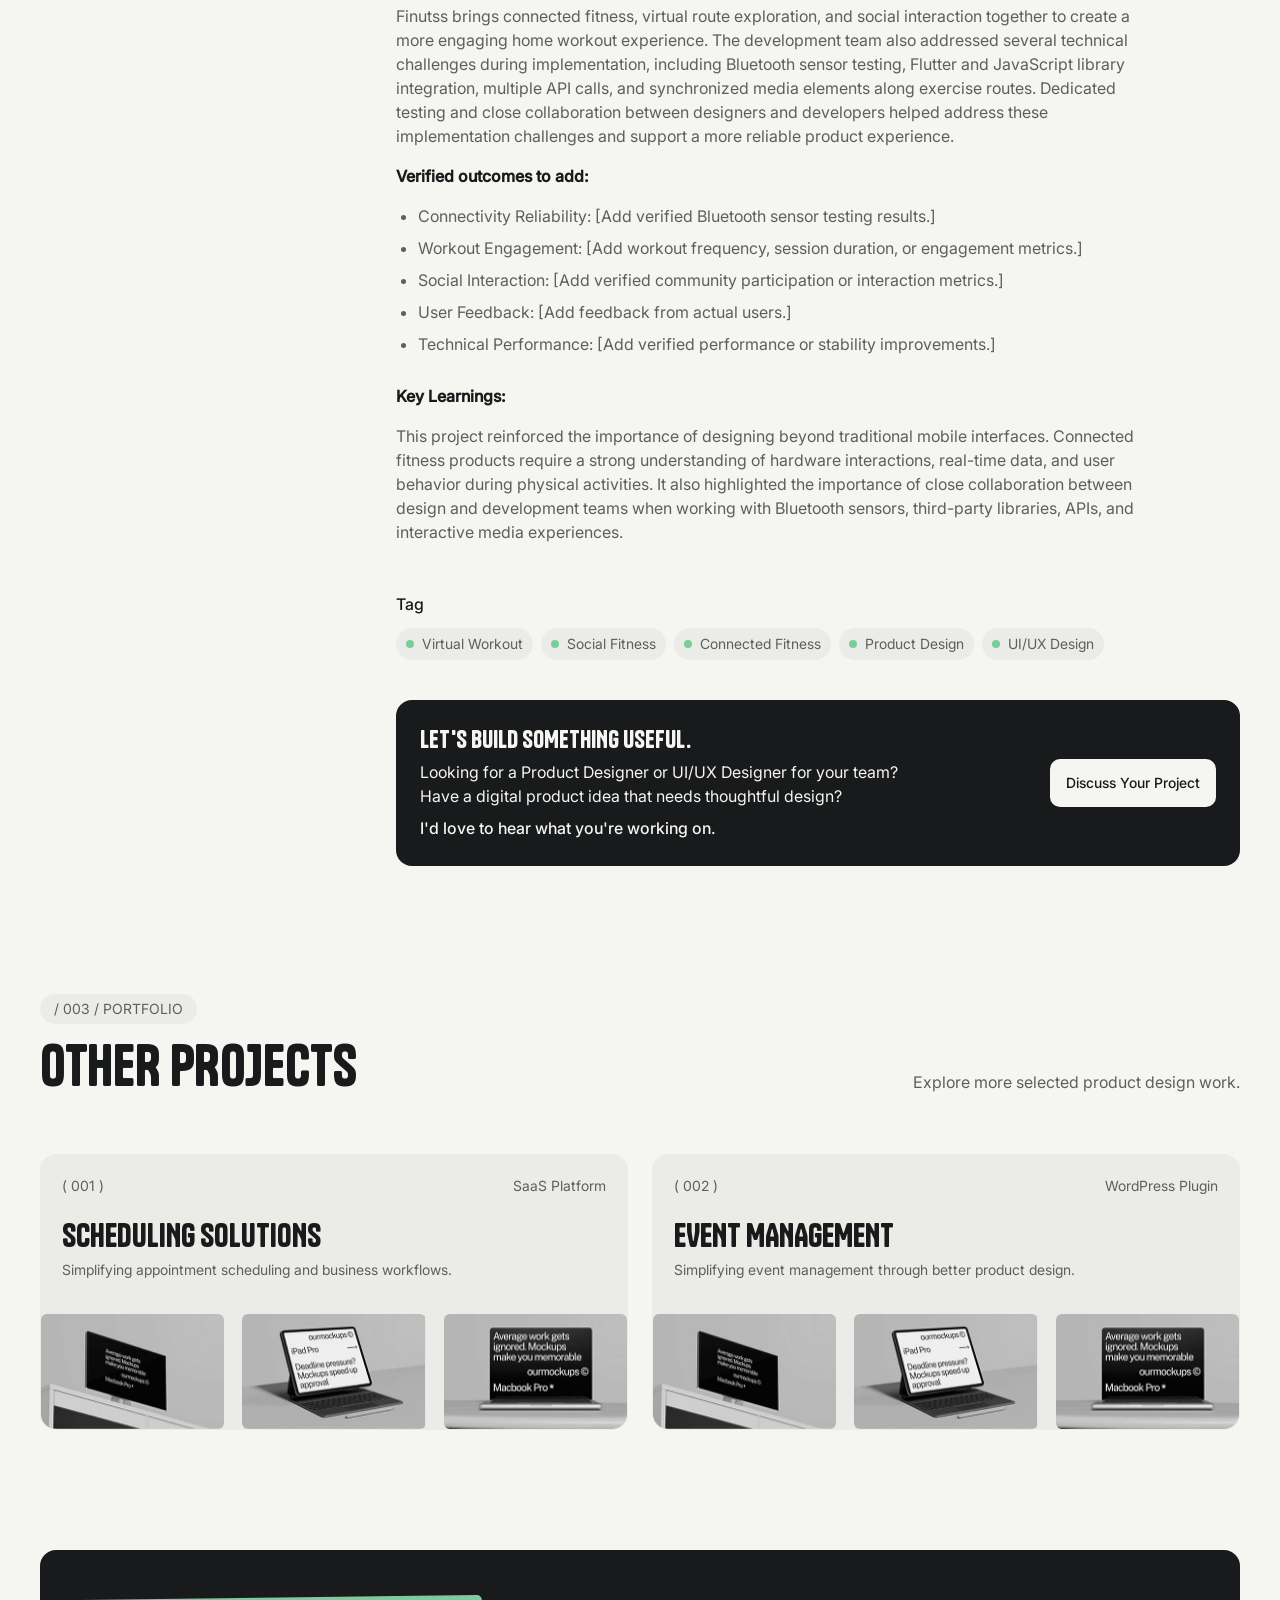
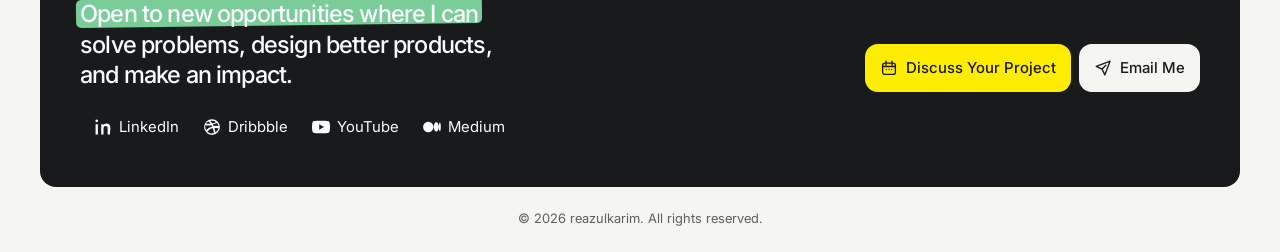
<file: project/social-fitness.html>
<!doctype html>
<html lang="en">
<head>
    <meta charset="utf-8">
    <meta name="viewport" content="width=device-width, initial-scale=1">
    <meta name="theme-color" content="#F5F5F1">
    <title>Everyone's Social Home Training | Reazul Karim</title>
    <meta name="description" content="A product design case study exploring Finutss, a connected fitness and social workout mobile application.">
    <meta name="author" content="Reazul Karim">
    <link rel="icon" type="image/png" href="../images/favicon_dark.png">
    <link rel="stylesheet" href="../css/style.css">
    <script src="../script/main.js" defer></script>
    <script src="../script/projects.js" defer></script>
    <script src="../script/project.js" defer></script>
</head>
<body class="project-view-page">
    <header class="site-header">
        <nav class="navbar container" aria-label="Main navigation">
            <a class="navbar__brand" href="../index.html" aria-label="Reazul — Home">
                <img
                    class="navbar__logo"
                    src="../images/logo_reazul.png"
                    alt="Reazul — UI UX Designer"
                    width="144"
                    height="34"
                >
            </a>

            <ul class="navbar__menu">
                <li class="navbar__item">
                    <a class="navbar__link" href="../experience.html">Experience</a>
                </li>
                <li class="navbar__item">
                    <a class="navbar__link" href="../mystory.html">My Story</a>
                </li>
            </ul>
        </nav>
    </header>
    <main>
        <section class="project-view" data-project-slug="socialFitness" aria-label="Finutss social fitness case study">
            <div class="project-view__layout">
                <aside class="project-sidebar" aria-label="Project information">
                    <div class="project-sidebar__card" id="project-information"></div>
                    <div class="project-sidebar__share">
                        <p class="project-sidebar__share-title">Share this case study:</p>
                        <div class="project-sidebar__socials" id="project-social-links"></div>
                    </div>
                </aside>
                <article class="project-content" id="project-content" tabindex="0" aria-label="Case study content">
                    <p class="project-content__loading">Loading project…</p>
                </article>
            </div>
        </section>
        <section class="project-other-projects projects-section" aria-labelledby="other-projects-title">
            <div class="projects-section__container container">
                <header class="projects-section__header">
                    <div class="projects-section__heading-group">
                        <p class="projects-section__eyebrow">/ 003 / Portfolio</p>
                        <h2 class="projects-section__title" id="other-projects-title">Other Projects</h2>
                    </div>
                    <p class="projects-section__intro">Explore more selected product design work.</p>
                </header>
                <div class="projects-grid">
                    <a class="project-card" href="timetics.html" aria-label="View Timetics AI project">
                        <div class="project-card__content">
                            <div class="project-card__meta"><span>( 001 )</span><span>SaaS Platform</span></div>
                            <h3 class="project-card__title">Scheduling Solutions</h3>
                            <p class="project-card__description">Simplifying appointment scheduling and business workflows.</p>
                        </div>
                        <div class="project-card__gallery" aria-label="Project image previews">
                            <div class="project-card__track">
                                <div class="project-card__slide is-active"><img src="../images/project-previews/studio-display.png" alt="Studio display interface mockup" loading="lazy"></div>
                                <div class="project-card__slide"><img src="../images/project-previews/ipad.png" alt="Tablet interface mockup" loading="lazy"></div>
                                <div class="project-card__slide"><img src="../images/project-previews/macbook.png" alt="Laptop interface mockup" loading="lazy"></div>
                            </div>
                        </div>
                    </a>
                    <a class="project-card" href="eventin.html" aria-label="View Eventin project">
                        <div class="project-card__content">
                            <div class="project-card__meta"><span>( 002 )</span><span>WordPress Plugin</span></div>
                            <h3 class="project-card__title">Event Management</h3>
                            <p class="project-card__description">Simplifying event management through better product design.</p>
                        </div>
                        <div class="project-card__gallery" aria-label="Project image previews">
                            <div class="project-card__track">
                                <div class="project-card__slide is-active"><img src="../images/project-previews/studio-display.png" alt="Studio display interface mockup" loading="lazy"></div>
                                <div class="project-card__slide"><img src="../images/project-previews/ipad.png" alt="Tablet interface mockup" loading="lazy"></div>
                                <div class="project-card__slide"><img src="../images/project-previews/macbook.png" alt="Laptop interface mockup" loading="lazy"></div>
                            </div>
                        </div>
                    </a>
                </div>
            </div>
        </section>
    </main>
        <footer class="site-footer" id="contact" aria-labelledby="footer-title">
            <div class="site-footer__container container">
                <div class="site-footer__panel">
                    <div class="site-footer__main">
                        <h2 class="site-footer__message" id="footer-title">
                            <span class="site-footer__highlight-wrap">
                                <span class="site-footer__highlight">Open to new opportunities where I can</span>
                            </span>
                            <span class="site-footer__message-line">solve problems, design better products,</span>
                            <span class="site-footer__message-line">and make an impact.</span>
                        </h2>

                        <nav class="site-footer__socials" aria-label="Social links">
                            <a class="site-footer__social-link" href="https://www.linkedin.com/" target="_blank" rel="noopener noreferrer" aria-label="LinkedIn">
                                <svg viewBox="0 0 24 24" aria-hidden="true"><path d="M5.2 8.4H2.1V22h3.1V8.4ZM3.65 2a1.8 1.8 0 1 0 0 3.6 1.8 1.8 0 0 0 0-3.6ZM21.9 13.2c0-4.1-2.2-6-5.1-6-2.4 0-3.5 1.3-4.1 2.2V8.4H9.6V22h3.1v-7.5c0-2 .4-3.9 2.9-3.9s2.6 2.3 2.6 4V22h3.1l.6-8.8Z"/></svg>
                                <span>LinkedIn</span>
                            </a>
                            <a class="site-footer__social-link site-footer__social-link--dribbble" href="https://dribbble.com/" target="_blank" rel="noopener noreferrer" aria-label="Dribbble">
                                <svg viewBox="0 0 24 24" aria-hidden="true"><path d="M12 1.5a10.5 10.5 0 1 0 0 21 10.5 10.5 0 0 0 0-21Zm6.9 5.1a8.2 8.2 0 0 1 1.7 4.1 19.2 19.2 0 0 0-6.2-.1 26 26 0 0 0-1.2-2.5 17.2 17.2 0 0 0 5.7-1.5ZM12 3.7a8.3 8.3 0 0 1 5.3 1.9 14.8 14.8 0 0 1-5.1 1.3 36.7 36.7 0 0 0-2.5-3 8.1 8.1 0 0 1 2.3-.2ZM7.5 4.8a31 31 0 0 1 2.4 2.8 25 25 0 0 1-6.2-.2 8.4 8.4 0 0 1 3.8-2.6ZM3.3 9.5c2.4.4 5.1.5 7.8.1.4.7.8 1.4 1.1 2.1a12.4 12.4 0 0 0-7.9 4.5 8.2 8.2 0 0 1-1-6.7Zm2.6 8.5a10.3 10.3 0 0 1 7.1-4.2 26 26 0 0 1 1.5 6.2 8.2 8.2 0 0 1-8.6-2Zm10.7 1.1a29.4 29.4 0 0 0-1.4-5.6 16.9 16.9 0 0 1 5.4.2 8.4 8.4 0 0 1-4 5.4Z"/></svg>
                                <span>Dribbble</span>
                            </a>
                            <a class="site-footer__social-link" href="https://www.youtube.com/" target="_blank" rel="noopener noreferrer" aria-label="YouTube">
                                <svg viewBox="0 0 24 24" aria-hidden="true"><path d="M23.5 6.2a3 3 0 0 0-2.1-2.1C19.5 3.6 12 3.6 12 3.6s-7.5 0-9.4.5A3 3 0 0 0 .5 6.2 31 31 0 0 0 0 12a31 31 0 0 0 .5 5.8 3 3 0 0 0 2.1 2.1c1.9.5 9.4.5 9.4.5s7.5 0 9.4-.5a3 3 0 0 0 2.1-2.1A31 31 0 0 0 24 12a31 31 0 0 0-.5-5.8ZM9.6 15.8V8.2l6.3 3.8-6.3 3.8Z"/></svg>
                                <span>YouTube</span>
                            </a>
                            <a class="site-footer__social-link" href="https://medium.com/" target="_blank" rel="noopener noreferrer" aria-label="Medium">
                                <svg viewBox="0 0 24 24" aria-hidden="true"><path d="M7 5.1a6.9 6.9 0 1 0 0 13.8A6.9 6.9 0 0 0 7 5.1Zm10.7.4c-1.9 0-3.4 2.8-3.4 6.3s1.5 6.3 3.4 6.3 3.4-2.8 3.4-6.3-1.5-6.3-3.4-6.3ZM22.5 6c-.7 0-1.3 2.6-1.3 5.8s.6 5.8 1.3 5.8 1.3-2.6 1.3-5.8S23.2 6 22.5 6Z"/></svg>
                                <span>Medium</span>
                            </a>
                        </nav>
                    </div>

                    <div class="site-footer__actions">
                        <button class="site-footer__button site-footer__button--primary" type="button" data-open-booking aria-haspopup="dialog" aria-controls="booking-modal">
                            <svg viewBox="0 0 24 24" aria-hidden="true"><rect x="3.5" y="5.5" width="17" height="15" rx="3"/><path d="M8 3v5m8-5v5M3.5 10h17"/><path d="M8.5 14h.01m3.5 0h.01m3.5 0h.01"/></svg>
                            <span>Discuss Your Project</span>
                        </button>
                        <a class="site-footer__button site-footer__button--secondary" href="mailto:" aria-label="Email me">
                            <svg viewBox="0 0 24 24" aria-hidden="true"><path d="m21.5 2.8-7.1 18.4-3.6-7.8-7.8-3.6 18.5-7Z"/><path d="m10.8 13.4 5-5"/></svg>
                            <span>Email Me</span>
                        </a>
                    </div>
                </div>
                <p class="site-footer__copyright">© 2026 reazulkarim. All rights reserved.</p>
            </div>
        </footer>

        <dialog class="booking-modal" id="booking-modal" aria-labelledby="booking-modal-title">
            <div class="booking-modal__panel">
                <div class="booking-modal__header">
                    <div>
                        <p class="booking-modal__eyebrow">LET'S CONNECT</p>
                        <h2 class="booking-modal__title" id="booking-modal-title">Discuss Your Project</h2>
                    </div>
                    <button class="booking-modal__close" type="button" data-close-booking aria-label="Close booking window">
                        <svg viewBox="0 0 24 24" aria-hidden="true"><path d="m6 6 12 12M18 6 6 18"/></svg>
                    </button>
                </div>
                <div class="booking-modal__content">
                    <div class="timetics-inline-embed" data-url="https://app.timetics.ai/helloreazul/book-a-meeting-with-reazul/embed?bc=%23FFFFFF&tc=%2371717A&bndc=%233B82F6" defaultHeight="500px"></div>
<script type="text/javascript" src="https://app.timetics.ai/script/embed.js" async></script>
                    <a class="booking-modal__fallback-link" href="https://app.timetics.ai/helloreazul/book-a-meeting-with-reazul" target="_blank" rel="noopener noreferrer">Having trouble viewing the booking form? Open it in a new tab <span aria-hidden="true">↗</span></a>
                </div>
            </div>
        </dialog>
</body>
</html>
</file>
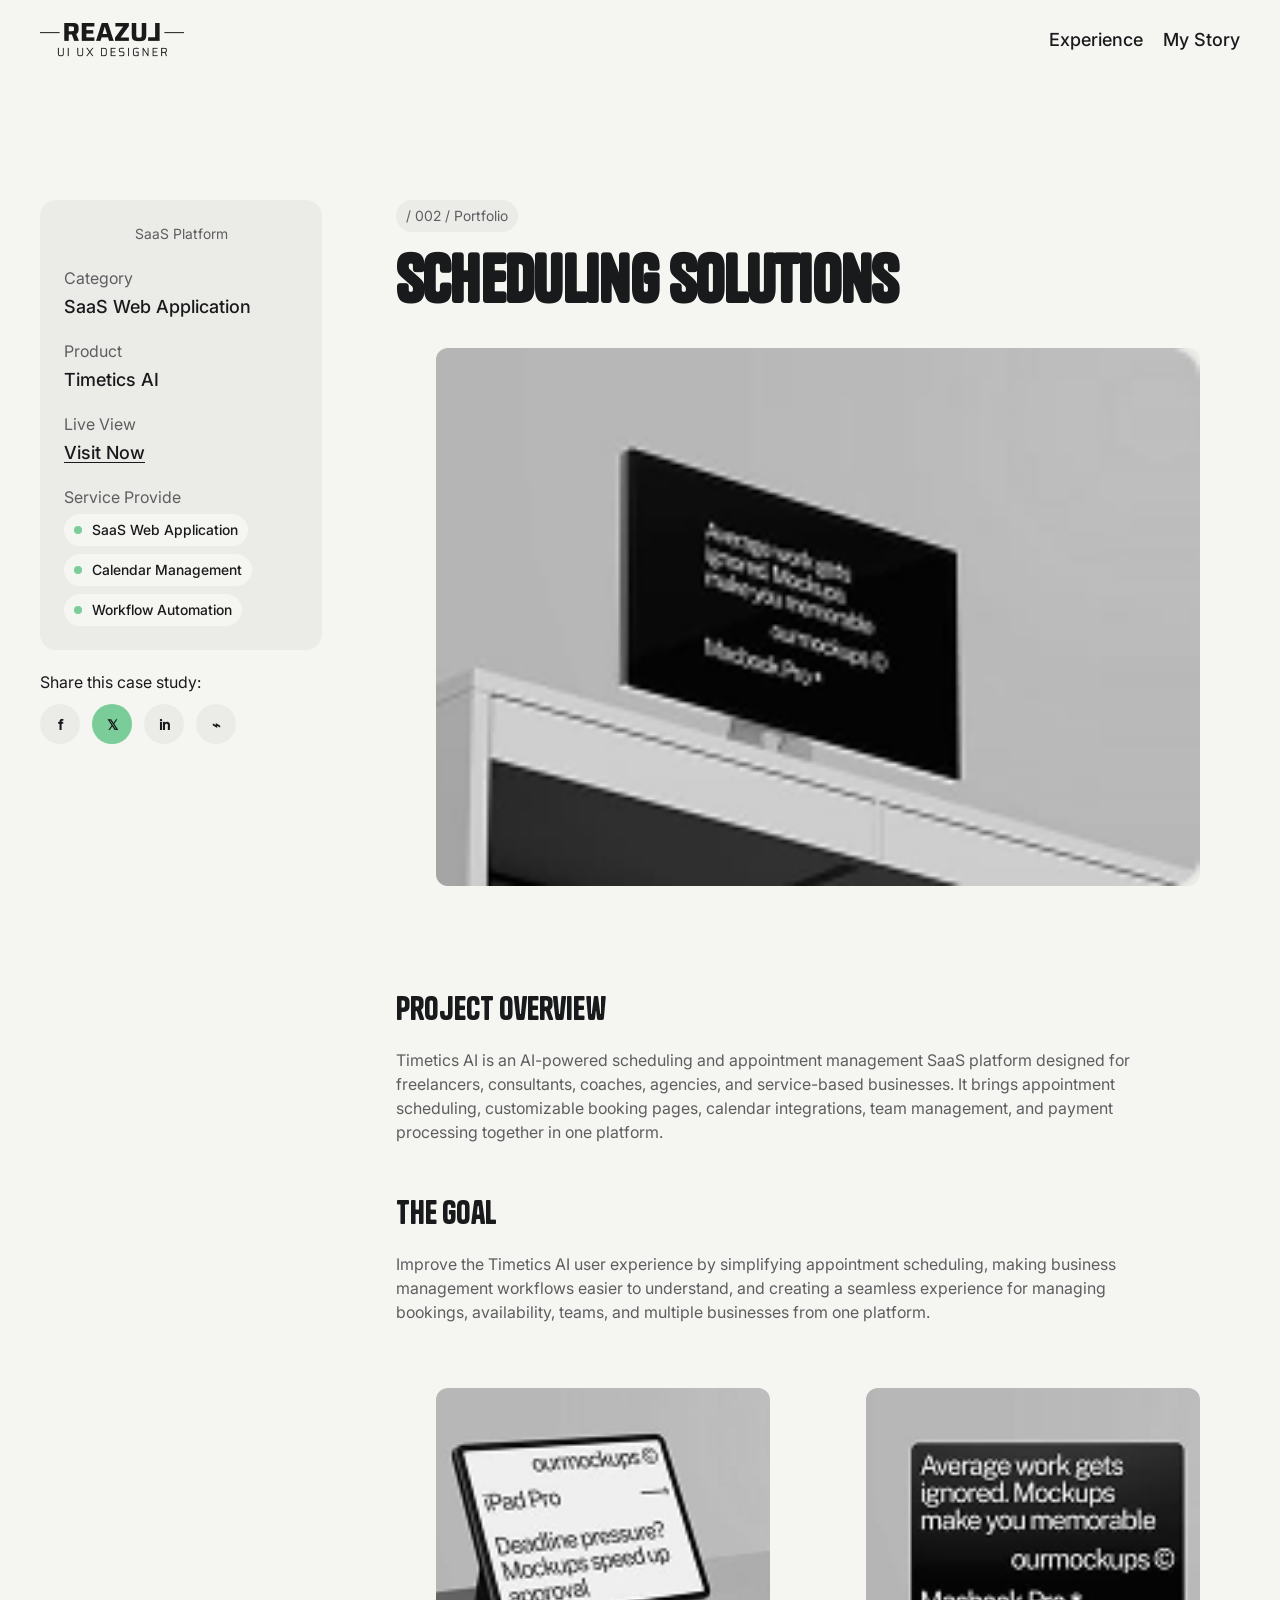
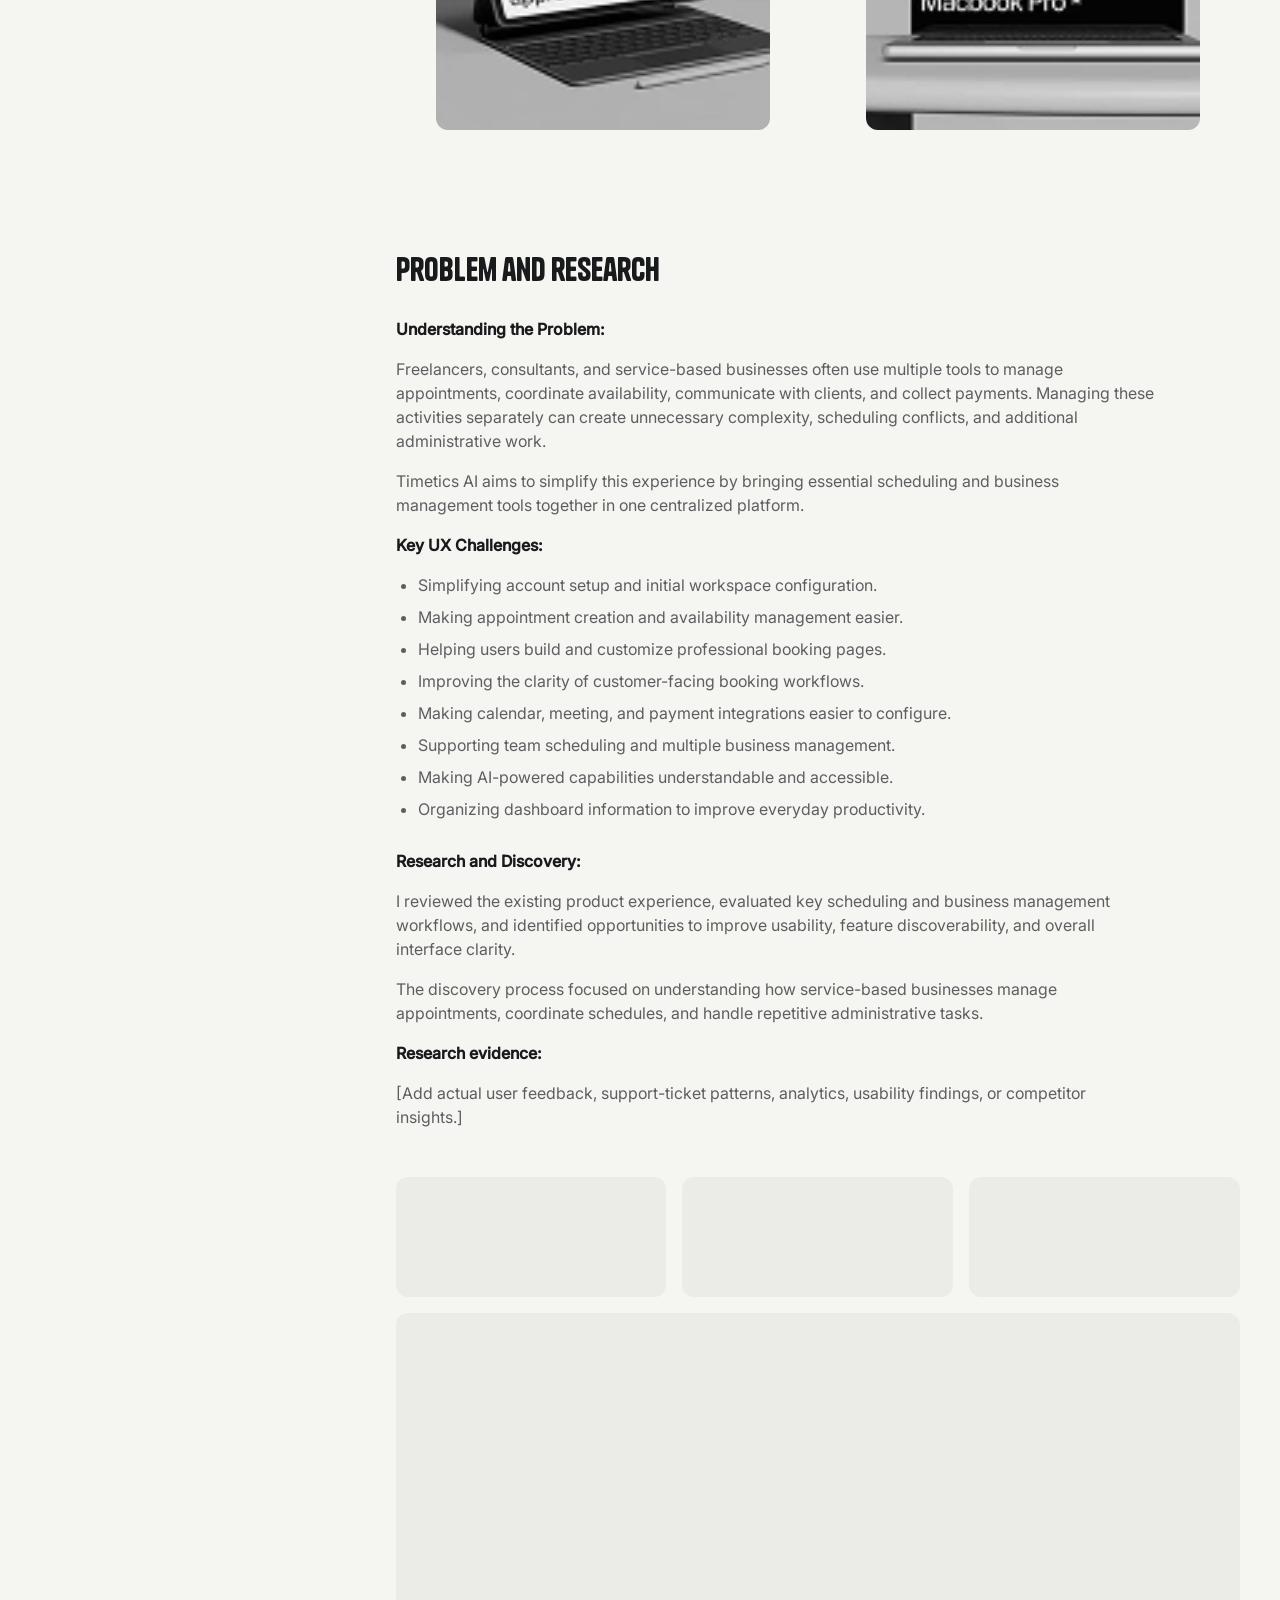
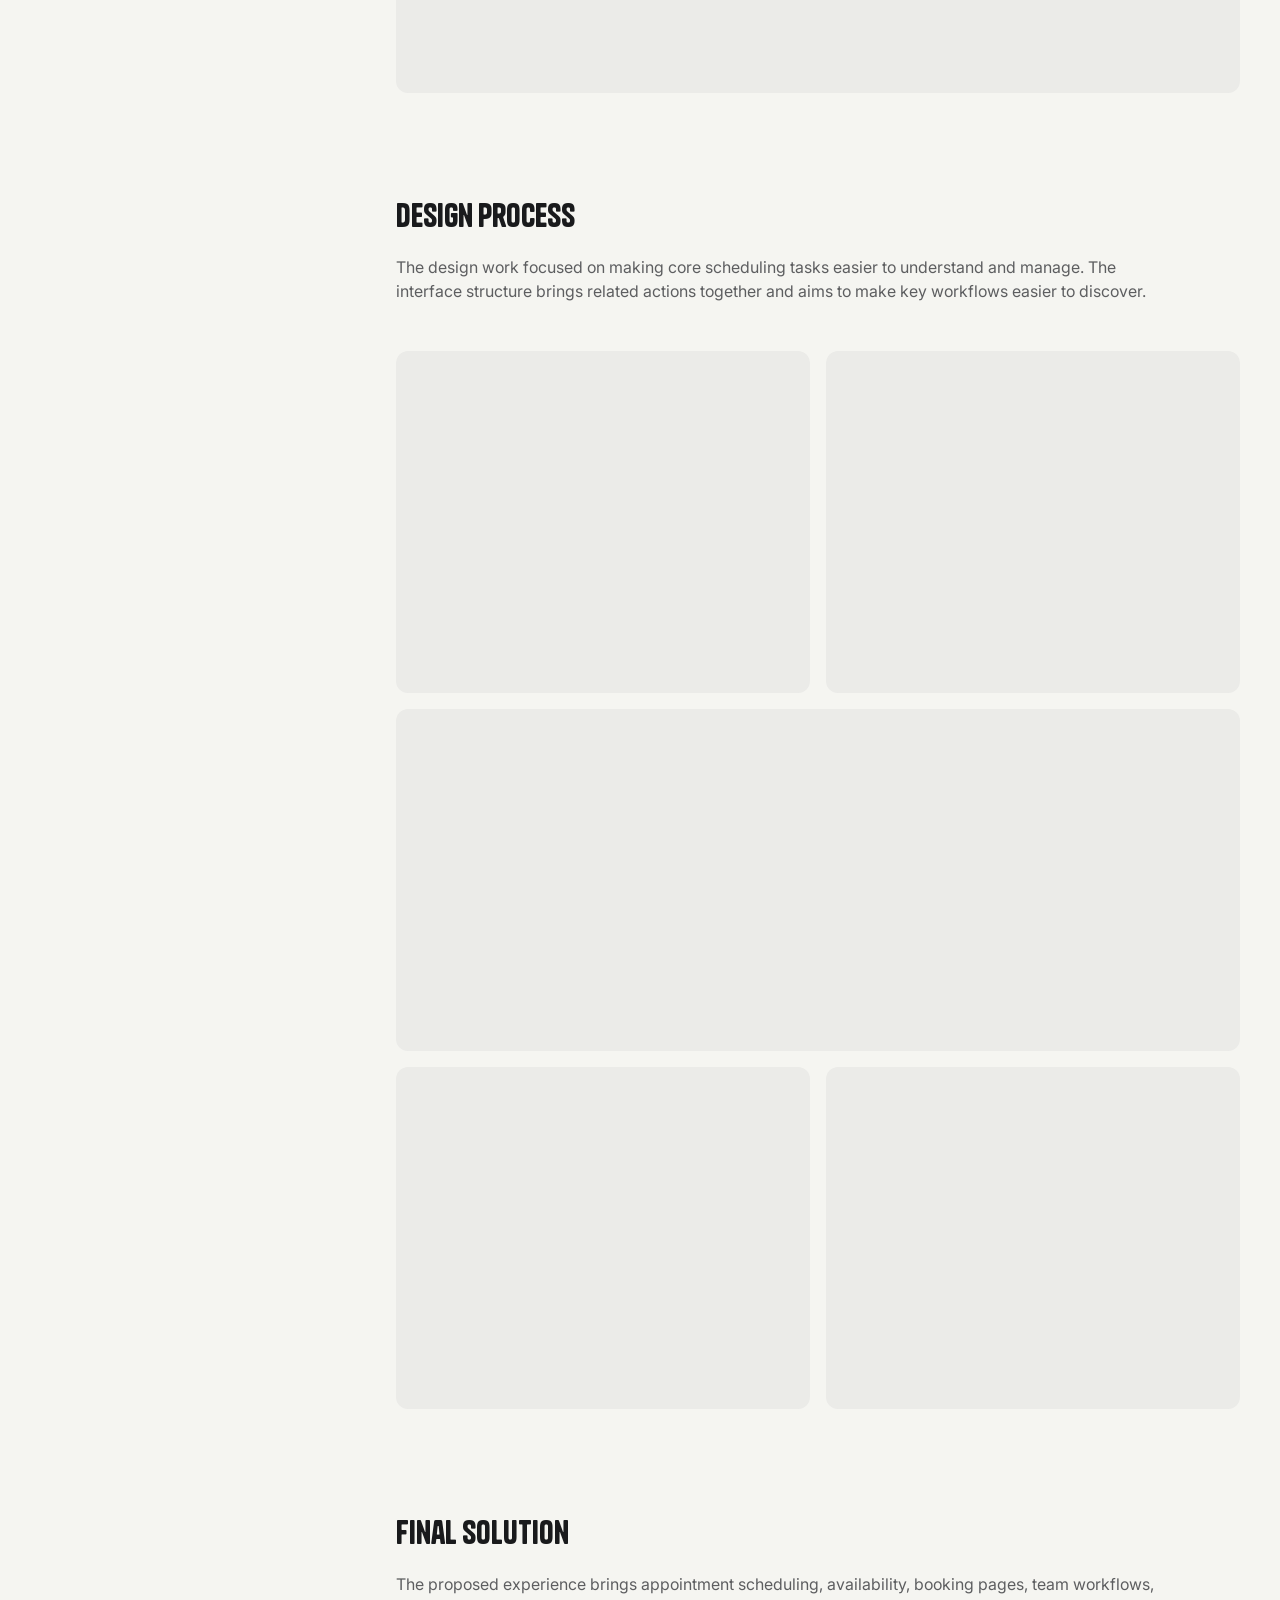
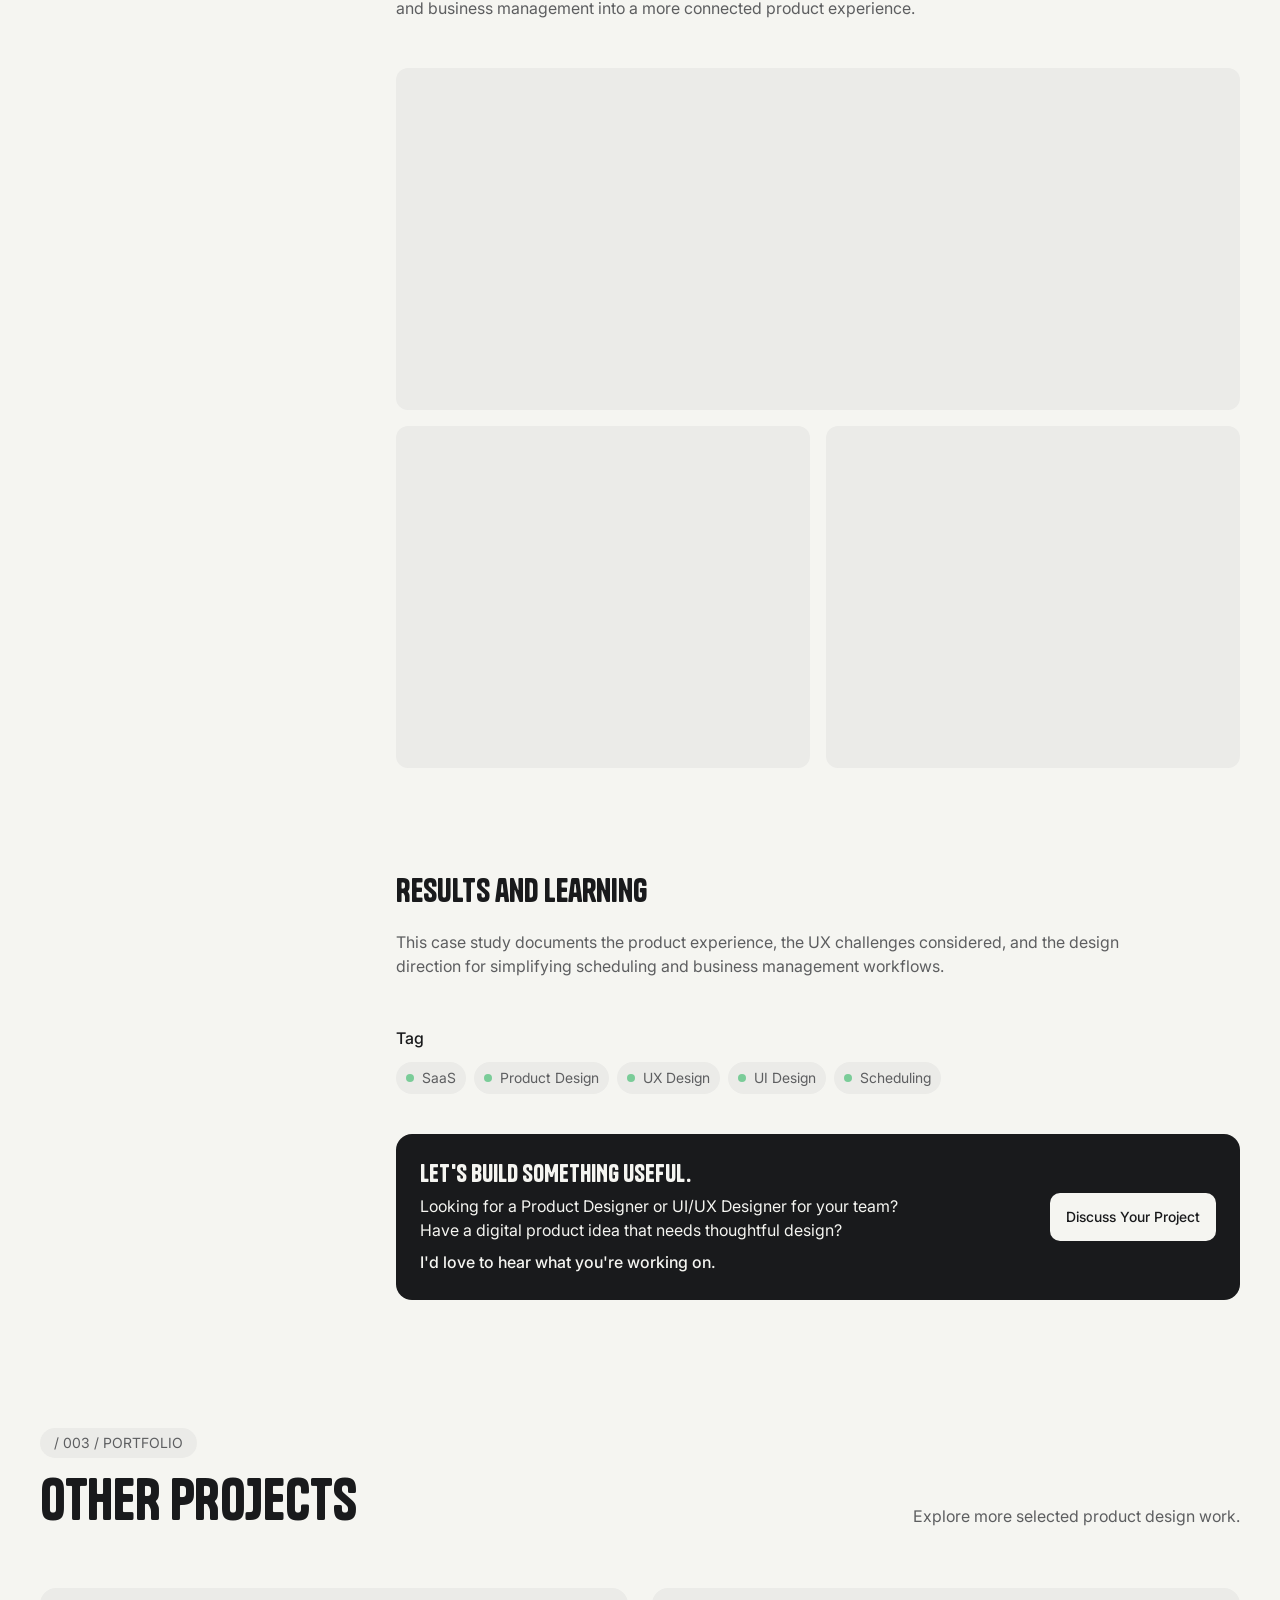
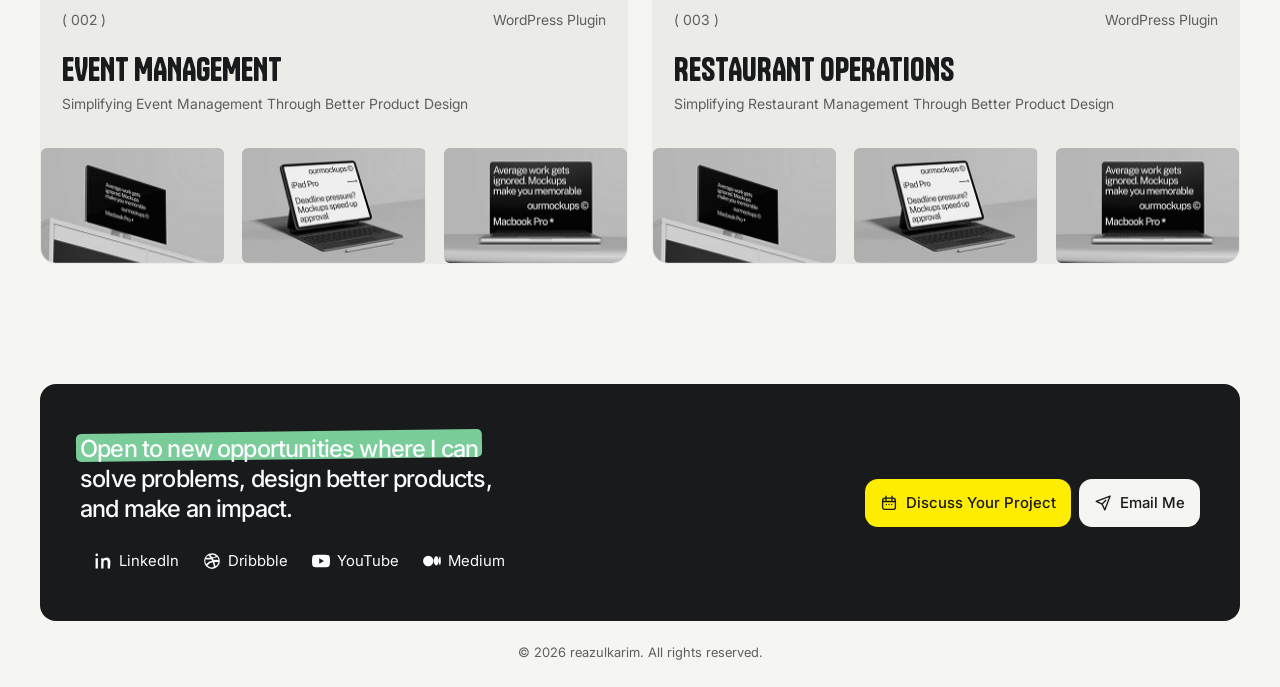
<file: project/timetics.html>
<!doctype html>
<html lang="en">
<head>
    <meta charset="utf-8">
    <meta name="viewport" content="width=device-width, initial-scale=1">
    <meta name="theme-color" content="#F5F5F1">
    <title>Scheduling solutions | Reazul Karim</title>
    <meta name="description" content="A product design case study exploring Timetics AI, an appointment scheduling and business management platform.">
    <meta name="author" content="Reazul Karim">
    <link rel="icon" type="image/png" href="../images/favicon_dark.png">
    <link rel="stylesheet" href="../css/style.css">
    <script src="../script/main.js" defer></script>
    <script src="../script/projects.js" defer></script>
    <script src="../script/project.js" defer></script>
</head>
<body class="project-view-page">
    <header class="site-header">
        <nav class="navbar container" aria-label="Main navigation">
            <a class="navbar__brand" href="../index.html" aria-label="Reazul — Home">
                <img
                    class="navbar__logo"
                    src="../images/logo_reazul.png"
                    alt="Reazul — UI UX Designer"
                    width="144"
                    height="34"
                >
            </a>

            <ul class="navbar__menu">
                <li class="navbar__item">
                    <a class="navbar__link" href="../experience.html">Experience</a>
                </li>
                <li class="navbar__item">
                    <a class="navbar__link" href="../mystory.html">My Story</a>
                </li>
            </ul>
        </nav>
    </header>
    <main>
        <section class="project-view" data-project-slug="timetics" aria-label="Timetics AI case study">
            <div class="project-view__layout">
                <aside class="project-sidebar" aria-label="Project information">
                    <div class="project-sidebar__card" id="project-information"></div>
                    <div class="project-sidebar__share">
                        <p class="project-sidebar__share-title">Share this case study:</p>
                        <div class="project-sidebar__socials" id="project-social-links"></div>
                    </div>
                </aside>
                <article class="project-content" id="project-content" tabindex="0" aria-label="Case study content">
                    <p class="project-content__loading">Loading project…</p>
                </article>
            </div>
        </section>
        <section class="project-other-projects projects-section" aria-labelledby="other-projects-title">
            <div class="projects-section__container container">
                <header class="projects-section__header">
                    <div class="projects-section__heading-group">
                        <p class="projects-section__eyebrow">/ 003 / Portfolio</p>
                        <h2 class="projects-section__title" id="other-projects-title">Other Projects</h2>
                    </div>
                    <p class="projects-section__intro">Explore more selected product design work.</p>
                </header>
                <div class="projects-grid">
                    <a class="project-card" href="eventin.html" aria-label="View Event Management project">
                        <div class="project-card__content">
                            <div class="project-card__meta">
                                <span>( 002 )</span>
                                <span>WordPress Plugin</span>
                            </div>
                            <h3 class="project-card__title">Event Management</h3>
                            <p class="project-card__description">Simplifying Event Management Through Better Product Design</p>
                        </div>
                        <div class="project-card__gallery" aria-label="Project image previews">
                            <div class="project-card__track">
                                <div class="project-card__slide is-active"><img src="../images/project-previews/studio-display.png" alt="Studio display interface mockup" loading="lazy"></div>
                                <div class="project-card__slide"><img src="../images/project-previews/ipad.png" alt="Tablet interface mockup" loading="lazy"></div>
                                <div class="project-card__slide"><img src="../images/project-previews/macbook.png" alt="Laptop interface mockup" loading="lazy"></div>
                            </div>
                        </div>
                    </a>
                    <a class="project-card" href="wpcafe.html" aria-label="View Restaurant Operations project">
                        <div class="project-card__content">
                            <div class="project-card__meta">
                                <span>( 003 )</span>
                                <span>WordPress Plugin</span>
                            </div>
                            <h3 class="project-card__title">Restaurant Operations</h3>
                            <p class="project-card__description">Simplifying Restaurant Management Through Better Product Design</p>
                        </div>
                        <div class="project-card__gallery" aria-label="Project image previews">
                            <div class="project-card__track">
                                <div class="project-card__slide is-active"><img src="../images/project-previews/studio-display.png" alt="Studio display interface mockup" loading="lazy"></div>
                                <div class="project-card__slide"><img src="../images/project-previews/ipad.png" alt="Tablet interface mockup" loading="lazy"></div>
                                <div class="project-card__slide"><img src="../images/project-previews/macbook.png" alt="Laptop interface mockup" loading="lazy"></div>
                            </div>
                        </div>
                    </a>
                </div>
            </div>
        </section>
    </main>
        <footer class="site-footer" id="contact" aria-labelledby="footer-title">
            <div class="site-footer__container container">
                <div class="site-footer__panel">
                    <div class="site-footer__main">
                        <h2 class="site-footer__message" id="footer-title">
                            <span class="site-footer__highlight-wrap">
                                <span class="site-footer__highlight">Open to new opportunities where I can</span>
                            </span>
                            <span class="site-footer__message-line">solve problems, design better products,</span>
                            <span class="site-footer__message-line">and make an impact.</span>
                        </h2>

                        <nav class="site-footer__socials" aria-label="Social links">
                            <a class="site-footer__social-link" href="https://www.linkedin.com/" target="_blank" rel="noopener noreferrer" aria-label="LinkedIn">
                                <svg viewBox="0 0 24 24" aria-hidden="true"><path d="M5.2 8.4H2.1V22h3.1V8.4ZM3.65 2a1.8 1.8 0 1 0 0 3.6 1.8 1.8 0 0 0 0-3.6ZM21.9 13.2c0-4.1-2.2-6-5.1-6-2.4 0-3.5 1.3-4.1 2.2V8.4H9.6V22h3.1v-7.5c0-2 .4-3.9 2.9-3.9s2.6 2.3 2.6 4V22h3.1l.6-8.8Z"/></svg>
                                <span>LinkedIn</span>
                            </a>
                            <a class="site-footer__social-link site-footer__social-link--dribbble" href="https://dribbble.com/" target="_blank" rel="noopener noreferrer" aria-label="Dribbble">
                                <svg viewBox="0 0 24 24" aria-hidden="true"><path d="M12 1.5a10.5 10.5 0 1 0 0 21 10.5 10.5 0 0 0 0-21Zm6.9 5.1a8.2 8.2 0 0 1 1.7 4.1 19.2 19.2 0 0 0-6.2-.1 26 26 0 0 0-1.2-2.5 17.2 17.2 0 0 0 5.7-1.5ZM12 3.7a8.3 8.3 0 0 1 5.3 1.9 14.8 14.8 0 0 1-5.1 1.3 36.7 36.7 0 0 0-2.5-3 8.1 8.1 0 0 1 2.3-.2ZM7.5 4.8a31 31 0 0 1 2.4 2.8 25 25 0 0 1-6.2-.2 8.4 8.4 0 0 1 3.8-2.6ZM3.3 9.5c2.4.4 5.1.5 7.8.1.4.7.8 1.4 1.1 2.1a12.4 12.4 0 0 0-7.9 4.5 8.2 8.2 0 0 1-1-6.7Zm2.6 8.5a10.3 10.3 0 0 1 7.1-4.2 26 26 0 0 1 1.5 6.2 8.2 8.2 0 0 1-8.6-2Zm10.7 1.1a29.4 29.4 0 0 0-1.4-5.6 16.9 16.9 0 0 1 5.4.2 8.4 8.4 0 0 1-4 5.4Z"/></svg>
                                <span>Dribbble</span>
                            </a>
                            <a class="site-footer__social-link" href="https://www.youtube.com/" target="_blank" rel="noopener noreferrer" aria-label="YouTube">
                                <svg viewBox="0 0 24 24" aria-hidden="true"><path d="M23.5 6.2a3 3 0 0 0-2.1-2.1C19.5 3.6 12 3.6 12 3.6s-7.5 0-9.4.5A3 3 0 0 0 .5 6.2 31 31 0 0 0 0 12a31 31 0 0 0 .5 5.8 3 3 0 0 0 2.1 2.1c1.9.5 9.4.5 9.4.5s7.5 0 9.4-.5a3 3 0 0 0 2.1-2.1A31 31 0 0 0 24 12a31 31 0 0 0-.5-5.8ZM9.6 15.8V8.2l6.3 3.8-6.3 3.8Z"/></svg>
                                <span>YouTube</span>
                            </a>
                            <a class="site-footer__social-link" href="https://medium.com/" target="_blank" rel="noopener noreferrer" aria-label="Medium">
                                <svg viewBox="0 0 24 24" aria-hidden="true"><path d="M7 5.1a6.9 6.9 0 1 0 0 13.8A6.9 6.9 0 0 0 7 5.1Zm10.7.4c-1.9 0-3.4 2.8-3.4 6.3s1.5 6.3 3.4 6.3 3.4-2.8 3.4-6.3-1.5-6.3-3.4-6.3ZM22.5 6c-.7 0-1.3 2.6-1.3 5.8s.6 5.8 1.3 5.8 1.3-2.6 1.3-5.8S23.2 6 22.5 6Z"/></svg>
                                <span>Medium</span>
                            </a>
                        </nav>
                    </div>

                    <div class="site-footer__actions">
                        <button class="site-footer__button site-footer__button--primary" type="button" data-open-booking aria-haspopup="dialog" aria-controls="booking-modal">
                            <svg viewBox="0 0 24 24" aria-hidden="true"><rect x="3.5" y="5.5" width="17" height="15" rx="3"/><path d="M8 3v5m8-5v5M3.5 10h17"/><path d="M8.5 14h.01m3.5 0h.01m3.5 0h.01"/></svg>
                            <span>Discuss Your Project</span>
                        </button>
                        <a class="site-footer__button site-footer__button--secondary" href="mailto:" aria-label="Email me">
                            <svg viewBox="0 0 24 24" aria-hidden="true"><path d="m21.5 2.8-7.1 18.4-3.6-7.8-7.8-3.6 18.5-7Z"/><path d="m10.8 13.4 5-5"/></svg>
                            <span>Email Me</span>
                        </a>
                    </div>
                </div>
                <p class="site-footer__copyright">© 2026 reazulkarim. All rights reserved.</p>
            </div>
        </footer>

        <dialog class="booking-modal" id="booking-modal" aria-labelledby="booking-modal-title">
            <div class="booking-modal__panel">
                <div class="booking-modal__header">
                    <div>
                        <p class="booking-modal__eyebrow">LET'S CONNECT</p>
                        <h2 class="booking-modal__title" id="booking-modal-title">Discuss Your Project</h2>
                    </div>
                    <button class="booking-modal__close" type="button" data-close-booking aria-label="Close booking window">
                        <svg viewBox="0 0 24 24" aria-hidden="true"><path d="m6 6 12 12M18 6 6 18"/></svg>
                    </button>
                </div>
                <div class="booking-modal__content">
                    <div class="timetics-inline-embed" data-url="https://app.timetics.ai/helloreazul/book-a-meeting-with-reazul/embed?bc=%23FFFFFF&tc=%2371717A&bndc=%233B82F6" defaultHeight="500px"></div>
<script type="text/javascript" src="https://app.timetics.ai/script/embed.js" async></script>
                    <a class="booking-modal__fallback-link" href="https://app.timetics.ai/helloreazul/book-a-meeting-with-reazul" target="_blank" rel="noopener noreferrer">Having trouble viewing the booking form? Open it in a new tab <span aria-hidden="true">↗</span></a>
                </div>
            </div>
        </dialog>
</body>
</html>
</file>
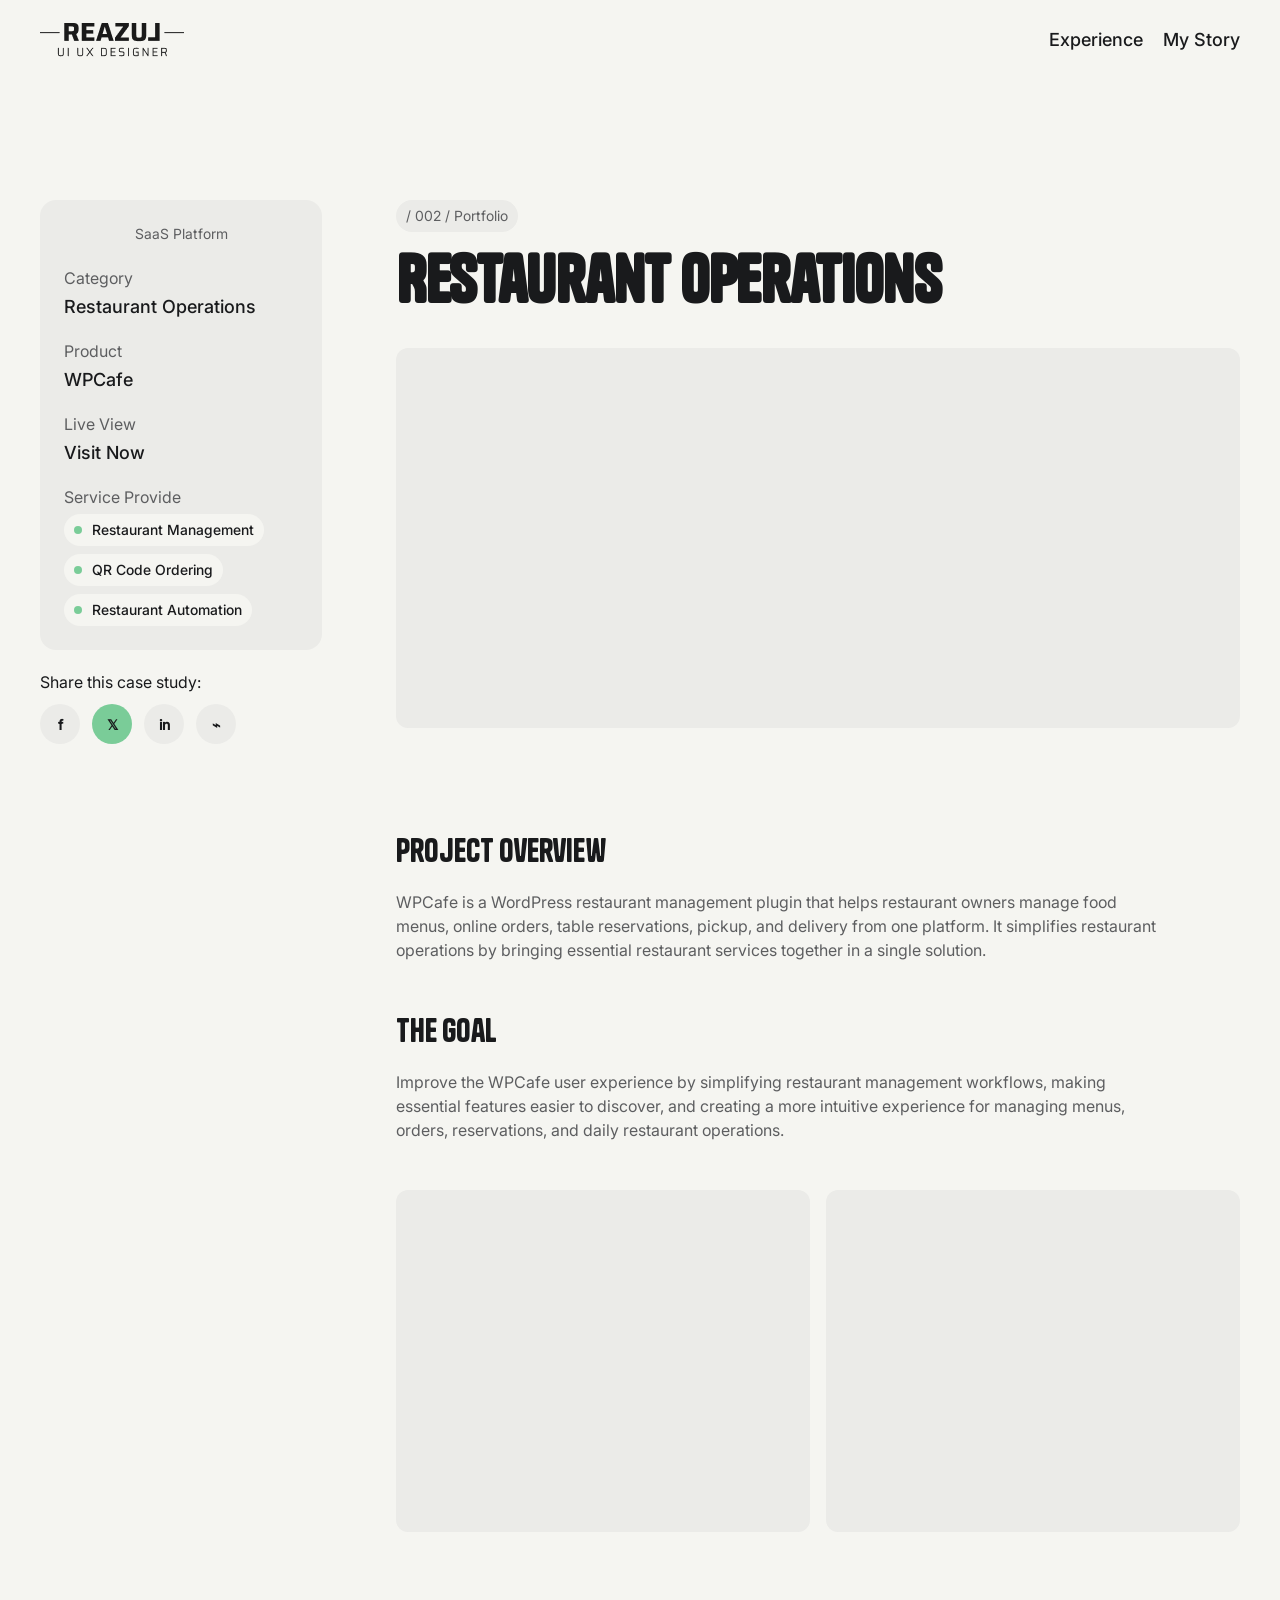
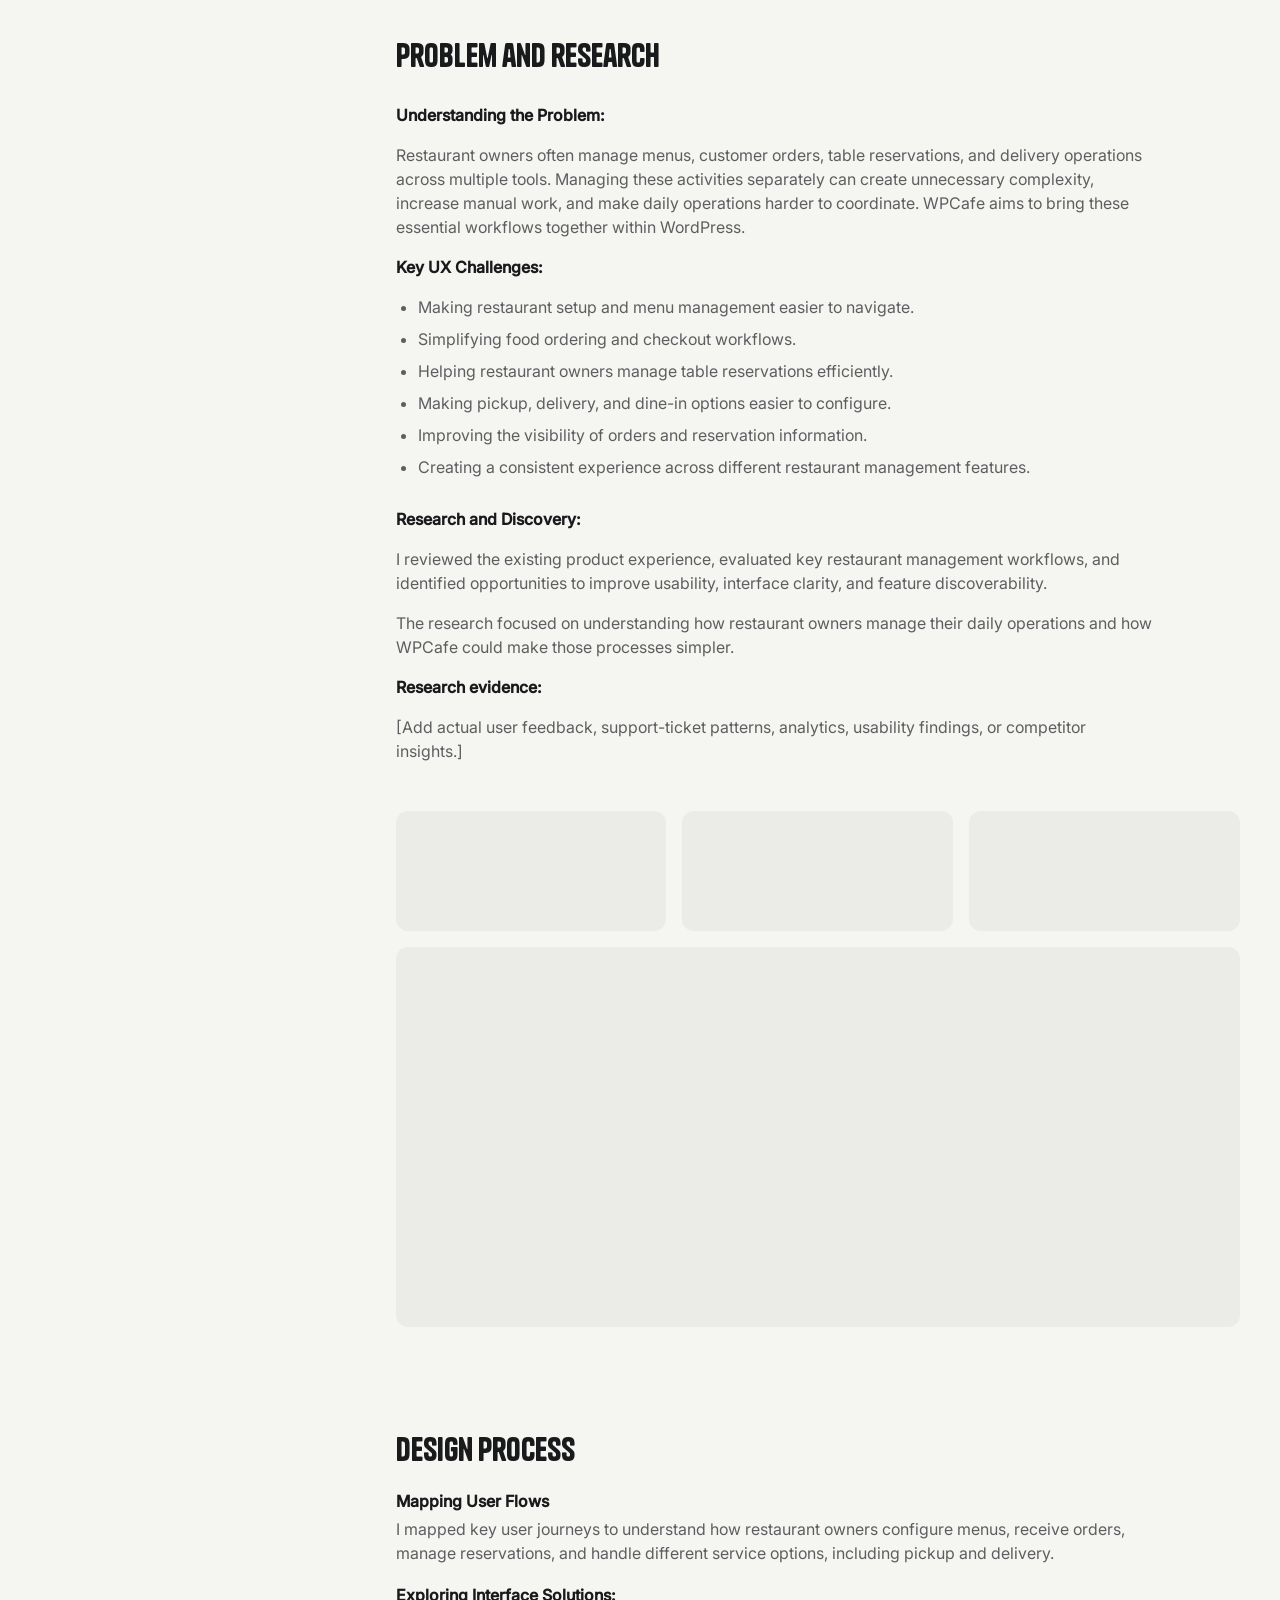
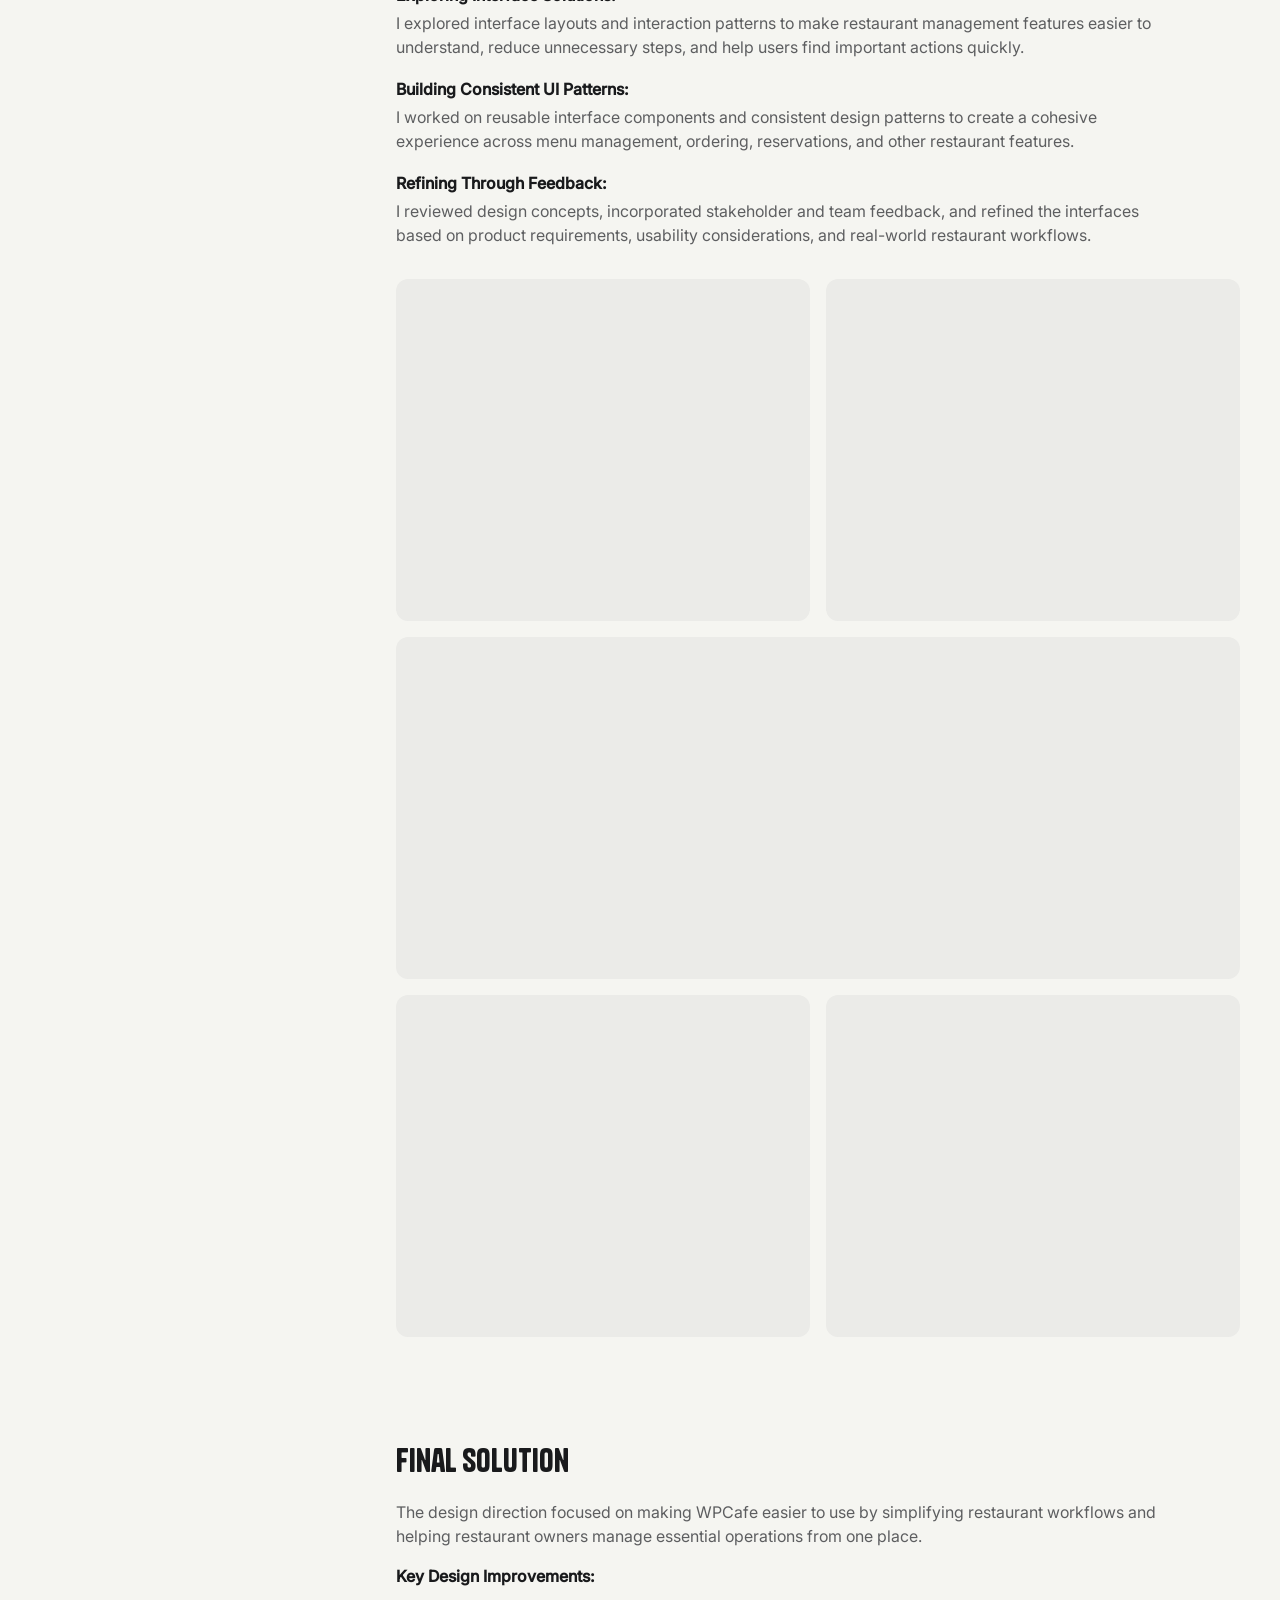
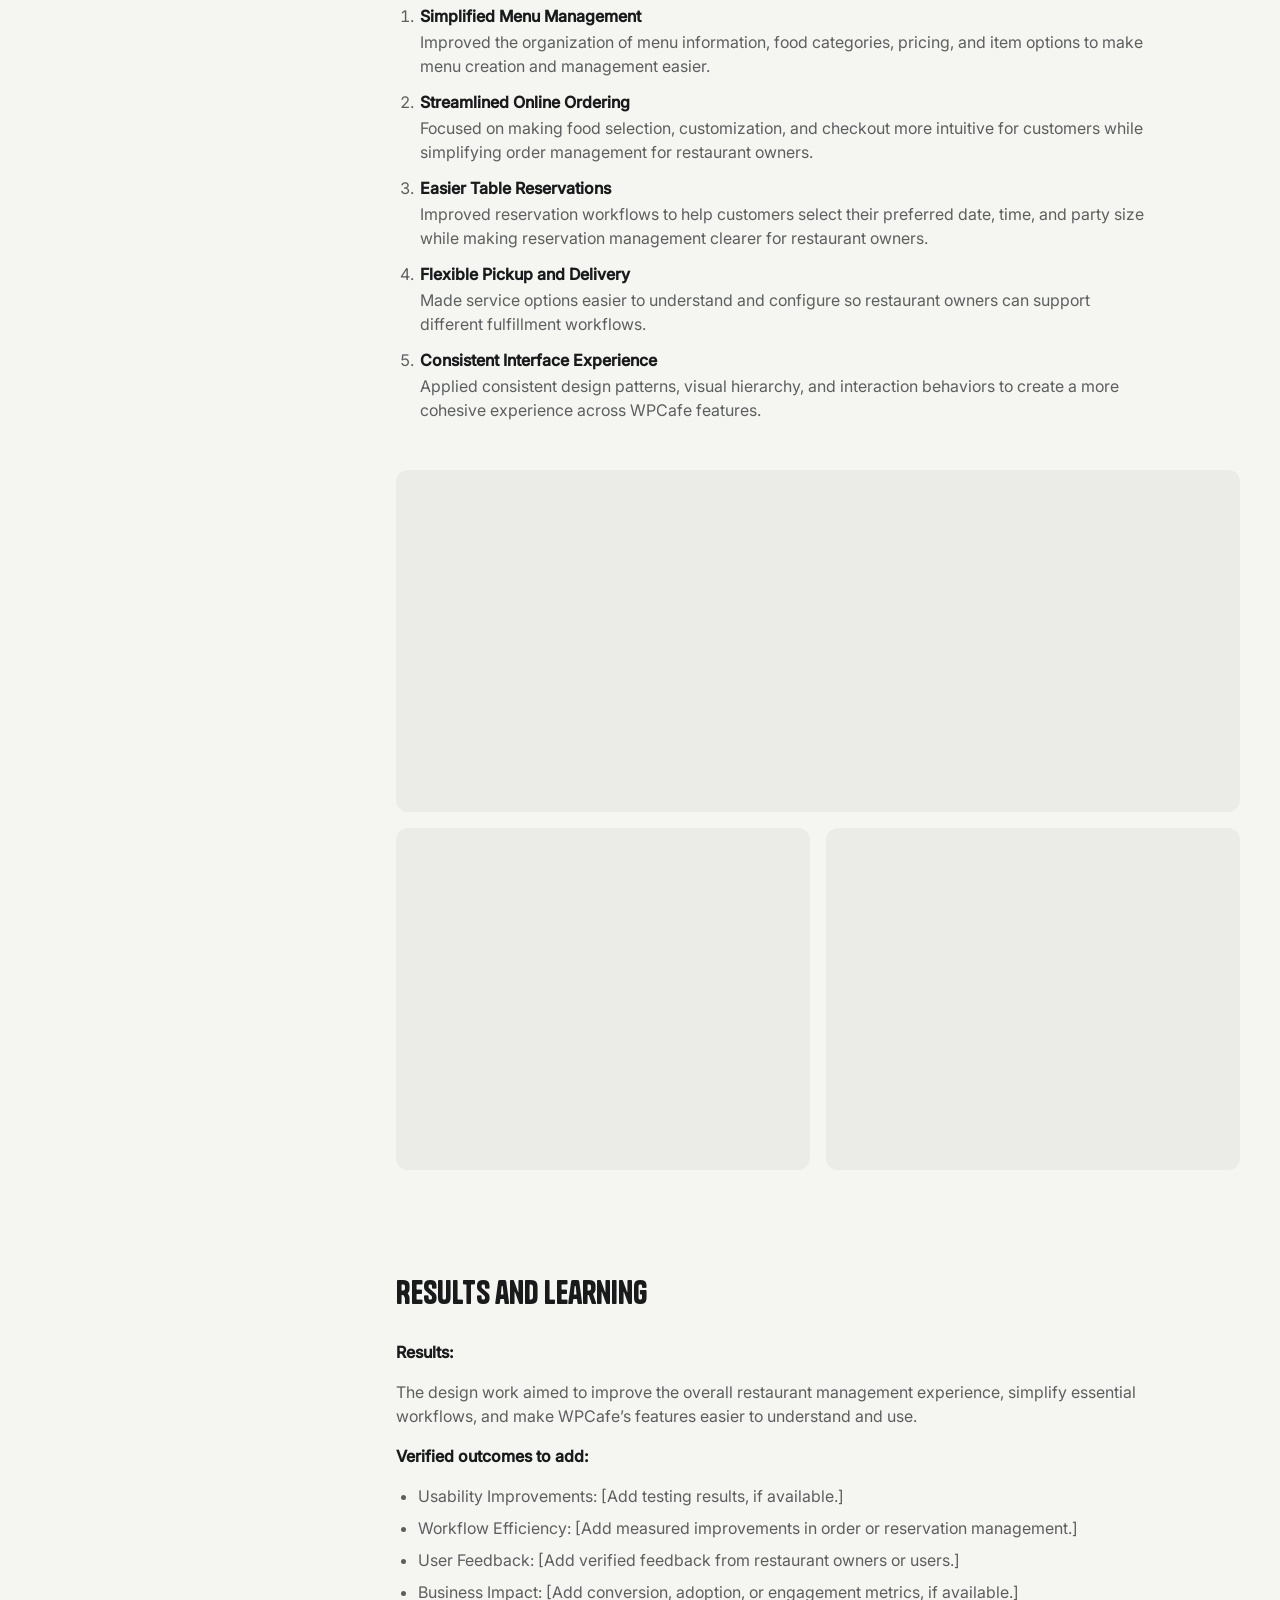
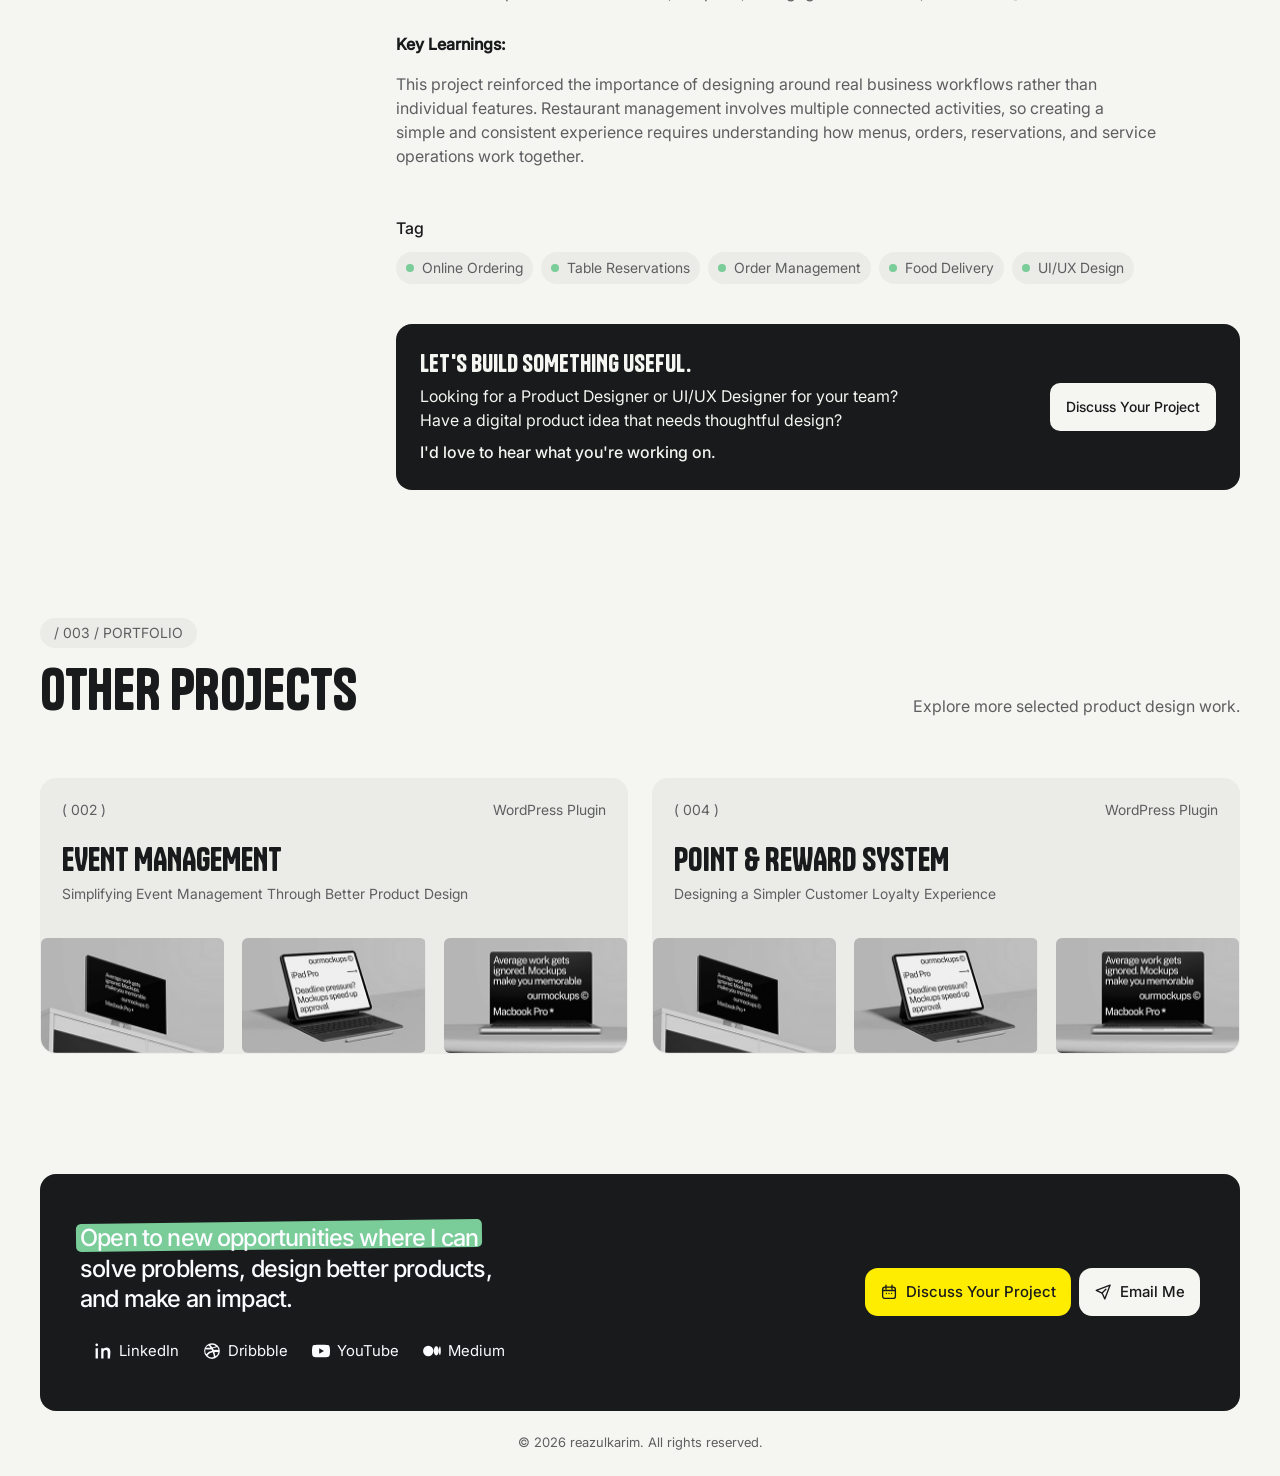
<file: project/wpcafe.html>
<!doctype html>
<html lang="en">
<head>
    <meta charset="utf-8">
    <meta name="viewport" content="width=device-width, initial-scale=1">
    <meta name="theme-color" content="#F5F5F1">
    <title>Restaurant Operations | Reazul Karim</title>
    <meta name="description" content="A product design case study exploring WPCafe, a WordPress restaurant management plugin.">
    <meta name="author" content="Reazul Karim">
    <link rel="icon" type="image/png" href="../images/favicon_dark.png">
    <link rel="stylesheet" href="../css/style.css">
    <script src="../script/main.js" defer></script>
    <script src="../script/projects.js" defer></script>
    <script src="../script/project.js" defer></script>
</head>
<body class="project-view-page">
    <header class="site-header">
        <nav class="navbar container" aria-label="Main navigation">
            <a class="navbar__brand" href="../index.html" aria-label="Reazul — Home">
                <img
                    class="navbar__logo"
                    src="../images/logo_reazul.png"
                    alt="Reazul — UI UX Designer"
                    width="144"
                    height="34"
                >
            </a>

            <ul class="navbar__menu">
                <li class="navbar__item">
                    <a class="navbar__link" href="../experience.html">Experience</a>
                </li>
                <li class="navbar__item">
                    <a class="navbar__link" href="../mystory.html">My Story</a>
                </li>
            </ul>
        </nav>
    </header>
    <main>
        <section class="project-view" data-project-slug="wpcafe" aria-label="WPCafe case study">
            <div class="project-view__layout">
                <aside class="project-sidebar" aria-label="Project information">
                    <div class="project-sidebar__card" id="project-information"></div>
                    <div class="project-sidebar__share">
                        <p class="project-sidebar__share-title">Share this case study:</p>
                        <div class="project-sidebar__socials" id="project-social-links"></div>
                    </div>
                </aside>
                <article class="project-content" id="project-content" tabindex="0" aria-label="Case study content">
                    <p class="project-content__loading">Loading project…</p>
                </article>
            </div>
        </section>
        <section class="project-other-projects projects-section" aria-labelledby="other-projects-title">
            <div class="projects-section__container container">
                <header class="projects-section__header">
                    <div class="projects-section__heading-group">
                        <p class="projects-section__eyebrow">/ 003 / Portfolio</p>
                        <h2 class="projects-section__title" id="other-projects-title">Other Projects</h2>
                    </div>
                    <p class="projects-section__intro">Explore more selected product design work.</p>
                </header>
                <div class="projects-grid">
                    <a class="project-card" href="eventin.html" aria-label="View Eventin project">
                        <div class="project-card__content">
                            <div class="project-card__meta"><span>( 002 )</span><span>WordPress Plugin</span></div>
                            <h3 class="project-card__title">Event Management</h3>
                            <p class="project-card__description">Simplifying Event Management Through Better Product Design</p>
                        </div>
                        <div class="project-card__gallery" aria-label="Project image previews">
                            <div class="project-card__track">
                                <div class="project-card__slide is-active"><img src="../images/project-previews/studio-display.png" alt="Studio display interface mockup" loading="lazy"></div>
                                <div class="project-card__slide"><img src="../images/project-previews/ipad.png" alt="Tablet interface mockup" loading="lazy"></div>
                                <div class="project-card__slide"><img src="../images/project-previews/macbook.png" alt="Laptop interface mockup" loading="lazy"></div>
                            </div>
                        </div>
                    </a>
                    <a class="project-card" href="pointics.html" aria-label="View Point and Reward System project">
                        <div class="project-card__content">
                            <div class="project-card__meta"><span>( 004 )</span><span>WordPress Plugin</span></div>
                            <h3 class="project-card__title">Point &amp; Reward System</h3>
                            <p class="project-card__description">Designing a Simpler Customer Loyalty Experience</p>
                        </div>
                        <div class="project-card__gallery" aria-label="Project image previews">
                            <div class="project-card__track">
                                <div class="project-card__slide is-active"><img src="../images/project-previews/studio-display.png" alt="Studio display interface mockup" loading="lazy"></div>
                                <div class="project-card__slide"><img src="../images/project-previews/ipad.png" alt="Tablet interface mockup" loading="lazy"></div>
                                <div class="project-card__slide"><img src="../images/project-previews/macbook.png" alt="Laptop interface mockup" loading="lazy"></div>
                            </div>
                        </div>
                    </a>
                </div>
            </div>
        </section>
    </main>
        <footer class="site-footer" id="contact" aria-labelledby="footer-title">
            <div class="site-footer__container container">
                <div class="site-footer__panel">
                    <div class="site-footer__main">
                        <h2 class="site-footer__message" id="footer-title">
                            <span class="site-footer__highlight-wrap">
                                <span class="site-footer__highlight">Open to new opportunities where I can</span>
                            </span>
                            <span class="site-footer__message-line">solve problems, design better products,</span>
                            <span class="site-footer__message-line">and make an impact.</span>
                        </h2>

                        <nav class="site-footer__socials" aria-label="Social links">
                            <a class="site-footer__social-link" href="https://www.linkedin.com/" target="_blank" rel="noopener noreferrer" aria-label="LinkedIn">
                                <svg viewBox="0 0 24 24" aria-hidden="true"><path d="M5.2 8.4H2.1V22h3.1V8.4ZM3.65 2a1.8 1.8 0 1 0 0 3.6 1.8 1.8 0 0 0 0-3.6ZM21.9 13.2c0-4.1-2.2-6-5.1-6-2.4 0-3.5 1.3-4.1 2.2V8.4H9.6V22h3.1v-7.5c0-2 .4-3.9 2.9-3.9s2.6 2.3 2.6 4V22h3.1l.6-8.8Z"/></svg>
                                <span>LinkedIn</span>
                            </a>
                            <a class="site-footer__social-link site-footer__social-link--dribbble" href="https://dribbble.com/" target="_blank" rel="noopener noreferrer" aria-label="Dribbble">
                                <svg viewBox="0 0 24 24" aria-hidden="true"><path d="M12 1.5a10.5 10.5 0 1 0 0 21 10.5 10.5 0 0 0 0-21Zm6.9 5.1a8.2 8.2 0 0 1 1.7 4.1 19.2 19.2 0 0 0-6.2-.1 26 26 0 0 0-1.2-2.5 17.2 17.2 0 0 0 5.7-1.5ZM12 3.7a8.3 8.3 0 0 1 5.3 1.9 14.8 14.8 0 0 1-5.1 1.3 36.7 36.7 0 0 0-2.5-3 8.1 8.1 0 0 1 2.3-.2ZM7.5 4.8a31 31 0 0 1 2.4 2.8 25 25 0 0 1-6.2-.2 8.4 8.4 0 0 1 3.8-2.6ZM3.3 9.5c2.4.4 5.1.5 7.8.1.4.7.8 1.4 1.1 2.1a12.4 12.4 0 0 0-7.9 4.5 8.2 8.2 0 0 1-1-6.7Zm2.6 8.5a10.3 10.3 0 0 1 7.1-4.2 26 26 0 0 1 1.5 6.2 8.2 8.2 0 0 1-8.6-2Zm10.7 1.1a29.4 29.4 0 0 0-1.4-5.6 16.9 16.9 0 0 1 5.4.2 8.4 8.4 0 0 1-4 5.4Z"/></svg>
                                <span>Dribbble</span>
                            </a>
                            <a class="site-footer__social-link" href="https://www.youtube.com/" target="_blank" rel="noopener noreferrer" aria-label="YouTube">
                                <svg viewBox="0 0 24 24" aria-hidden="true"><path d="M23.5 6.2a3 3 0 0 0-2.1-2.1C19.5 3.6 12 3.6 12 3.6s-7.5 0-9.4.5A3 3 0 0 0 .5 6.2 31 31 0 0 0 0 12a31 31 0 0 0 .5 5.8 3 3 0 0 0 2.1 2.1c1.9.5 9.4.5 9.4.5s7.5 0 9.4-.5a3 3 0 0 0 2.1-2.1A31 31 0 0 0 24 12a31 31 0 0 0-.5-5.8ZM9.6 15.8V8.2l6.3 3.8-6.3 3.8Z"/></svg>
                                <span>YouTube</span>
                            </a>
                            <a class="site-footer__social-link" href="https://medium.com/" target="_blank" rel="noopener noreferrer" aria-label="Medium">
                                <svg viewBox="0 0 24 24" aria-hidden="true"><path d="M7 5.1a6.9 6.9 0 1 0 0 13.8A6.9 6.9 0 0 0 7 5.1Zm10.7.4c-1.9 0-3.4 2.8-3.4 6.3s1.5 6.3 3.4 6.3 3.4-2.8 3.4-6.3-1.5-6.3-3.4-6.3ZM22.5 6c-.7 0-1.3 2.6-1.3 5.8s.6 5.8 1.3 5.8 1.3-2.6 1.3-5.8S23.2 6 22.5 6Z"/></svg>
                                <span>Medium</span>
                            </a>
                        </nav>
                    </div>

                    <div class="site-footer__actions">
                        <button class="site-footer__button site-footer__button--primary" type="button" data-open-booking aria-haspopup="dialog" aria-controls="booking-modal">
                            <svg viewBox="0 0 24 24" aria-hidden="true"><rect x="3.5" y="5.5" width="17" height="15" rx="3"/><path d="M8 3v5m8-5v5M3.5 10h17"/><path d="M8.5 14h.01m3.5 0h.01m3.5 0h.01"/></svg>
                            <span>Discuss Your Project</span>
                        </button>
                        <a class="site-footer__button site-footer__button--secondary" href="mailto:" aria-label="Email me">
                            <svg viewBox="0 0 24 24" aria-hidden="true"><path d="m21.5 2.8-7.1 18.4-3.6-7.8-7.8-3.6 18.5-7Z"/><path d="m10.8 13.4 5-5"/></svg>
                            <span>Email Me</span>
                        </a>
                    </div>
                </div>
                <p class="site-footer__copyright">© 2026 reazulkarim. All rights reserved.</p>
            </div>
        </footer>

        <dialog class="booking-modal" id="booking-modal" aria-labelledby="booking-modal-title">
            <div class="booking-modal__panel">
                <div class="booking-modal__header">
                    <div>
                        <p class="booking-modal__eyebrow">LET'S CONNECT</p>
                        <h2 class="booking-modal__title" id="booking-modal-title">Discuss Your Project</h2>
                    </div>
                    <button class="booking-modal__close" type="button" data-close-booking aria-label="Close booking window">
                        <svg viewBox="0 0 24 24" aria-hidden="true"><path d="m6 6 12 12M18 6 6 18"/></svg>
                    </button>
                </div>
                <div class="booking-modal__content">
                    <div class="timetics-inline-embed" data-url="https://app.timetics.ai/helloreazul/book-a-meeting-with-reazul/embed?bc=%23FFFFFF&tc=%2371717A&bndc=%233B82F6" defaultHeight="500px"></div>
<script type="text/javascript" src="https://app.timetics.ai/script/embed.js" async></script>
                    <a class="booking-modal__fallback-link" href="https://app.timetics.ai/helloreazul/book-a-meeting-with-reazul" target="_blank" rel="noopener noreferrer">Having trouble viewing the booking form? Open it in a new tab <span aria-hidden="true">↗</span></a>
                </div>
            </div>
        </dialog>
</body>
</html>
</file>
<file: css/style.css>
@font-face {
    font-family: "Inter";
    src: url("../font/inter/Inter_18pt-Regular.ttf") format("truetype");
    font-style: normal;
    font-weight: 400;
    font-display: swap;
}

/* ==========================================================================
   Reazul Portfolio — Global design tokens
   ========================================================================== */

@font-face {
    font-family: "Tanker";
    src: url("../font/tanker/Tanker-Regular.ttf") format("truetype");
    font-style: normal;
    font-weight: 400;
    font-display: swap;
}

@font-face {
    font-family: "Inter";
    src: url("../font/inter/Inter_18pt-Medium.ttf") format("truetype");
    font-style: normal;
    font-weight: 500;
    font-display: swap;
}

:root {
    /* Brand colors */
    --color-primary: #191A1C;
    --color-background: #F5F5F1;
    --color-surface: #EBEBE8;
    --color-border: #E5E5E2;
    --color-secondary: #5D5E60;
    --color-accent-green: #7ACC98;
    --color-accent-yellow: #FEED01;
    --color-white: #FAFCFF;

    /* Typography */
    --font-display: "Tanker", sans-serif;
    --font-body: "Inter", sans-serif;

    /* Layout */
    --container-width: 1200px;
    --page-gutter: 24px;

    /* Navbar */
    --navbar-height: 80px;
    --navbar-menu-gap: 20px;
}

/* ==========================================================================
   Base
   ========================================================================== */

*,
*::before,
*::after {
    box-sizing: border-box;
}

html {
    min-width: 320px;
    background-color: var(--color-background);
    scroll-behavior: smooth;
}

body {
    min-width: 320px;
    margin: 0;
    color: var(--color-primary);
    background-color: var(--color-background);
    font-family: var(--font-body);
    -webkit-font-smoothing: antialiased;
    text-rendering: optimizeLegibility;
}

img {
    display: block;
    max-width: 100%;
}

/* Global image treatment: monochrome by default, full color on hover.
   The hero portrait is deliberately excluded from this effect. */
img:not(.hero-section__portrait-image) {
    filter: grayscale(100%);
    transition: filter 450ms ease;
}

img:not(.hero-section__portrait-image):hover {
    filter: grayscale(0%);
}

/* The hero portrait always keeps its original appearance. */
.hero-section__portrait-image {
    filter: none !important;
}

/* Shared 1200px content container */
.container {
    width: min(calc(100% - (var(--page-gutter) * 2)), var(--container-width));
    margin-inline: auto;
}

/* ==========================================================================
   Navbar section
   ========================================================================== */

main {
    padding-top: var(--navbar-height);
}

main section[id],
.site-footer[id] {
    scroll-margin-top: calc(var(--navbar-height) + 16px);
}

.site-header {
    position: fixed;
    z-index: 1000;
    inset: 0 0 auto;
    width: 100%;
    min-height: var(--navbar-height);
    background-color: rgba(245, 245, 241, 0.96);
    -webkit-backdrop-filter: blur(12px);
    backdrop-filter: blur(12px);
}

.navbar {
    min-height: var(--navbar-height);
    display: flex;
    align-items: center;
    justify-content: space-between;
    gap: 24px;
}

.navbar__brand {
    display: inline-flex;
    flex: 0 0 auto;
    align-items: center;
    text-decoration: none;
}

.navbar__logo {
    width: 144px;
    height: 34px;
    object-fit: contain;
}

.navbar__menu {
    display: flex;
    align-items: center;
    justify-content: flex-end;
    gap: var(--navbar-menu-gap);
    margin: 0;
    padding: 0;
    list-style: none;
}

.navbar__item {
    margin: 0;
    padding: 0;
}

.navbar__link {
    display: inline-flex;
    align-items: center;
    min-height: 24px;
    color: var(--color-primary);
    font-family: var(--font-body);
    font-size: 18px;
    font-weight: 500;
    line-height: 24px;
    text-decoration: none;
    white-space: nowrap;
    transition: opacity 160ms ease;
}

.navbar__link:hover {
    opacity: 0.72;
}

.navbar__link:focus-visible,
.navbar__brand:focus-visible {
    outline: 2px solid var(--color-primary);
    outline-offset: 4px;
}

/* ==========================================================================
   Responsive navbar
   ========================================================================== */

@media (max-width: 767px) {
    :root {
        --page-gutter: 20px;
        --navbar-menu-gap: 16px;
    }

    .navbar__logo {
        width: 128px;
        height: auto;
    }

    .navbar__link {
        font-size: 16px;
        line-height: 22px;
    }
}

@media (max-width: 380px) {
    :root {
        --page-gutter: 16px;
        --navbar-menu-gap: 12px;
    }

    .navbar {
        gap: 12px;
    }

    .navbar__logo {
        width: 112px;
    }

    .navbar__link {
        font-size: 14px;
        line-height: 20px;
    }
}

@media (prefers-reduced-motion: reduce) {
    html {
        scroll-behavior: auto !important;
    }

    *,
    *::before,
    *::after {
        scroll-behavior: auto !important;
        transition-duration: 0.01ms !important;
        animation-duration: 0.01ms !important;
        animation-iteration-count: 1 !important;
    }
}


/* ==========================================================================
   Hero section
   ========================================================================== */

.hero-section {
    position: relative;
    min-height: 1740px;
    overflow: hidden;
    padding-top: 0;
    background-color: var(--color-background);
    text-align: center;
}

.hero-section__visual {
    position: absolute;
    inset: 0 0 auto;
    height: 1320px;
    pointer-events: none;
}

.hero-section__backdrop-name {
    position: absolute;
    z-index: 0;
    top: 82px;
    left: 50%;
    width: min(1197px, calc(100% - 48px));
    margin: 0;
    transform: translate3d(-50%, var(--hero-name-shift, 0px), 0);
    will-change: transform;
    font-family: var(--font-display);
    font-size: 240px;
    font-weight: 400;
    line-height: 1;
    white-space: nowrap;
    letter-spacing: 0;
    color: var(--color-border);
}

.hero-section__portrait {
    position: absolute;
    z-index: 1;
    top: 510px;
    left: 50%;
    width: min(941px, 100%);
    height: 760px;
    overflow: hidden;
    transform: translate3d(-50%, var(--hero-portrait-shift, 0px), 0);
    will-change: transform;
}

.hero-section__portrait-image {
    display: block;
    width: 100%;
    height: 100%;
    object-fit: contain;
    object-position: center top;
}

.hero-section__portrait-fade {
    position: absolute;
    inset: 0;
    background: linear-gradient(
        to bottom,
        rgba(245, 245, 241, 0) 0%,
        rgba(245, 245, 241, 0) 52%,
        var(--color-background) 100%
    );
}

.hero-section__content {
    position: relative;
    z-index: 2;
    display: flex;
    flex-direction: column;
    align-items: center;
    padding-top: 1280px;
    opacity: var(--hero-content-opacity, 0.3);
    will-change: opacity;
}

.hero-section__greeting {
    margin: 0 0 12px;
    color: var(--color-primary);
    font-family: var(--font-display);
    font-size: 32px;
    font-weight: 400;
    line-height: 40px;
    letter-spacing: 0;
    text-transform: uppercase;
}

.hero-section__title {
    width: min(986px, 100%);
    margin: 0;
    color: var(--color-primary);
    font-family: var(--font-display);
    font-size: 80px;
    font-weight: 400;
    line-height: 1;
    letter-spacing: 0;
    text-transform: uppercase;
    text-wrap: balance;
}

.hero-section__description {
    width: min(987px, 100%);
    margin: 4px 0 0;
    color: var(--color-secondary);
    font-family: var(--font-body);
    font-size: 20px;
    font-weight: 400;
    line-height: 30px;
    letter-spacing: 0;
}

.hero-section__tags {
    display: flex;
    flex-wrap: wrap;
    align-items: center;
    justify-content: center;
    gap: 12px;
    margin: 8px 0 0;
    padding: 0;
    list-style: none;
}

.hero-section__tag {
    display: inline-flex;
    min-height: 36px;
    align-items: center;
    justify-content: center;
    gap: 8px;
    padding: 6px 10px;
    border-radius: 999px;
    background-color: var(--color-surface);
    color: var(--color-secondary);
    font-family: var(--font-body);
    font-size: 16px;
    font-weight: 400;
    line-height: 24px;
    white-space: nowrap;
}

.hero-section__tag-dot {
    width: 8px;
    height: 8px;
    flex: 0 0 8px;
    border-radius: 50%;
    background-color: var(--color-secondary);
}

/* ==========================================================================
   Responsive hero section
   ========================================================================== */

@media (max-width: 1100px) {
    .hero-section {
        min-height: 1600px;
    }

    .hero-section__visual {
        height: 1220px;
    }

    .hero-section__backdrop-name {
        top: 88px;
        font-size: clamp(120px, 17vw, 200px);
    }

    .hero-section__portrait {
        top: 440px;
        width: min(820px, 100%);
        height: 700px;
    }

    .hero-section__content {
        padding-top: 1160px;
    }

    .hero-section__title {
        font-size: clamp(56px, 7vw, 72px);
    }

    .hero-section__description {
        max-width: 900px;
    }
}

@media (max-width: 767px) {
    .hero-section {
        min-height: auto;
        padding-bottom: 64px;
    }

    .hero-section__visual {
        position: relative;
        height: clamp(420px, 112vw, 620px);
    }

    .hero-section__backdrop-name {
        top: 8%;
        width: calc(100% - 32px);
        font-size: clamp(68px, 15vw, 116px);
        white-space: normal;
        line-height: 0.95;
    }

    .hero-section__portrait {
        top: 24%;
        width: min(100%, 620px);
        height: 76%;
    }

    .hero-section__content {
        padding-top: 0;
    }

    .hero-section__greeting {
        margin-bottom: 12px;
        font-size: 24px;
        line-height: 32px;
    }

    .hero-section__title {
        width: 100%;
        font-size: clamp(40px, 8.5vw, 60px);
        line-height: 0.98;
    }

    .hero-section__description {
        width: 100%;
        margin-top: 16px;
        font-size: 16px;
        line-height: 25px;
    }

    .hero-section__tags {
        gap: 8px;
        margin-top: 16px;
    }

    .hero-section__tag {
        min-height: 32px;
        padding: 4px 9px;
        font-size: 13px;
        line-height: 22px;
    }
}

@media (max-width: 380px) {
    .hero-section__visual {
        height: 390px;
    }

    .hero-section__greeting {
        font-size: 21px;
    }

    .hero-section__title {
        font-size: 38px;
    }

    .hero-section__tag {
        font-size: 12px;
    }
}


/* ==========================================================================
   Project showcase section
   ========================================================================== */

.projects-section {
    padding: 80px 0 96px;
    background-color: var(--color-background);
}

.projects-section__container {
    width: min(calc(100% - (var(--page-gutter) * 2)), var(--container-width));
    margin-inline: auto;
}

.projects-section__header {
    display: grid;
    grid-template-columns: 1fr 1fr;
    align-items: center;
    gap: 24px;
    margin-bottom: 60px;
}

.projects-section__heading-group {
    min-width: 0;
}

.projects-section__eyebrow {
    display: inline-flex;
    align-items: center;
    min-height: 30px;
    margin: 0 0 14px;
    padding: 4px 14px;
    border-radius: 999px;
    background-color: var(--color-surface);
    color: var(--color-secondary);
    font-family: var(--font-body);
    font-size: 14px;
    font-weight: 400;
    line-height: 22px;
    text-transform: uppercase;
}

.projects-section__title {
    margin: 0;
    color: var(--color-primary);
    font-family: var(--font-display);
    font-size: 56px;
    font-weight: 400;
    line-height: 1;
    text-transform: uppercase;
}

.projects-section__intro {
    max-width: 560px;
    justify-self: end;
    margin: 0;
    color: var(--color-secondary);
    font-family: var(--font-body);
    font-size: 16px;
    font-weight: 400;
    line-height: 24px;
}

.projects-grid {
    display: grid;
    grid-template-columns: repeat(2, minmax(0, 1fr));
    gap: 24px;
}

.project-card {
    display: block;
    min-width: 0;
    overflow: hidden;
    border: 1px solid transparent;
    border-radius: 16px;
    background-color: var(--color-surface);
    color: inherit;
    text-decoration: none;
    transition:
        border-color 220ms ease,
        box-shadow 220ms ease,
        transform 220ms ease;
}

.project-card:hover,
.project-card:focus-visible {
    z-index: 1;
    transform: translateY(-2px);
    border-color: var(--color-secondary);
    box-shadow: 0 8px 24px rgba(25, 26, 28, 0.07);
    outline: none;
}

.project-card__content {
    min-height: 159px;
    padding: 20px 21px 18px;
}

.project-card__meta {
    display: flex;
    align-items: center;
    justify-content: space-between;
    gap: 16px;
    color: var(--color-secondary);
    font-family: var(--font-body);
    font-size: 14px;
    font-weight: 400;
    line-height: 22px;
}

.project-card__meta span:last-child {
    text-align: right;
}

.project-card__title {
    margin: 22px 0 8px;
    color: var(--color-primary);
    font-family: var(--font-display);
    font-size: 32px;
    font-weight: 400;
    line-height: 1;
    text-transform: uppercase;
}

.project-card__description {
    margin: 0;
    color: var(--color-secondary);
    font-family: var(--font-body);
    font-size: 14px;
    font-weight: 400;
    line-height: 22px;
}

.project-card__gallery {
    --project-gallery-gap: 18px;
    height: 115px;
    overflow: hidden;
}

.project-card__track {
    display: flex;
    width: 100%;
    height: 100%;
    gap: var(--project-gallery-gap);
    transform: translate3d(0, 0, 0);
    transition: transform 720ms cubic-bezier(0.22, 0.72, 0.24, 1);
    will-change: transform;
}

.project-card__slide {
    flex: 0 0 calc((100% - (var(--project-gallery-gap) * 2)) / 3);
    min-width: 0;
    height: 100%;
    overflow: hidden;
    border-radius: 6px;
    background-color: var(--color-border);
}

.project-card__slide {
    position: relative;
    isolation: isolate;
}

.project-card__slide img {
    display: block;
    width: 100%;
    height: 100%;
    object-fit: cover;
    filter: grayscale(100%);
    transform: translate3d(0, 0, 0) scale(1);
    transition:
        filter 320ms ease,
        transform 650ms cubic-bezier(0.22, 0.72, 0.24, 1);
    will-change: transform;
}

/* Reference-inspired showcase motion: each preview lifts with a small stagger. */
.project-card__slide:nth-child(3n + 1) img {
    transition-delay: 0ms;
}

.project-card__slide:nth-child(3n + 2) img {
    transition-delay: 55ms;
}

.project-card__slide:nth-child(3n + 3) img {
    transition-delay: 110ms;
}

.project-card:hover .project-card__slide img,
.project-card:focus-visible .project-card__slide img {
    filter: grayscale(0%);
    transform: translate3d(0, -7px, 0) scale(1.035);
}

.project-card:hover .project-card__slide:nth-child(3n + 2) img,
.project-card:focus-visible .project-card__slide:nth-child(3n + 2) img {
    transform: translate3d(0, -11px, 0) scale(1.035);
}

.project-card:hover .project-card__slide:nth-child(3n + 3) img,
.project-card:focus-visible .project-card__slide:nth-child(3n + 3) img {
    transform: translate3d(0, -5px, 0) scale(1.035);
}

@media (max-width: 900px) {
    .projects-section {
        padding-top: 64px;
    }

    .projects-section__header {
        margin-bottom: 40px;
    }

    .projects-section__title {
        font-size: 48px;
    }

    .projects-grid {
        gap: 20px;
    }

    .project-card__content {
        min-height: 168px;
        padding: 18px;
    }

    .project-card__title {
        font-size: 28px;
    }

    .project-card__gallery {
        --project-gallery-gap: 10px;
        height: 100px;
    }
}

@media (max-width: 680px) {
    .projects-section {
        padding: 56px 0 72px;
    }

    .projects-section__header {
        grid-template-columns: 1fr;
        gap: 16px;
        margin-bottom: 32px;
    }

    .projects-section__title {
        font-size: 44px;
    }

    .projects-section__intro {
        justify-self: start;
        font-size: 15px;
        line-height: 23px;
    }

    .projects-grid {
        grid-template-columns: 1fr;
        gap: 18px;
    }

    .project-card__content {
        min-height: 150px;
    }

    .project-card__title {
        font-size: 30px;
    }

    .project-card__gallery {
        --project-gallery-gap: 12px;
        height: clamp(100px, 27vw, 130px);
    }
}

@media (prefers-reduced-motion: reduce) {
    .project-card,
    .project-card__track,
    .project-card__slide img {
        transition: none;
        transform: none;
    }
}


/* ==========================================================================
   Services section — single-open accordion
   ========================================================================== */

.services-section {
    padding: 88px 0 104px;
}

.services-section__header {
    display: grid;
    grid-template-columns: 1fr 1fr;
    align-items: start;
    gap: 48px;
    margin-bottom: 64px;
}

.services-section__eyebrow {
    display: inline-flex;
    align-items: center;
    min-height: 32px;
    margin: 0 0 16px;
    padding: 0 14px;
    border-radius: 999px;
    color: var(--color-secondary);
    background: var(--color-surface);
    font-size: 13px;
    line-height: 1;
    text-transform: uppercase;
}

.services-section__title {
    margin: 0;
    color: var(--color-primary);
    font-family: var(--font-display);
    font-size: 64px;
    font-weight: 400;
    line-height: .98;
    text-transform: uppercase;
}

.services-section__intro {
    max-width: 590px;
    margin: 50px 0 0 auto;
    color: var(--color-secondary);
    font-size: 16px;
    line-height: 25px;
}

.services-accordion {
    display: grid;
    gap: 14px;
    padding: 22px 24px 24px;
    border-radius: 16px;
    background: var(--color-surface);
}

.service-item {
    height: 148px;
    min-width: 0;
    overflow: hidden;
    border-radius: 12px;
    background: var(--color-background);
    transition:
        height 520ms cubic-bezier(.22, .72, .24, 1),
        box-shadow 300ms ease;
}

.service-item.is-expanded {
    height: 324px;
}

.service-item__toggle {
    display: grid;
    grid-template-columns: minmax(0, 1fr) minmax(0, 1fr);
    width: 100%;
    height: 100%;
    min-height: 0;
    padding: 0;
    border: 0;
    border-radius: inherit;
    color: inherit;
    background: transparent;
    text-align: left;
    cursor: pointer;
}

.service-item__copy {
    display: flex;
    min-width: 0;
    flex-direction: column;
    align-items: flex-start;
    justify-content: flex-start;
    padding: 24px;
}

.service-item__heading {
    display: flex;
    align-items: center;
    gap: 16px;
    min-height: 40px;
}

.service-item__icon {
    display: inline-flex;
    flex: 0 0 40px;
    align-items: center;
    justify-content: center;
    width: 40px;
    height: 40px;
    border-radius: 9px;
    color: var(--color-primary);
    background: var(--color-border);
    font-family: var(--font-body);
    font-size: 14px;
    font-weight: 700;
    transition:
        color 300ms ease,
        background-color 300ms ease,
        transform 300ms ease;
}

.service-item.is-expanded .service-item__icon {
    background: var(--color-accent-green);
    transform: translateY(-1px);
}

.service-item__icon svg {
    width: 23px;
    height: 23px;
    fill: currentColor;
}

.service-item__icon svg path:not(.service-item__icon-mark):not(.service-item__icon-cutout) {
    stroke: currentColor;
    stroke-width: .6;
    stroke-linejoin: round;
}

.service-item__icon .service-item__icon-mark {
    fill: var(--color-background);
}

.service-item__icon .service-item__icon-cutout {
    fill: var(--color-background);
}

.service-item__title {
    color: var(--color-primary);
    font-family: var(--font-display);
    font-size: 24px;
    font-weight: 400;
    line-height: 1.05;
    text-transform: uppercase;
}

.service-item__description {
    max-width: 540px;
    margin-top: 14px;
    color: var(--color-secondary);
    font-size: 14px;
    line-height: 24px;
}

.service-item__details {
    display: grid;
    gap: 9px;
    width: 100%;
    max-height: 0;
    margin-top: 0;
    overflow: hidden;
    opacity: 0;
    transform: translateY(-5px);
    transition:
        max-height 420ms ease,
        margin-top 420ms ease,
        opacity 280ms ease,
        transform 420ms ease;
}

.service-item.is-expanded .service-item__details {
    max-height: 190px;
    margin-top: 24px;
    opacity: 1;
    transform: translateY(0);
}

.service-item__detail {
    position: relative;
    display: flex;
    align-items: center;
    min-height: 23px;
    padding-left: 28px;
    color: var(--color-primary);
    font-size: 15px;
    line-height: 22px;
}

.service-item__detail::before {
    position: absolute;
    top: 50%;
    left: 0;
    width: 17px;
    height: 17px;
    border: 1.5px solid #929596;
    border-radius: 50%;
    content: "";
    transform: translateY(-50%);
}

.service-item__detail::after {
    position: absolute;
    top: calc(50% - 1px);
    left: 5px;
    width: 6px;
    height: 3px;
    border-bottom: 1.5px solid #777B7D;
    border-left: 1.5px solid #777B7D;
    content: "";
    transform: translateY(-50%) rotate(-45deg);
}

.service-item__media {
    display: block;
    min-width: 0;
    height: 100%;
    overflow: hidden;
    background: var(--color-border);
}

.service-item__media img {
    width: 100%;
    height: 100%;
    object-fit: cover;
    object-position: center;
    filter: grayscale(0%);
    transform: scale(1.001);
    transition:
        transform 650ms cubic-bezier(.22, .72, .24, 1),
        filter 400ms ease;
}

.service-item:not(.is-expanded) .service-item__media img {
    filter: grayscale(100%);
}

.service-item.is-expanded .service-item__media img,
.service-item:hover .service-item__media img,
.service-item:focus-within .service-item__media img {
    filter: grayscale(0%);
    transform: scale(1.035);
}

.service-item:hover {
    box-shadow: 0 8px 24px rgb(25 26 28 / 5%);
}

.service-item__toggle:focus-visible {
    outline: 2px solid var(--color-accent-green);
    outline-offset: -3px;
}

@media (max-width: 900px) {
    .services-section {
        padding: 72px 0 84px;
    }

    .services-section__header {
        margin-bottom: 44px;
    }

    .services-section__title {
        font-size: 54px;
    }

    .services-accordion {
        padding: 16px;
        gap: 12px;
    }

    .service-item {
        height: 140px;
    }

    .service-item.is-expanded {
        height: 320px;
    }

    .service-item__copy {
        padding: 20px;
    }

    .service-item__title {
        font-size: 21px;
    }

    .service-item__description {
        font-size: 13px;
        line-height: 21px;
    }

    .service-item__details {
        gap: 7px;
    }

    .service-item__detail {
        font-size: 13px;
        padding-left: 24px;
    }
}

@media (max-width: 680px) {
    .services-section {
        padding: 60px 0 72px;
    }

    .services-section__header {
        grid-template-columns: 1fr;
        gap: 12px;
        margin-bottom: 32px;
    }

    .services-section__eyebrow {
        margin-bottom: 14px;
    }

    .services-section__title {
        font-size: 48px;
    }

    .services-section__intro {
        margin: 0;
        font-size: 14px;
        line-height: 23px;
    }

    .services-accordion {
        gap: 10px;
        padding: 12px;
        border-radius: 13px;
    }

    .service-item,
    .service-item.is-expanded {
        height: auto;
    }

    .service-item__toggle {
        grid-template-columns: 1fr;
    }

    .service-item__copy {
        padding: 18px;
    }

    .service-item__heading {
        gap: 12px;
        min-height: 36px;
    }

    .service-item__icon {
        flex-basis: 36px;
        width: 36px;
        height: 36px;
    }

    .service-item__title {
        font-size: 22px;
    }

    .service-item__description {
        margin-top: 10px;
        font-size: 13px;
        line-height: 21px;
    }

    .service-item__details {
        gap: 8px;
    }

    .service-item.is-expanded .service-item__details {
        max-height: 200px;
        margin-top: 18px;
    }

    .service-item__detail {
        min-height: 22px;
        font-size: 13px;
    }

    .service-item__media {
        height: 0;
        opacity: 0;
        transition: height 420ms ease, opacity 300ms ease;
    }

    .service-item.is-expanded .service-item__media {
        height: 190px;
        opacity: 1;
    }

    .service-item:not(.is-expanded) .service-item__media {
        display: none;
    }
}

@media (prefers-reduced-motion: reduce) {
    .service-item,
    .service-item__icon,
    .service-item__details,
    .service-item__media,
    .service-item__media img {
        transition: none;
    }
}


@media (prefers-reduced-motion: reduce) {
    img:not(.hero-section__portrait-image) {
        transition: none;
    }
}


/* ==========================================================================
   Footer section
   ========================================================================== */

.site-footer {
    padding: 32px 0 24px;
    background: var(--color-background);
}

.site-footer__panel {
    min-height: 237px;
    padding: 30px 40px;
    display: flex;
    align-items: center;
    justify-content: space-between;
    gap: 32px;
    color: var(--color-white);
    background: var(--color-primary);
    border-radius: 16px;
}

.site-footer__main {
    min-width: 0;
    flex: 1 1 auto;
}

.site-footer__message {
    max-width: 570px;
    margin: 0;
    font-family: var(--font-body);
    font-size: clamp(20px, 1.85vw, 25px);
    font-weight: 500;
    line-height: 1.28;
    letter-spacing: -0.035em;
}

.site-footer__highlight-wrap {
    position: relative;
    display: inline;
    isolation: isolate;
    white-space: normal;
}

.site-footer__highlight {
    position: relative;
    z-index: 0;
}

.site-footer__highlight::before {
    position: absolute;
    z-index: -1;
    content: "";
    inset: 0.02em -0.16em 0.02em -0.16em;
    border-radius: 5px;
    background: var(--color-accent-green);
    transform: rotate(-0.7deg) scaleX(0);
    transform-origin: left center;
    transition: transform 760ms cubic-bezier(0.22, 1, 0.36, 1);
}

.site-footer.is-visible .site-footer__highlight::before {
    transform: rotate(-0.7deg) scaleX(1);
}

.site-footer__message-line {
    display: block;
}

.site-footer__socials {
    display: flex;
    align-items: center;
    flex-wrap: wrap;
    gap: 24px;
    margin-top: 26px;
    padding-left: 14px;
}

.site-footer__social-link {
    display: inline-flex;
    align-items: center;
    gap: 7px;
    color: var(--color-white);
    font-size: 15px;
    line-height: 1.4;
    text-decoration: none;
    transition: color 220ms ease;
}


.site-footer__social-link svg {
    width: 18px;
    height: 18px;
    flex: 0 0 auto;
    fill: currentColor;
}


.site-footer__social-link:hover,
.site-footer__social-link:focus-visible {
    color: var(--color-accent-yellow);
}

.site-footer__actions {
    display: flex;
    align-items: center;
    justify-content: flex-end;
    flex: 0 0 auto;
    gap: 8px;
}

.site-footer__button {
    min-height: 48px;
    padding: 0 14px;
    display: inline-flex;
    align-items: center;
    justify-content: center;
    gap: 8px;
    border: 1px solid transparent;
    border-radius: 13px;
    font: 500 15px/1.2 var(--font-body);
    text-decoration: none;
    white-space: nowrap;
    transition: transform 220ms ease, background-color 220ms ease, color 220ms ease;
}

.site-footer__button svg {
    width: 18px;
    height: 18px;
    flex: 0 0 auto;
    fill: none;
    stroke: currentColor;
    stroke-width: 1.8;
    stroke-linecap: round;
    stroke-linejoin: round;
}

.site-footer__button:hover,
.site-footer__button:focus-visible {
    transform: translateY(-2px);
}

.site-footer__button--primary {
    color: var(--color-primary);
    background: var(--color-accent-yellow);
}

.site-footer__button--primary:hover,
.site-footer__button--primary:focus-visible {
    background: #fff45b;
}

.site-footer__button--secondary {
    color: var(--color-primary);
    background: var(--color-background);
}

.site-footer__button--secondary:hover,
.site-footer__button--secondary:focus-visible {
    background: var(--color-white);
}

.site-footer__copyright {
    margin: 22px 0 0;
    color: var(--color-secondary);
    font-size: 13px;
    line-height: 1.5;
    text-align: center;
}

@media (max-width: 1023px) {
    .site-footer__panel {
        min-height: 0;
        padding: 30px;
        align-items: flex-start;
        flex-direction: column;
        gap: 26px;
    }

    .site-footer__message {
        max-width: 620px;
        font-size: clamp(22px, 3.2vw, 26px);
    }

    .site-footer__actions {
        justify-content: flex-start;
    }
}

@media (max-width: 767px) {
    .site-footer {
        padding: 24px 0 18px;
    }

    .site-footer__panel {
        padding: 24px 20px;
        gap: 24px;
        border-radius: 14px;
    }

    .site-footer__message {
        font-size: clamp(20px, 5.3vw, 25px);
        line-height: 1.32;
        letter-spacing: -0.035em;
    }

    .site-footer__message-line {
        display: inline;
    }

    .site-footer__socials {
        gap: 14px 18px;
        margin-top: 22px;
        padding-left: 0;
    }

    .site-footer__social-link {
        font-size: 13px;
    }

    .site-footer__social-link svg {
        width: 16px;
        height: 16px;
    }

    .site-footer__actions {
        width: 100%;
        flex-direction: column;
        align-items: stretch;
        gap: 8px;
    }

    .site-footer__button {
        width: 100%;
        min-height: 46px;
        padding-inline: 12px;
        font-size: 13px;
    }

    .site-footer__copyright {
        margin-top: 18px;
        font-size: 12px;
    }
}

@media (prefers-reduced-motion: reduce) {
    .site-footer__highlight::before,
    .site-footer__social-link,
    .site-footer__button {
        transition: none;
    }
}


/* ==========================================================================\n   Site preloader — isolated from the site's existing components\n   ========================================================================== */
.site-preloader {
    position: fixed; inset: 0; z-index: 2147483000; display: grid; place-items: center;
    overflow: hidden; padding: 24px; color: var(--color-white); background: var(--color-primary);
    opacity: 1; visibility: visible; transition: opacity 450ms ease, visibility 450ms ease;
}
.site-preloader.is-leaving { opacity: 0; visibility: hidden; pointer-events: none; }
.site-preloader__inner { width: min(100%, 1200px); text-align: center; }
.site-preloader__services {
    display: flex; align-items: center; justify-content: center; gap: clamp(18px, 4vw, 64px);
    width: 100%; white-space: nowrap;
}
.site-preloader__service {
    display: inline-block; color: var(--color-white); font-family: var(--font-display);
    font-size: clamp(17px, 2.15vw, 32px); line-height: 1.15; opacity: 0; transform: translateY(18px);
    animation: site-preloader-text-in 550ms cubic-bezier(.2, .7, .2, 1) forwards;
}
.site-preloader__service:nth-child(2) { animation-delay: 120ms; }
.site-preloader__service:nth-child(3) { animation-delay: 240ms; }
.site-preloader__url {
    margin: 0; color: var(--color-white); font-family: var(--font-body);
    font-size: clamp(13px, 1.25vw, 17px); letter-spacing: .04em; opacity: 0; transform: translateY(12px);
}
.site-preloader.is-url-phase .site-preloader__services {
    opacity: 0; transform: translateY(-14px); transition: opacity 260ms ease, transform 260ms ease;
}
.site-preloader.is-url-phase .site-preloader__url {
    animation: site-preloader-text-in 420ms cubic-bezier(.2, .7, .2, 1) forwards;
}
.site-preloader__service, .site-preloader__url { will-change: opacity, transform; }
@keyframes site-preloader-text-in {
    from { opacity: 0; transform: translateY(18px); }
    to { opacity: 1; transform: translateY(0); }
}
@media (max-width: 520px) {
    .site-preloader { padding-inline: 16px; }
    .site-preloader__services { gap: clamp(10px, 3.2vw, 18px); }
    .site-preloader__service { font-size: clamp(12px, 3.45vw, 17px); letter-spacing: -.025em; }
}
@media (max-width: 350px) {
    .site-preloader__services { gap: 8px; }
    .site-preloader__service { font-size: 11px; }
}
@media (prefers-reduced-motion: reduce) {
    .site-preloader, .site-preloader__services { transition-duration: 1ms; }
    .site-preloader__service { opacity: 1; transform: none; animation: none; }
    .site-preloader.is-url-phase .site-preloader__url { opacity: 1; transform: none; animation: none; }
}


/* ==========================================================================
   Project booking modal — Timetics embed
   ========================================================================== */

.site-footer__button {
    cursor: pointer;
}

.booking-modal {
    width: min(920px, calc(100% - 32px));
    max-width: none;
    max-height: min(90vh, 900px);
    padding: 0;
    overflow: hidden;
    color: var(--color-primary);
    background: var(--color-background);
    border: 1px solid var(--color-border);
    border-radius: 18px;
    box-shadow: 0 24px 80px rgba(25, 26, 28, 0.24);
}

.booking-modal::backdrop {
    background: rgba(25, 26, 28, 0.72);
    -webkit-backdrop-filter: blur(5px);
    backdrop-filter: blur(5px);
}

.booking-modal[open] {
    animation: booking-modal-enter 240ms ease both;
}

.booking-modal__panel {
    display: flex;
    flex-direction: column;
    max-height: min(90vh, 900px);
}

.booking-modal__header {
    display: flex;
    align-items: center;
    justify-content: space-between;
    gap: 20px;
    padding: 22px 24px 16px;
    border-bottom: 1px solid var(--color-border);
}

.booking-modal__eyebrow {
    margin: 0 0 6px;
    color: var(--color-muted);
    font: 500 11px/1.2 var(--font-body);
    letter-spacing: .12em;
}

.booking-modal__title {
    margin: 0;
    color: var(--color-primary);
    font: 500 clamp(20px, 3vw, 28px)/1.15 var(--font-display);
}

.booking-modal__close {
    display: grid;
    place-items: center;
    flex: 0 0 40px;
    width: 40px;
    height: 40px;
    padding: 0;
    color: var(--color-primary);
    background: var(--color-surface);
    border: 1px solid var(--color-border);
    border-radius: 50%;
    cursor: pointer;
    transition: color 180ms ease, background-color 180ms ease;
}

.booking-modal__close:hover,
.booking-modal__close:focus-visible {
    color: var(--color-primary);
    background: var(--color-accent-yellow);
}

.booking-modal__close svg {
    width: 18px;
    height: 18px;
    fill: none;
    stroke: currentColor;
    stroke-width: 1.8;
    stroke-linecap: round;
}

.booking-modal__content {
    min-height: 500px;
    max-height: calc(90vh - 100px);
    overflow: auto;
    padding: 12px 18px 18px;
}

.booking-modal__content .timetics-inline-embed {
    min-height: 500px;
}

.booking-modal__fallback-link {
    display: inline-flex;
    align-items: center;
    gap: 6px;
    margin: 14px 0 4px;
    color: var(--color-muted);
    font-family: var(--font-body);
    font-size: 13px;
    text-decoration: underline;
    text-underline-offset: 3px;
    transition: color 180ms ease;
}

.booking-modal__fallback-link:hover,
.booking-modal__fallback-link:focus-visible {
    color: var(--color-primary);
}

@keyframes booking-modal-enter {
    from { opacity: 0; transform: translateY(12px) scale(.99); }
    to { opacity: 1; transform: translateY(0) scale(1); }
}

@media (max-width: 600px) {
    .booking-modal {
        width: calc(100% - 20px);
        max-height: 94vh;
        border-radius: 14px;
    }

    .booking-modal__panel {
        max-height: 94vh;
    }

    .booking-modal__header {
        padding: 17px 16px 13px;
    }

    .booking-modal__content {
        min-height: 500px;
        max-height: calc(94vh - 82px);
        padding: 8px 10px 12px;
    }
}

@media (prefers-reduced-motion: reduce) {
    .booking-modal[open] { animation: none; }
}

body.booking-modal-open { overflow: hidden; }

/* ==========================================================================
   My Story page — scoped layout and components
   ========================================================================== */

.mystory-page {
    overflow: hidden;
}

.mystory-main {
    height: 100svh;
    min-height: 0;
    padding-top: var(--navbar-height);
    overflow: hidden;
}

.mystory-layout {
    height: 100%;
    min-height: 0;
    padding-top: 80px;
    padding-bottom: 0;
    display: grid;
    grid-template-columns: minmax(300px, 384px) minmax(0, 700px);
    justify-content: space-between;
    align-items: start;
    gap: 48px;
}

.mystory-profile {
    position: sticky;
    top: 0;
    width: 100%;
    padding: 24px 24px 48px;
    overflow: visible;
    background: var(--color-surface);
    border-radius: 16px;
}

.mystory-profile__portrait-wrap {
    width: 100%;
    aspect-ratio: 1;
    overflow: hidden;
    background: var(--color-background);
    border-radius: 16px;
}

.mystory-profile__portrait {
    width: 100%;
    height: 100%;
    object-fit: cover;
    object-position: center top;
}

.mystory-profile__details {
    padding-top: 20px;
    text-align: center;
}

.mystory-profile__name {
    margin: 0;
    color: var(--color-primary);
    font: 400 32px/40px var(--font-display);
}

.mystory-profile__description {
    max-width: 336px;
    margin: 8px auto 0;
    color: var(--color-secondary);
    font: 400 16px/20px var(--font-body);
}

.mystory-socials {
    display: flex;
    align-items: center;
    justify-content: center;
    flex-wrap: wrap;
    gap: 8px;
    margin-top: 20px;
}

.mystory-social {
    position: relative;
    display: inline-grid;
    width: 36px;
    height: 36px;
    flex: 0 0 36px;
    place-items: center;
    color: var(--color-primary);
    background: var(--color-background);
    border-radius: 50%;
    text-decoration: none;
    cursor: pointer;
    transition: color 220ms ease, background-color 220ms ease, transform 220ms ease;
}

.mystory-social:first-child {
    background: var(--color-accent-green);
}

.mystory-social svg {
    width: 19px;
    height: 19px;
    fill: currentColor;
}

.mystory-social:first-child svg,
.mystory-social:nth-child(1) svg {
    fill: none;
    stroke: currentColor;
    stroke-width: 1.7;
    stroke-linecap: round;
    stroke-linejoin: round;
}

.mystory-social:hover,
.mystory-social:focus-visible {
    color: var(--color-primary);
    background: var(--color-accent-yellow);
    transform: translateY(-3px);
    outline: none;
}

.mystory-social--unavailable {
    cursor: not-allowed;
    opacity: .58;
}

.mystory-social::after {
    position: absolute;
    z-index: 5;
    left: 50%;
    bottom: calc(100% + 10px);
    width: max-content;
    max-width: 190px;
    padding: 7px 10px;
    color: var(--color-white);
    background: var(--color-primary);
    border-radius: 6px;
    content: attr(data-tooltip);
    font: 400 12px/1.35 var(--font-body);
    text-align: center;
    white-space: normal;
    opacity: 0;
    visibility: hidden;
    pointer-events: none;
    transform: translate(-50%, 5px);
    transition: opacity 180ms ease, transform 180ms ease, visibility 180ms ease;
}

.mystory-social:hover::after,
.mystory-social:focus-visible::after {
    opacity: 1;
    visibility: visible;
    transform: translate(-50%, 0);
}

.mystory-content {
    width: 100%;
    height: 100%;
    min-height: 0;
    padding: 0 0 40px;
    overflow-x: hidden;
    overflow-y: auto;
    overscroll-behavior: contain;
    scrollbar-width: thin;
    scrollbar-color: var(--color-border) transparent;
    scroll-behavior: smooth;
}

.mystory-content::-webkit-scrollbar { width: 6px; }
.mystory-content::-webkit-scrollbar-thumb { background: var(--color-border); border-radius: 99px; }
.mystory-content:focus-visible { outline: 2px solid var(--color-accent-green); outline-offset: 5px; }

.mystory-section {
    width: 100%;
    margin: 0 0 40px;
}

.mystory-intro { margin-bottom: 40px; }

.mystory-heading {
    margin: 0 0 24px;
    color: var(--color-primary);
    font: 400 32px/40px var(--font-display);
}

.mystory-copy {
    color: var(--color-secondary);
    font: 400 16px/24px var(--font-body);
}

.mystory-copy p { margin: 0; }
.mystory-copy p + p { margin-top: 12px; }
.mystory-copy .mystory-copy__lead {
    margin-top: 16px;
    color: var(--color-primary);
    font-weight: 500;
}

.mystory-timeline {
    display: grid;
    gap: 24px;
}

.mystory-timeline__item {
    display: grid;
    grid-template-columns: 180px minmax(0, 1fr);
    gap: 20px;
    align-items: start;
}

.mystory-timeline__date {
    margin: 0;
    color: var(--color-secondary);
    font: 400 16px/24px var(--font-body);
}

.mystory-timeline__item h3,
.mystory-education h3 {
    margin: 0;
    color: var(--color-primary);
    font: 500 16px/24px var(--font-body);
}

.mystory-timeline__item div p,
.mystory-education p {
    margin: 6px 0 0;
    color: var(--color-secondary);
    font: 400 14px/20px var(--font-body);
}

.mystory-process ol {
    margin: 12px 0 0;
    padding-left: 24px;
    color: var(--color-primary);
}

.mystory-process li { padding-left: 0; font-weight: 500; }
.mystory-process li span { color: var(--color-secondary); font-weight: 400; }
.mystory-process ol + p { margin-top: 4px; }
.mystory-process p + ol { margin-top: 12px; }

.mystory-skill-group + .mystory-skill-group { margin-top: 20px; }
.mystory-skill-group h3 {
    margin: 0 0 16px;
    color: var(--color-primary);
    font: 500 16px/24px var(--font-body);
}

.mystory-tags {
    display: flex;
    flex-wrap: wrap;
    gap: 8px 12px;
    margin: 0;
    padding: 0;
    list-style: none;
}

.mystory-tags li {
    position: relative;
    padding: 6px 10px 6px 28px;
    color: var(--color-secondary);
    background: var(--color-surface);
    border-radius: 999px;
    font: 400 14px/20px var(--font-body);
}

.mystory-tags li::before {
    position: absolute;
    top: 12px;
    left: 10px;
    width: 8px;
    height: 8px;
    background: var(--color-accent-green);
    border-radius: 50%;
    content: "";
}

.mystory-education {
    display: grid;
    gap: 16px;
}

.mystory-connect { margin-bottom: 0; padding-bottom: 12px; }

.mystory-talk-button {
    min-height: 48px;
    margin-top: 16px;
    padding: 0 12px;
    display: inline-flex;
    align-items: center;
    justify-content: center;
    gap: 6px;
    color: var(--color-primary);
    background: var(--color-surface);
    border: 0;
    border-radius: 12px;
    font: 500 16px/24px var(--font-body);
    cursor: pointer;
    transition: color 220ms ease, background-color 220ms ease, transform 220ms ease;
}

.mystory-talk-button svg {
    width: 18px;
    height: 18px;
    fill: none;
    stroke: currentColor;
    stroke-width: 1.7;
    stroke-linecap: round;
    stroke-linejoin: round;
}

.mystory-talk-button:hover,
.mystory-talk-button:focus-visible {
    background: var(--color-accent-green);
    transform: translateY(-2px);
    outline: none;
}

@media (max-width: 1023px) {
    .mystory-layout {
        grid-template-columns: minmax(260px, 320px) minmax(0, 1fr);
        gap: 36px;
    }
    .mystory-profile { padding: 18px; }
    .mystory-profile__name { font-size: 29px; }
    .mystory-timeline__item { grid-template-columns: 145px minmax(0, 1fr); gap: 16px; }
}

@media (max-width: 767px) {
    .mystory-page { overflow: auto; }
    .mystory-main {
        height: auto;
        min-height: calc(100svh - var(--navbar-height));
        overflow: visible;
    }
    .mystory-layout {
        height: auto;
        padding-top: 28px;
        padding-bottom: 36px;
        grid-template-columns: minmax(0, 1fr);
        gap: 32px;
    }
    .mystory-profile {
        position: relative;
        top: auto;
        width: min(100%, 384px);
        margin-inline: auto;
        padding: 18px;
    }
    .mystory-profile__details { padding-top: 18px; }
    .mystory-profile__name { font-size: 30px; line-height: 38px; }
    .mystory-socials { gap: 8px; margin-top: 18px; }
    .mystory-social { width: 38px; height: 38px; flex-basis: 38px; }
    .mystory-content {
        height: auto;
        overflow: visible;
        padding-bottom: 0;
        overscroll-behavior: auto;
    }
    .mystory-section { margin-bottom: 36px; }
    .mystory-heading { margin-bottom: 18px; font-size: 29px; line-height: 38px; }
    .mystory-timeline { gap: 20px; }
    .mystory-timeline__item { grid-template-columns: 1fr; gap: 4px; }
    .mystory-timeline__date { font-size: 14px; line-height: 20px; }
    .mystory-tags { gap: 8px; }
}

@media (max-width: 380px) {
    .mystory-layout { gap: 26px; }
    .mystory-profile { padding: 14px; }
    .mystory-profile__name { font-size: 28px; }
    .mystory-socials { gap: 7px; }
    .mystory-social { width: 36px; height: 36px; flex-basis: 36px; }
    .mystory-heading { font-size: 27px; line-height: 35px; }
}

@media (prefers-reduced-motion: reduce) {
    .mystory-content { scroll-behavior: auto; }
    .mystory-social, .mystory-social::after, .mystory-talk-button { transition: none; }
}

/* ==========================================================================
   Timetics project overview — scoped page styles
   ========================================================================== */

.timetics-page main {
    padding-top: var(--navbar-height);
}

.timetics-projects {
    padding: 80px 0 0;
    background: var(--color-background);
}

.timetics-projects__container {
    display: flex;
    flex-direction: column;
    gap: 48px;
}

.timetics-projects__header {
    display: grid;
    grid-template-columns: 1fr 1fr;
    align-items: start;
    gap: 32px;
}

.timetics-projects__heading-group {
    display: flex;
    flex-direction: column;
    align-items: flex-start;
    gap: 12px;
}

.timetics-projects__eyebrow {
    margin: 0;
    padding: 6px 10px;
    border-radius: 999px;
    color: var(--color-secondary);
    background: var(--color-surface);
    font-size: 14px;
    font-weight: 500;
    line-height: 20px;
    text-transform: uppercase;
}

.timetics-projects__title {
    margin: 0;
    color: var(--color-primary);
    font-family: var(--font-display);
    font-size: 64px;
    font-weight: 400;
    line-height: 1.125;
    letter-spacing: -0.01em;
}

.timetics-projects__intro {
    max-width: 588px;
    margin: 33px 0 0 auto;
    color: var(--color-secondary);
    font-size: 16px;
    line-height: 24px;
}

.timetics-projects__grid {
    display: grid;
    grid-template-columns: repeat(2, minmax(0, 1fr));
    gap: 24px;
}

.timetics-project-card {
    position: relative;
    min-width: 0;
    height: 302px;
    overflow: hidden;
    border-radius: 16px;
    background: var(--color-surface);
    isolation: isolate;
}

.timetics-project-card--bordered {
    border: 1px solid var(--color-border);
}

.timetics-project-card__meta {
    position: absolute;
    z-index: 2;
    top: 24px;
    right: 24px;
    left: 24px;
    display: flex;
    align-items: center;
    justify-content: space-between;
    gap: 12px;
    color: var(--color-secondary);
    font-size: 16px;
    line-height: 24px;
}

.timetics-project-card__title {
    position: absolute;
    z-index: 2;
    top: 72px;
    right: 20px;
    left: 24px;
    margin: 0;
    color: var(--color-primary);
    font-family: var(--font-display);
    font-size: 32px;
    font-weight: 400;
    line-height: 40px;
}

.timetics-project-card__description {
    position: absolute;
    z-index: 2;
    top: 116px;
    right: 20px;
    left: 24px;
    margin: 0;
    color: var(--color-secondary);
    font-size: 16px;
    line-height: 24px;
}

.timetics-project-card__devices {
    position: absolute;
    right: 0;
    bottom: -1px;
    left: 0;
    display: flex;
    align-items: center;
    justify-content: center;
    gap: 20px;
    height: 127px;
    padding: 0 14px;
}

.timetics-project-card__devices img {
    display: block;
    width: min(32%, 189px);
    height: 126px;
    flex: 0 1 189px;
    object-fit: contain;
    object-position: center bottom;
}

.timetics-footer {
    padding: 60px 0 24px;
}

.timetics-footer__panel {
    min-height: 237px;
    padding: 30px 40px;
    align-items: stretch;
}

.timetics-footer__main {
    display: flex;
    flex-direction: column;
    justify-content: space-between;
}

.timetics-footer__message {
    max-width: 525px;
    font-size: 26px;
    line-height: 32px;
    letter-spacing: 0;
}

.timetics-footer__socials {
    gap: 4px;
    margin-top: 12px;
    padding-left: 0;
}

.timetics-footer__social-link {
    min-height: 48px;
    padding: 0 12px;
    gap: 6px;
    border-radius: 16px;
    font-size: 16px;
}

.timetics-footer__social-link svg {
    width: 20px;
    height: 20px;
}

.timetics-footer__actions {
    align-self: center;
}

.timetics-footer__actions .site-footer__button {
    color: var(--color-primary);
    background: var(--color-background);
    border-radius: 12px;
    font-size: 16px;
}

.timetics-footer__actions .site-footer__button:hover,
.timetics-footer__actions .site-footer__button:focus-visible {
    background: var(--color-white);
}

@media (max-width: 1023px) {
    .timetics-projects {
        padding-top: 56px;
    }

    .timetics-projects__title {
        font-size: clamp(48px, 7vw, 64px);
    }

    .timetics-projects__grid {
        gap: 18px;
    }

    .timetics-project-card__meta,
    .timetics-project-card__title,
    .timetics-project-card__description {
        left: 20px;
        right: 20px;
    }

    .timetics-project-card__meta {
        font-size: 14px;
    }

    .timetics-project-card__title {
        font-size: 28px;
    }

    .timetics-project-card__description {
        font-size: 14px;
        line-height: 21px;
    }

    .timetics-project-card__devices {
        gap: 8px;
        padding: 0 8px;
    }

    .timetics-footer__panel {
        align-items: flex-start;
    }

    .timetics-footer__actions {
        align-self: flex-end;
        flex-wrap: wrap;
    }
}

@media (max-width: 767px) {
    .timetics-projects {
        padding: 40px 0 0;
    }

    .timetics-projects__container {
        gap: 28px;
    }

    .timetics-projects__header {
        grid-template-columns: 1fr;
        gap: 14px;
    }

    .timetics-projects__title {
        font-size: 48px;
        line-height: 1.08;
    }

    .timetics-projects__intro {
        margin: 0;
    }

    .timetics-projects__grid {
        grid-template-columns: 1fr;
        gap: 16px;
    }

    .timetics-project-card {
        height: 302px;
        border-radius: 14px;
    }

    .timetics-project-card__meta {
        top: 18px;
        left: 18px;
        right: 18px;
        font-size: 13px;
    }

    .timetics-project-card__title {
        top: 66px;
        left: 18px;
        right: 18px;
        font-size: 30px;
    }

    .timetics-project-card__description {
        top: 110px;
        left: 18px;
        right: 18px;
        font-size: 14px;
        line-height: 21px;
    }

    .timetics-project-card__devices {
        gap: 4px;
        height: 118px;
        padding: 0 6px;
    }

    .timetics-project-card__devices img {
        width: 33%;
        height: 112px;
    }

    .timetics-footer {
        padding: 32px 0 18px;
    }

    .timetics-footer__panel {
        padding: 24px 20px;
        gap: 24px;
    }

    .timetics-footer__message {
        font-size: 22px;
        line-height: 1.3;
    }

    .timetics-footer__socials {
        gap: 4px;
        margin-top: 18px;
    }

    .timetics-footer__social-link {
        padding: 0 8px;
        font-size: 14px;
    }

    .timetics-footer__actions {
        width: 100%;
        align-self: stretch;
        justify-content: flex-start;
    }

    .timetics-footer__actions .site-footer__button {
        min-height: 44px;
        padding: 0 10px;
        font-size: 13px;
    }
}


/* ==========================================================================
   Timetics case study page
   Uses the existing global typography, colors, container and footer system.
   ========================================================================== */

.project-view { width: min(100% - 48px, 1440px); margin: 0 auto; padding: clamp(64px, 8vw, 112px) 0 clamp(72px, 9vw, 128px); }
.project-view__layout { display: grid; grid-template-columns: minmax(220px, 280px) minmax(0, 1fr); align-items: start; gap: clamp(40px, 7vw, 112px); }
.project-sidebar { position: sticky; top: 32px; }
.project-sidebar__card, .project-sidebar__share { padding: 24px; background: var(--surface, #EBEBE8); border-radius: 16px; }
.project-sidebar__eyebrow, .project-sidebar__label, .project-content__eyebrow { color: var(--secondary, #5D5E60); font-size: 12px; letter-spacing: .08em; text-transform: uppercase; }
.project-sidebar__item + .project-sidebar__item { margin-top: 22px; padding-top: 18px; border-top: 1px solid rgba(25, 26, 28, .12); }
.project-sidebar__value, .project-sidebar__services { margin: 7px 0 0; color: var(--primary, #191A1C); font-size: 14px; line-height: 1.6; }
.project-sidebar__services { padding-left: 18px; }
.project-sidebar__external { text-decoration: underline; text-underline-offset: 3px; }
.project-sidebar__share { margin-top: 16px; }
.project-sidebar__share-title { margin: 0 0 14px; font-size: 13px; color: var(--secondary, #5D5E60); }
.project-sidebar__socials { display: flex; flex-wrap: wrap; gap: 8px; }
.project-social { display: grid; width: 36px; height: 36px; place-items: center; border: 1px solid rgba(25, 26, 28, .18); border-radius: 50%; color: var(--primary, #191A1C); text-decoration: none; transition: background .2s ease, color .2s ease, border-color .2s ease; }
.project-social:hover, .project-social:focus-visible { background: var(--primary, #191A1C); border-color: var(--primary, #191A1C); color: #fff; }
.project-content { min-width: 0; }
.project-content__header { margin-bottom: clamp(48px, 7vw, 88px); }
.project-content__title { margin: 14px 0 32px; color: var(--primary, #191A1C); font-size: clamp(44px, 7vw, 88px); line-height: .98; letter-spacing: -.045em; }
.project-section { display: grid; gap: 32px; margin-top: clamp(56px, 8vw, 104px); }
.project-copy-block { max-width: 760px; }
.project-copy-block h2 { margin: 0 0 18px; color: var(--primary, #191A1C); font-size: clamp(26px, 3vw, 40px); line-height: 1.1; }
.project-copy-block p, .project-copy-block li { color: var(--secondary, #5D5E60); font-size: 16px; line-height: 1.8; }
.project-copy-block p + p { margin-top: 14px; }
.project-copy-block__lead { margin-top: 28px; color: var(--primary, #191A1C) !important; font-weight: 600; }
.project-copy-block ul { display: grid; gap: 8px; padding-left: 22px; }
.project-placeholder { display: grid; min-height: 220px; place-items: center; padding: 24px; overflow: hidden; border: 1px dashed rgba(25, 26, 28, .24); border-radius: 16px; background: var(--surface, #EBEBE8); color: var(--secondary, #5D5E60); text-align: center; }
.project-placeholder--hero { min-height: clamp(280px, 42vw, 560px); }
.project-placeholder--small { min-height: 160px; }
.project-placeholder--wide { min-height: 300px; }
.project-gallery { display: grid; grid-template-columns: repeat(2, minmax(0, 1fr)); gap: 16px; }
.project-gallery--research { grid-template-columns: repeat(2, minmax(0, 1fr)); }
.project-gallery--research .project-placeholder:last-child, .project-gallery--process .project-placeholder:nth-child(3), .project-gallery--solution .project-placeholder:first-child { grid-column: 1 / -1; }
.project-gallery--process { grid-template-columns: repeat(2, minmax(0, 1fr)); }
.project-next { margin-top: 56px; }
.project-next a { color: var(--primary, #191A1C); text-underline-offset: 4px; }
.project-content__loading, .project-content__error { padding: 32px; border-radius: 12px; background: var(--surface, #EBEBE8); color: var(--secondary, #5D5E60); }
@media (max-width: 800px) {
 .project-view { width: min(100% - 40px, 680px); }
 .project-view__layout { grid-template-columns: 1fr; gap: 36px; }
 .project-sidebar { position: static; display: grid; grid-template-columns: 1fr 1fr; gap: 12px; }
 .project-sidebar__share { margin-top: 0; }
}
@media (max-width: 560px) {
 .project-view { width: min(100% - 32px, 480px); padding-top: 48px; }
 .project-sidebar { grid-template-columns: 1fr; }
 .project-gallery, .project-gallery--research, .project-gallery--process { grid-template-columns: 1fr; }
 .project-gallery--research .project-placeholder:last-child, .project-gallery--process .project-placeholder:nth-child(3), .project-gallery--solution .project-placeholder:first-child { grid-column: auto; }
 .project-placeholder--hero { min-height: 240px; }
}


/* ==========================================================================
   Project View page — independent case-study scrolling
   Scoped to the dedicated project page; shared Index components stay intact.
   ========================================================================== */
.project-view-page .project-view {
    padding-top: calc(var(--navbar-height) + 48px);
}
.project-view-page .project-view__layout {
    grid-template-columns: minmax(220px, 282px) minmax(0, 1fr);
    align-items: start;
    gap: clamp(40px, 6.2vw, 112px);
}
.project-view-page .project-sidebar {
    position: sticky;
    top: calc(var(--navbar-height) + 28px);
}
.project-view-page .project-content {
    max-height: calc(100vh - var(--navbar-height) - 48px);
    overflow-y: auto;
    overscroll-behavior: contain;
    scrollbar-width: thin;
    scrollbar-color: rgba(25, 26, 28, .24) transparent;
    padding: 0 12px 28px 0;
}
.project-view-page .project-content::-webkit-scrollbar { width: 5px; }
.project-view-page .project-content::-webkit-scrollbar-thumb {
    border-radius: 999px;
    background: rgba(25, 26, 28, .24);
}
.project-view-page .project-content__title {
    font-family: var(--font-display);
    font-size: clamp(48px, 5vw, 64px);
    line-height: 1.125;
    letter-spacing: 0;
    text-transform: uppercase;
}
.project-view-page .project-copy-block h2 {
    font-family: var(--font-display);
    font-size: clamp(28px, 2.5vw, 32px);
    line-height: 1.25;
    font-weight: 400;
    text-transform: uppercase;
}
.project-view-page .project-copy-block p,
.project-view-page .project-copy-block li {
    font-family: var(--font-body);
}
.project-other-projects { padding-top: 72px; }
.project-other-projects .projects-section__title { font-family: var(--font-display); }
@media (max-width: 800px) {
    .project-view-page .project-view { padding-top: calc(var(--navbar-height) + 32px); }
    .project-view-page .project-view__layout { grid-template-columns: 1fr; }
    .project-view-page .project-sidebar { position: static; }
    .project-view-page .project-content {
        max-height: none;
        overflow: visible;
        padding-right: 0;
    }
}
@media (max-width: 560px) {
    .project-view-page .project-view { padding-top: calc(var(--navbar-height) + 24px); }
    .project-other-projects { padding-top: 48px; }
}

/* Timetics case-study refinements: aligned to the supplied Figma frame. */
.project-view-page .project-view {
    width: min(100% - 48px, 1200px);
    padding-top: calc(var(--navbar-height) + 40px);
    padding-bottom: 56px;
}
.project-view-page .project-view__layout {
    grid-template-columns: minmax(240px, 282px) minmax(0, 1fr);
    gap: clamp(48px, 5.75vw, 83px);
}
.project-view-page .project-sidebar__card,
.project-view-page .project-sidebar__share {
    padding: 24px;
    border-radius: 16px;
    background: var(--color-surface);
}
.project-view-page .project-sidebar__eyebrow {
    margin: 0 0 22px;
    font-family: var(--font-body);
    font-size: 14px;
    font-weight: 400;
    letter-spacing: 0;
    line-height: 20px;
    text-align: center;
    text-transform: none;
}
.project-view-page .project-sidebar__item + .project-sidebar__item {
    margin-top: 20px;
    padding-top: 0;
    border-top: 0;
}
.project-view-page .project-sidebar__label {
    margin: 0 0 5px;
    font-size: 16px;
    letter-spacing: 0;
    line-height: 24px;
    text-transform: none;
}
.project-view-page .project-sidebar__value,
.project-view-page .project-sidebar__services {
    margin-top: 0;
    font-size: 18px;
    font-weight: 500;
    line-height: 24px;
}
.project-view-page .project-sidebar__services {
    display: flex;
    flex-wrap: wrap;
    gap: 8px;
    padding: 0;
    list-style: none;
}
.project-view-page .project-sidebar__services li {
    padding: 6px 10px;
    border-radius: 999px;
    background: var(--color-background);
    color: var(--color-primary);
    font-size: 13px;
    line-height: 20px;
}
.project-view-page .project-sidebar__share {
    margin-top: 20px;
    padding: 0;
    background: transparent;
}
.project-view-page .project-sidebar__share-title {
    margin-bottom: 10px;
    color: var(--color-primary);
    font-size: 16px;
    line-height: 24px;
}
.project-view-page .project-sidebar__socials { gap: 12px; }
.project-view-page .project-social {
    width: 40px;
    height: 40px;
    border: 0;
    background: var(--color-surface);
    font-size: 14px;
    font-weight: 600;
}
.project-view-page .project-social:nth-child(2) { background: var(--color-accent-green); }
.project-view-page .project-content__header { margin-bottom: 40px; }
.project-view-page .project-content__eyebrow {
    display: inline-flex;
    margin: 0;
    padding: 6px 10px;
    border-radius: 999px;
    background: var(--color-surface);
    font-size: 14px;
    letter-spacing: 0;
    line-height: 20px;
    text-transform: none;
}
.project-view-page .project-content__title {
    margin: 12px 0 32px;
    font-size: 64px;
    line-height: 1.125;
    letter-spacing: -.01em;
    text-transform: none;
}
.project-view-page .project-copy-block h2 {
    margin-bottom: 20px;
    font-size: 32px;
    line-height: 40px;
    text-transform: none;
}
.project-view-page .project-copy-block p,
.project-view-page .project-copy-block li {
    font-size: 16px;
    line-height: 24px;
}
.project-view-page .project-placeholder {
    border: 0;
    border-radius: 12px;
}
.project-view-page .project-placeholder img {
    width: 100%;
    height: 100%;
    max-height: inherit;
    object-fit: cover;
}
.project-view-page .project-placeholder--hero {
    min-height: 380px;
    padding: 0;
}
.project-view-page .project-gallery .project-placeholder {
    min-height: 342px;
    padding: 0;
}
.project-view-page .project-gallery .project-placeholder img { min-height: 342px; }
.project-view-page .project-other-projects { padding-bottom: 88px; }
@media (max-width: 1023px) {
    .project-view-page .project-view__layout {
        grid-template-columns: minmax(210px, 260px) minmax(0, 1fr);
        gap: 32px;
    }
    .project-view-page .project-content__title { font-size: clamp(42px, 6vw, 56px); }
}
@media (max-width: 800px) {
    .project-view-page .project-view { width: min(100% - 40px, 680px); }
    .project-view-page .project-view__layout { grid-template-columns: 1fr; gap: 32px; }
    .project-view-page .project-sidebar { display: block; }
    .project-view-page .project-sidebar__card { display: grid; grid-template-columns: repeat(2, minmax(0, 1fr)); gap: 18px 24px; }
    .project-view-page .project-sidebar__eyebrow { grid-column: 1 / -1; margin: 0; text-align: left; }
    .project-view-page .project-sidebar__item + .project-sidebar__item { margin-top: 0; }
    .project-view-page .project-sidebar__share { margin-top: 16px; }
    .project-view-page .project-content { max-height: none; overflow: visible; padding: 0; }
    .project-view-page .project-content__title { font-size: clamp(42px, 8vw, 56px); }
}
@media (max-width: 560px) {
    .project-view-page .project-view { width: min(100% - 32px, 480px); }
    .project-view-page .project-sidebar__card { grid-template-columns: 1fr; }
    .project-view-page .project-content__title { font-size: 42px; }
    .project-view-page .project-placeholder--hero { min-height: 240px; }
    .project-view-page .project-gallery .project-placeholder,
    .project-view-page .project-gallery .project-placeholder img { min-height: 220px; }
    .project-view-page .project-other-projects .projects-grid { grid-template-columns: 1fr; }
}


/* Timetics page: keep the full case study, related projects and footer in the document flow.
   The sidebar remains sticky while the page scrolls, matching the supplied Figma layout. */
.project-view-page .project-content {
    max-height: none;
    overflow: visible;
    overscroll-behavior: auto;
    scrollbar-width: auto;
    padding: 0;
}
.project-view-page .project-sidebar__services li {
    display: inline-flex;
    align-items: center;
    gap: 10px;
    padding: 6px 10px;
    background: var(--color-background);
    border-radius: 999px;
    color: var(--color-primary);
    font-family: var(--font-body);
    font-size: 14px;
    font-weight: 500;
    line-height: 20px;
}
.project-view-page .project-sidebar__service-dot,
.project-view-page .project-tags__dot {
    display: inline-block;
    flex: 0 0 8px;
    width: 8px;
    height: 8px;
    border-radius: 50%;
    background: var(--color-accent-green);
}
.project-view-page .project-tags {
    display: flex;
    flex-wrap: wrap;
    gap: 8px;
    margin: 24px 0 0;
    padding: 0;
    list-style: none;
}
.project-view-page .project-tags li {
    display: inline-flex;
    align-items: center;
    gap: 8px;
    min-height: 32px;
    padding: 6px 10px;
    border-radius: 999px;
    background: var(--color-surface);
    color: var(--color-primary);
    font-family: var(--font-body);
    font-size: 13px;
    font-weight: 500;
    line-height: 20px;
}
.project-view-page .project-other-projects {
    padding-top: 72px;
    padding-bottom: 88px;
}
.project-view-page .project-other-projects .projects-section__header {
    align-items: end;
}
@media (max-width: 800px) {
    .project-view-page .project-content {
        max-height: none;
        overflow: visible;
        padding: 0;
    }
    .project-view-page .project-sidebar {
        position: static;
    }
}

/* Eventin case study details: content hierarchy and CTA from Figma frame 2467:1306. */
.project-view-page .project-detail-list { display: grid; gap: 18px; }
.project-view-page .project-detail-list__item .project-copy-block__lead { margin: 0 0 4px; }
.project-view-page .project-detail-list__item p:not(.project-copy-block__lead) { margin: 0; }
.project-view-page .project-improvements { display: grid; gap: 12px; padding-left: 22px; }
.project-view-page .project-improvements li { padding-left: 2px; }
.project-view-page .project-improvements strong { color: var(--color-primary); font-weight: 600; }
.project-view-page .project-improvements p { margin: 2px 0 0; }
.project-view-page .project-tags-wrap { display: grid; gap: 0; }
.project-view-page .project-tags__label { margin: 0; color: var(--color-primary); font-size: 16px; font-weight: 500; line-height: 24px; }
.project-view-page .project-tags { margin-top: 12px; }
.project-view-page .project-tags li { color: var(--color-secondary); font-size: 14px; font-weight: 400; }
.project-view-page .project-contact-cta {
    display: flex;
    align-items: center;
    justify-content: space-between;
    gap: 28px;
    min-height: 166px;
    margin-top: 40px;
    padding: 24px;
    border-radius: 16px;
    background: var(--color-primary);
    color: var(--color-background);
}
.project-view-page .project-contact-cta__copy { max-width: 520px; }
.project-view-page .project-contact-cta__copy h2 {
    margin: 0 0 8px;
    color: inherit;
    font-family: var(--font-display);
    font-size: 24px;
    font-weight: 400;
    line-height: 1.1;
    text-transform: uppercase;
}
.project-view-page .project-contact-cta__copy p,
.project-view-page .project-contact-cta__copy strong {
    display: block;
    margin: 0;
    color: inherit;
    font-family: var(--font-body);
    font-size: 16px;
    font-weight: 400;
    line-height: 24px;
}
.project-view-page .project-contact-cta__copy strong { margin-top: 8px; font-weight: 500; }
.project-view-page .project-contact-cta__button {
    flex: 0 0 auto;
    min-height: 48px;
    padding: 0 16px;
    border: 0;
    border-radius: 10px;
    background: var(--color-background);
    color: var(--color-primary);
    font: 500 14px/20px var(--font-body);
    cursor: pointer;
    transition: transform .2s ease, background .2s ease;
}
.project-view-page .project-contact-cta__button:hover { transform: translateY(-2px); }
.project-view-page .project-placeholder--hero,
.project-view-page .project-gallery .project-placeholder { background: var(--color-surface); }
@media (max-width: 640px) {
    .project-view-page .project-contact-cta { align-items: flex-start; flex-direction: column; }
    .project-view-page .project-contact-cta__button { width: 100%; }
}
.project-view-page .project-contact-cta__button:focus-visible { outline: 2px solid var(--color-accent-green); outline-offset: 3px; }
.project-view-page .project-gallery--research { grid-template-columns: repeat(3, minmax(0, 1fr)); }
.project-view-page .project-gallery--research .project-placeholder { min-height: 120px; }
.project-view-page .project-gallery--research .project-placeholder:last-child { min-height: 380px; }
@media (max-width: 560px) {
    .project-view-page .project-gallery--research { grid-template-columns: 1fr; }
    .project-view-page .project-gallery--research .project-placeholder,
    .project-view-page .project-gallery--research .project-placeholder:last-child { min-height: 220px; }
}
</file>
